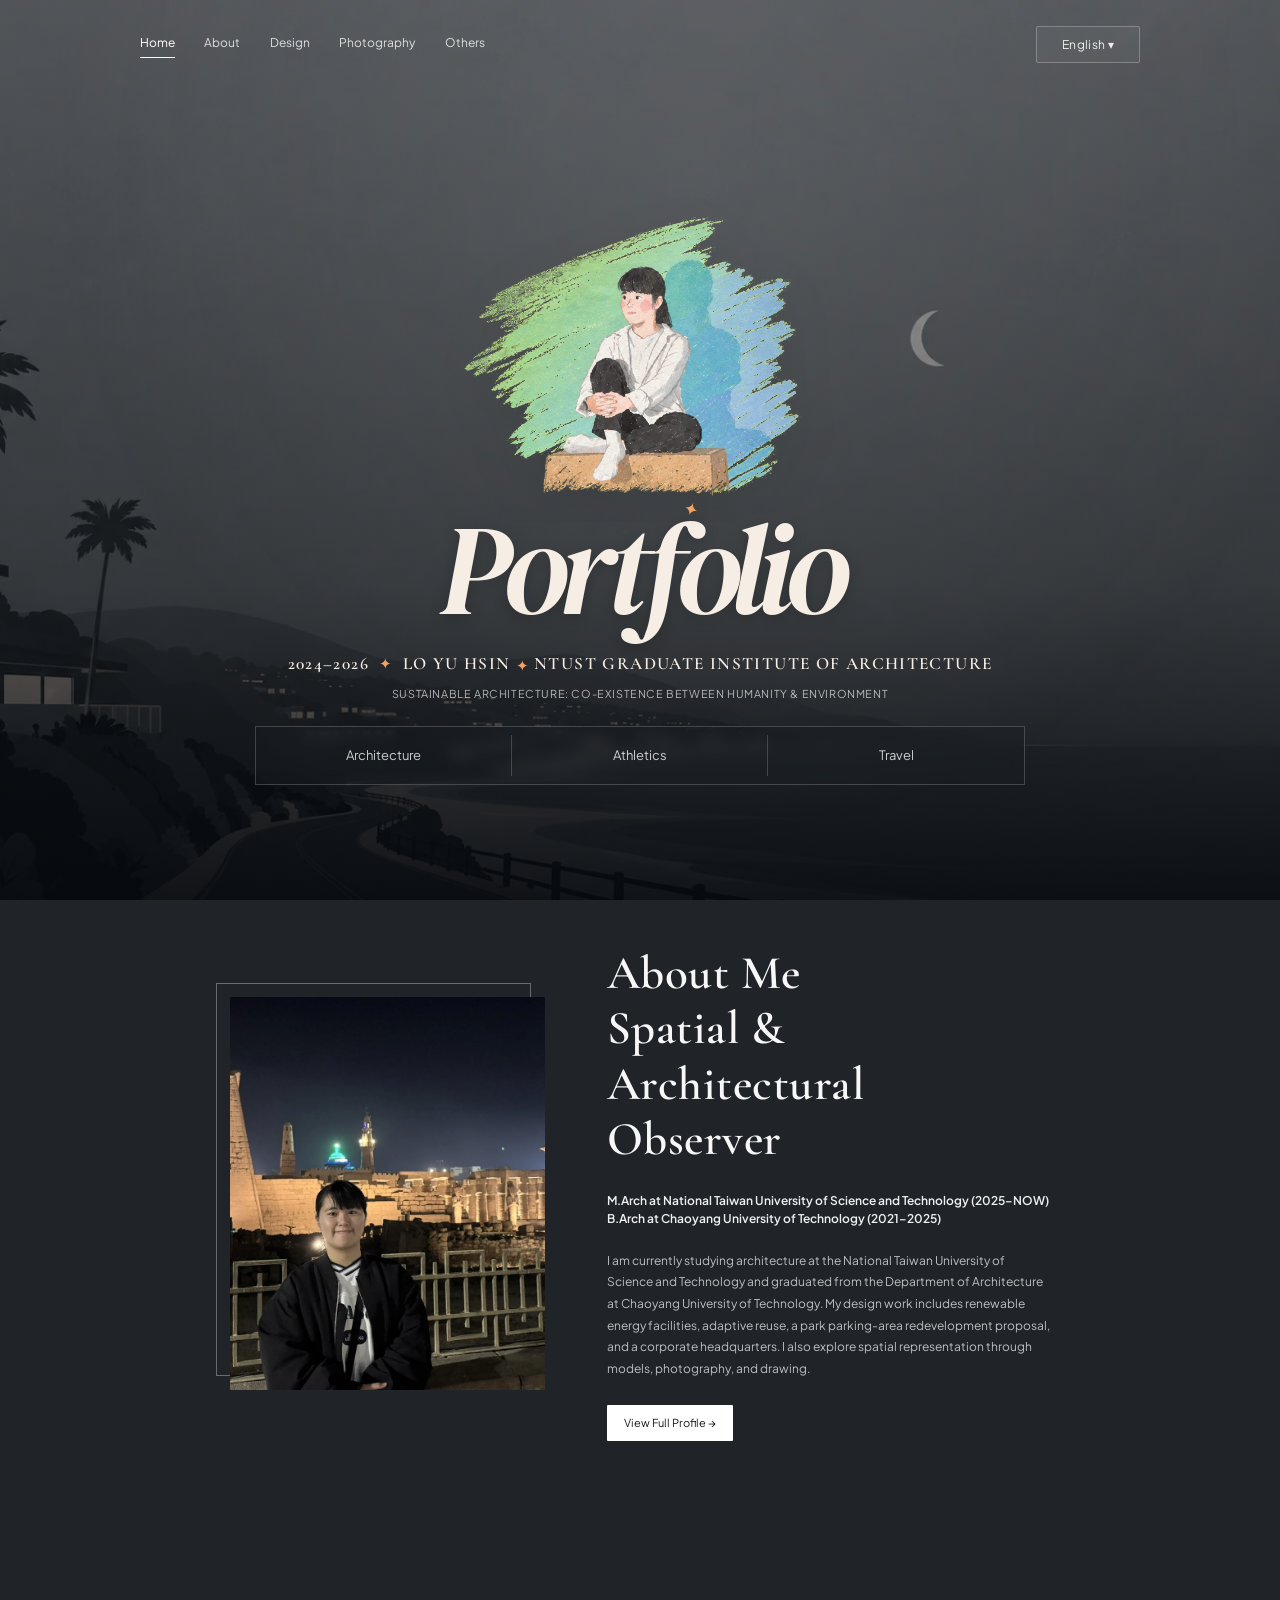
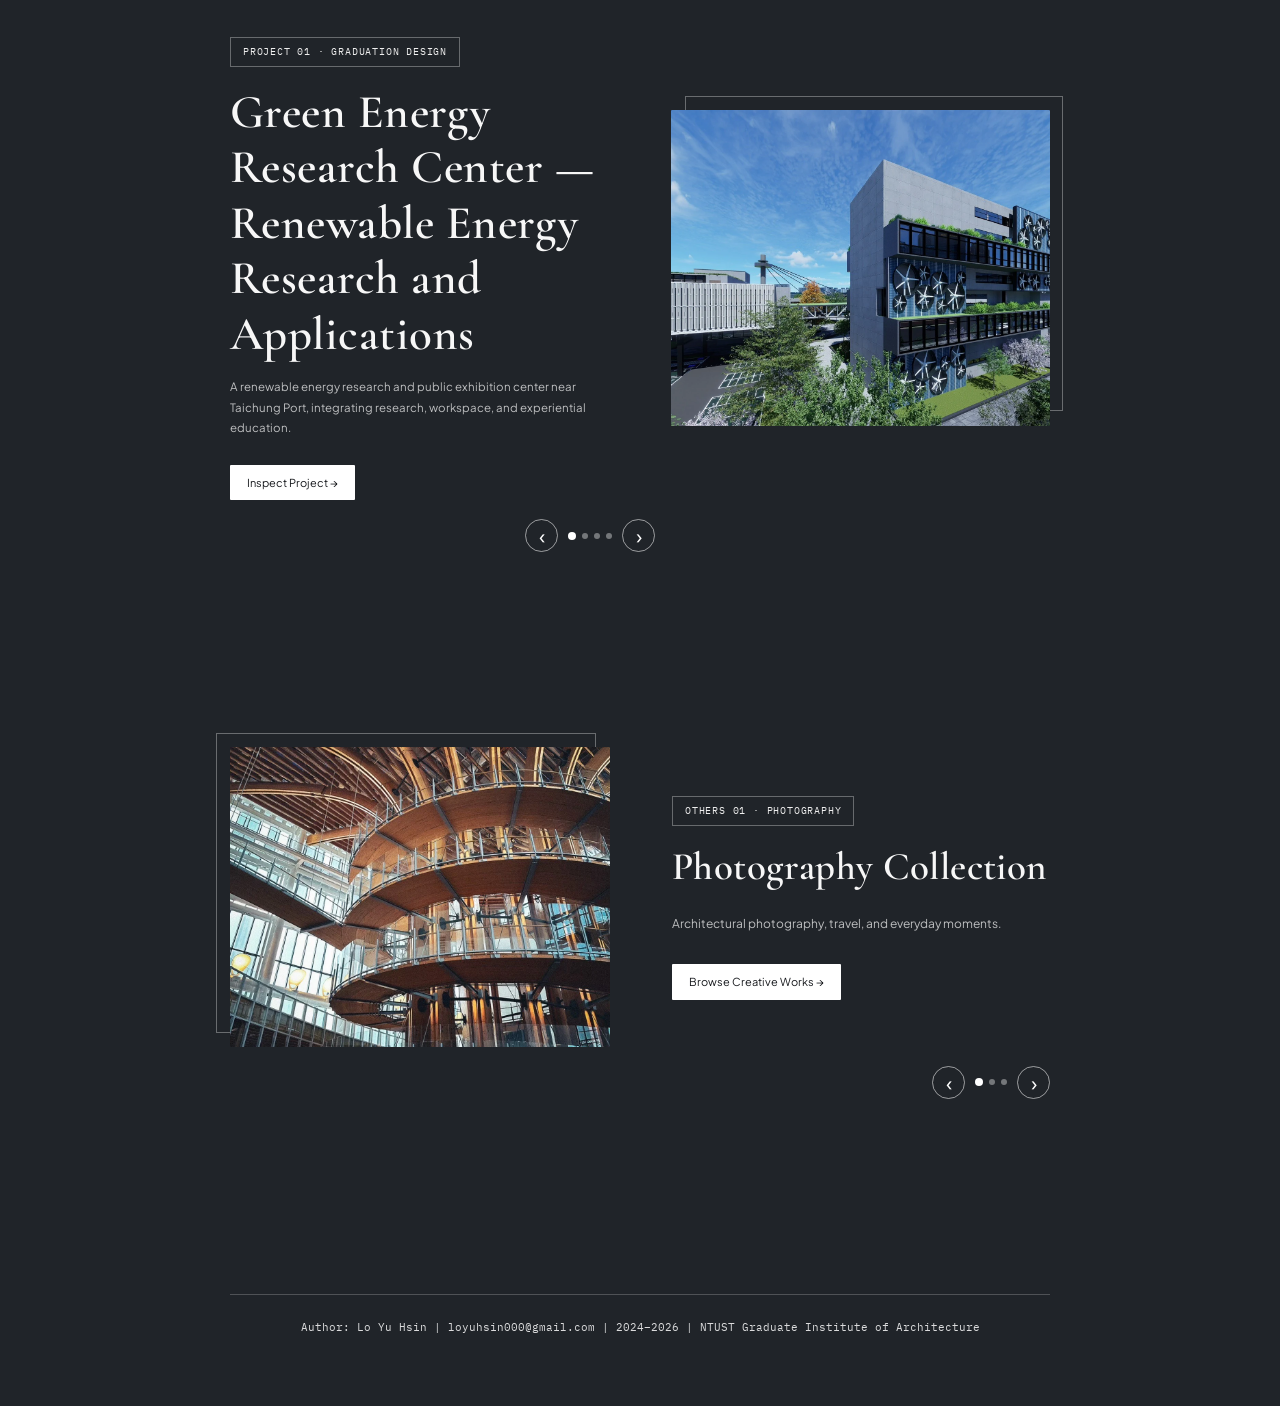
<file: index.html>
<!DOCTYPE html>

<html lang="en">
<head>
<meta charset="utf-8"/>
<meta content="width=device-width, initial-scale=1" name="viewport"/>
<meta content="Architecture graduate student portfolio — design, photography, models, and drawing." name="description"/>
<title>
   Portfolio — LO YU HSIN
  </title>
<link href="https://fonts.googleapis.com" rel="preconnect"/>
<link crossorigin="" href="https://fonts.gstatic.com" rel="preconnect"/>
<link href="https://fonts.googleapis.com/css2?family=Cormorant+Garamond:ital,wght@0,400;0,500;0,600;1,400;1,500&amp;family=Noto+Serif+TC:wght@400;500;600&amp;family=DM+Serif+Display:ital@0;1&amp;family=Plus+Jakarta+Sans:wght@300;400;500;600&amp;family=IBM+Plex+Mono:wght@400;500&amp;display=swap" rel="stylesheet"/>
<link href="./css/style.css" rel="stylesheet"/>
<script defer="" src="./js/content.js">
</script>
<script defer="" src="./js/language.js">
</script>
<script defer="" src="./js/menu.js">
</script>
<script defer="" src="./js/carousel.js">
</script>
<script defer="" src="./js/image-guard.js"></script></head>
<body class="home-v3 site-v4" data-page="index.html" id="top">
<div aria-hidden="true" class="global-ambient">
</div>
<header class="site-header">
<div class="header-shell">
<button aria-controls="primary-navigation" aria-expanded="false" aria-label="Toggle menu" class="mobile-menu-toggle" type="button">
     ☰
    </button>
<nav aria-label="Primary navigation" class="primary-nav" id="primary-navigation">
<a class="nav-link active" data-i18n="nav.home" href="./index.html">
      Home
     </a>
<a class="nav-link" data-i18n="nav.about" href="./about.html">
      About
     </a>
<a class="nav-link" data-i18n="nav.design" href="./projects.html">
      Design
     </a>
<a class="nav-link" data-i18n="nav.photo" href="./photography.html">
      Photography
     </a>
<a class="nav-link" data-i18n="nav.other" href="./other.html">
      Others
     </a>
</nav>
<button aria-label="Choose language" class="lang-switch" type="button">English ▾</button>
</div>
</header>
<main class="home-editorial" id="main-content">
<section aria-labelledby="home-portfolio-title" class="ed-hero">
<a aria-label="About Me — View full profile" class="hero-art-link" href="./about.html"><img alt="Hand-painted seated figure against a green and blue brushstroke" class="ed-hero-art" fetchpriority="high" src="./assets/images/hero/visual-01.webp"/></a>
<h1 class="ed-wordmark" id="home-portfolio-title">
     Portfolio
     <span aria-hidden="true" class="ed-wordstar">
      ✦
     </span>
</h1>
<p class="ed-identity">
<span>
      2024–2026
     </span>
<b aria-hidden="true">
      ✦
     </b>
<span data-i18n="home.identity">
      LO YU HSIN <span class="identity-star" aria-hidden="true">✦</span> NTUST GRADUATE INSTITUTE OF ARCHITECTURE
     </span>
</p>
<p class="ed-statement" data-i18n="hero.quote">
     SUSTAINABLE ARCHITECTURE: CO-EXISTENCE BETWEEN HUMANITY &amp; ENVIRONMENT
    </p>
<nav aria-label="Explore featured content" class="ed-hero-links">
<a data-i18n="bar.design" href="./projects.html">
      Architecture
     </a>
<a data-i18n="bar.sports" href="./sports.html">
      Athletics
     </a>
<a data-i18n="bar.travel" href="./travel.html">
      Travel
     </a>
</nav>
</section>
<section aria-labelledby="home-about-title" class="ed-section ed-about" id="about-preview">
<a class="editorial-visual about-visual" href="./about.html">
<span class="editorial-image-clip"><img alt="LO YU HSIN portrait at night near historic architecture" loading="lazy" src="./assets/images/hero/visual-02.webp"/></span>
</a>
<div class="editorial-copy">
<h2 data-i18n="about.heading" id="home-about-title">
      About Me
Spatial &amp; Architectural Observer
     </h2>
<p class="ed-education" data-i18n="about.sub">
      M.Arch at National Taiwan University of Science and Technology (2025–NOW)
B.Arch at Chaoyang University of Technology (2021–2025)
     </p>
<p data-i18n="about.desc">
      I am currently studying architecture at the National Taiwan University of Science and Technology and graduated from the Department of Architecture at Chaoyang University of Technology. My design work includes renewable energy facilities, adaptive reuse, a park parking-area redevelopment proposal, and a corporate headquarters. I also explore spatial representation through models, photography, and drawing.
     </p>
<a class="ed-button" data-i18n="btn.view_full_about" href="./about.html">
      View Full Profile →
     </a>
</div>
</section>
<section aria-label="Featured design projects" class="ed-section ed-design" id="design-preview">
<div aria-label="Four architecture projects" class="ed-carousel" data-carousel="" data-count="4">
<article aria-label="Project 1 of 4" class="editorial-slide project-preview-slide" data-slide="">
<div class="editorial-copy project-copy">
<span class="ed-tag" data-i18n="home.project.tag1">
        PROJECT 01 · ARCHITECTURAL DESIGN
       </span>
<h2 data-project-field="thesis:title">
        Green Energy Research Center — Renewable Energy Research and Applications
       </h2>
<p data-project-field="thesis:desc">
        A renewable energy research and public exhibition center near Taichung Port, integrating research, workspace, and experiential education.
       </p>
<div class="ed-actions">
<a class="ed-button" data-i18n="btn.view_project" href="./project-01.html">
         View Project Details →
        </a>
</div>
</div>
<a aria-label="View project 1" class="editorial-visual design-visual" href="./project-01.html">
<span class="editorial-image-clip"><img alt="Green Energy Research Center — Renewable Energy Research and Applications" loading="lazy" src="./assets/images/projects/project-01/cover-01.webp"/></span>
</a>
</article>
<article aria-label="Project 2 of 4" class="editorial-slide project-preview-slide" data-slide="" hidden="">
<div class="editorial-copy project-copy">
<span class="ed-tag" data-i18n="home.project.tag2">
        PROJECT 02 · ARCHITECTURAL DESIGN
       </span>
<h2 data-project-field="p1:title">
        Time-Space Station — Dali Tobacco Plant
       </h2>
<p data-project-field="p1:desc">
        An adaptive reuse proposal for the historical Taichung Tobacco Plant. Inspired by Dali’s historical name "Dali-Yi" (wooden mooring stakes).
       </p>
<div class="ed-actions">
<a class="ed-button" data-i18n="btn.view_project" href="./project-02.html">
         View Project Details →
        </a>
</div>
</div>
<a aria-label="View project 2" class="editorial-visual design-visual" href="./project-02.html">
<span class="editorial-image-clip"><img alt="Time-Space Station — Dali Tobacco Plant" loading="lazy" src="./assets/images/projects/project-02/cover-01.webp"/></span>
</a>
</article>
<article aria-label="Project 3 of 4" class="editorial-slide project-preview-slide" data-slide="" hidden="">
<div class="editorial-copy project-copy">
<span class="ed-tag" data-i18n="home.project.tag3">
        PROJECT 03 · ARCHITECTURAL DESIGN
       </span>
<h2 data-project-field="p2:title">
        Breathing Coastline — Anping Vision Pavilion
       </h2>
<p data-project-field="p2:desc">
        Located at Lin Mo-Niang Park by Anping Harbor, Tainan. Elevated ground-floor brick arches capture sea breezes into a central thermal chimney atrium.
       </p>
<div class="ed-actions">
<a class="ed-button" data-i18n="btn.view_project" href="./project-03.html">
         View Project Details →
        </a>
</div>
</div>
<a aria-label="View project 3" class="editorial-visual design-visual" href="./project-03.html">
<span class="editorial-image-clip"><img alt="Breathing Coastline — Anping Vision Pavilion" loading="lazy" src="./assets/images/projects/project-03/cover-01.webp"/></span>
</a>
</article>
<article aria-label="Project 4 of 4" class="editorial-slide project-preview-slide" data-slide="" hidden="">
<div class="editorial-copy project-copy">
<span class="ed-tag" data-i18n="home.project.tag4">
        PROJECT 04 · ARCHITECTURAL DESIGN
       </span>
<h2 data-project-field="p3:title">
        The Bright Future — Unilever Headquarters
       </h2>
<p data-project-field="p3:desc">
        A 3-person collaborative corporate headquarters in Taichung. Massing is split along solar trajectories into twin towers linked by cantilevered Green Boxes.
       </p>
<div class="ed-actions">
<a class="ed-button" data-i18n="btn.view_project" href="./project-04.html">
         View Project Details →
        </a>
</div>
</div>
<a aria-label="View project 4" class="editorial-visual design-visual" href="./project-04.html">
<span class="editorial-image-clip"><img alt="The Bright Future — Unilever Headquarters" loading="lazy" src="./assets/images/projects/project-04/cover-01.webp"/></span>
</a>
</article>
<div class="ed-carousel-controls">
<button aria-label="Previous project" class="ed-circle" data-prev="" type="button">
       ‹
      </button>
<div class="ed-dots" data-dots="">
</div>
<button aria-label="Next project" class="ed-circle" data-next="" type="button">
       ›
      </button>
</div>
</div>
</section>
<section aria-label="Photography, architectural models and paintings" class="ed-section ed-photo" id="photography-preview">
<div aria-label="Three categories of creative works" class="ed-photo-carousel" data-carousel="" data-count="3">
<article aria-label="Photography — 1 of 3" class="photo-slide ed-other-slide" data-slide="">
<a aria-label="Open Photography Collection" class="editorial-visual photo-visual" href="./photography.html">
<span class="editorial-image-clip"><img alt="Architectural interior photographed through its timber structure" loading="lazy" src="./assets/images/photography/photo-01.webp"/></span>
</a>
<div class="editorial-copy photo-copy">
<span class="ed-tag" data-i18n="home.collection.photo.tag">OTHERS 01 · PHOTOGRAPHY</span>
<h2 data-i18n="home.collection.photo.title" id="home-photography-title">Photography Collection</h2>
<p data-i18n="home.collection.photo.desc">Architecture, travel, and everyday moments captured through the lens.</p>
<a class="ed-button" data-i18n="btn.view_all_others" href="./photography.html">Explore Other Works →</a>
</div>
</article>
<article aria-label="Architectural Models — 2 of 3" class="photo-slide ed-other-slide" data-slide="" hidden="">
<a aria-label="Open architectural models" class="editorial-visual photo-visual" href="./other.html#section-models">
<span class="editorial-image-clip"><img alt="Architectural model of twin residential towers" loading="lazy" src="./assets/images/other/models/model-08.webp"/></span>
</a>
<div class="editorial-copy photo-copy">
<span class="ed-tag" data-i18n="home.collection.models.tag">OTHERS 02 · ARCHITECTURAL MODELS</span>
<h2 data-i18n="home.collection.models.title">Architectural Models</h2>
<p data-i18n="home.collection.models.desc">Physical architectural models exploring housing, timber construction, and spatial form.</p>
<a class="ed-button" data-i18n="btn.view_all_others" href="./other.html#section-models">Explore Other Works →</a>
</div>
</article>
<article aria-label="Paintings — 3 of 3" class="photo-slide ed-other-slide" data-slide="" hidden="">
<a aria-label="Open painting and artwork section" class="editorial-visual photo-visual" href="./other.html#section-paintings">
<span class="editorial-image-clip"><img alt="Colorful hand-painted imaginative sea turtle illustration" loading="lazy" src="./assets/images/other/paintings/artwork-01.webp"/></span>
</a>
<div class="editorial-copy photo-copy">
<span class="ed-tag" data-i18n="home.collection.paintings.tag">OTHERS 03 · PAINTINGS</span>
<h2 data-i18n="home.collection.paintings.title">Paintings &amp; Artwork</h2>
<p data-i18n="home.collection.paintings.desc">Watercolor, illustration, sketching and colored artworks.</p>
<a class="ed-button" data-i18n="btn.view_all_others" href="./other.html#section-paintings">Explore Other Works →</a>
</div>
</article>
<div aria-label="Collection carousel controls" class="ed-carousel-controls">
<button aria-label="Previous collection" class="ed-circle" data-prev="" type="button">‹</button>
<div class="ed-dots" data-dots=""></div>
<button aria-label="Next collection" class="ed-circle" data-next="" type="button">›</button>
</div>
</div>
</section>
</main>
<footer class="site-footer"><p><span data-i18n="footer.authorlabel">Author: </span><span data-i18n="extra.author">Lo Yu Hsin</span>  |  <a href="mailto:loyuhsin000@gmail.com">loyuhsin000@gmail.com</a>  |  2024–2026  |  <span data-i18n="footer.school">NTUST Graduate Institute of Architecture</span></p></footer>
</body>
</html>
</file>
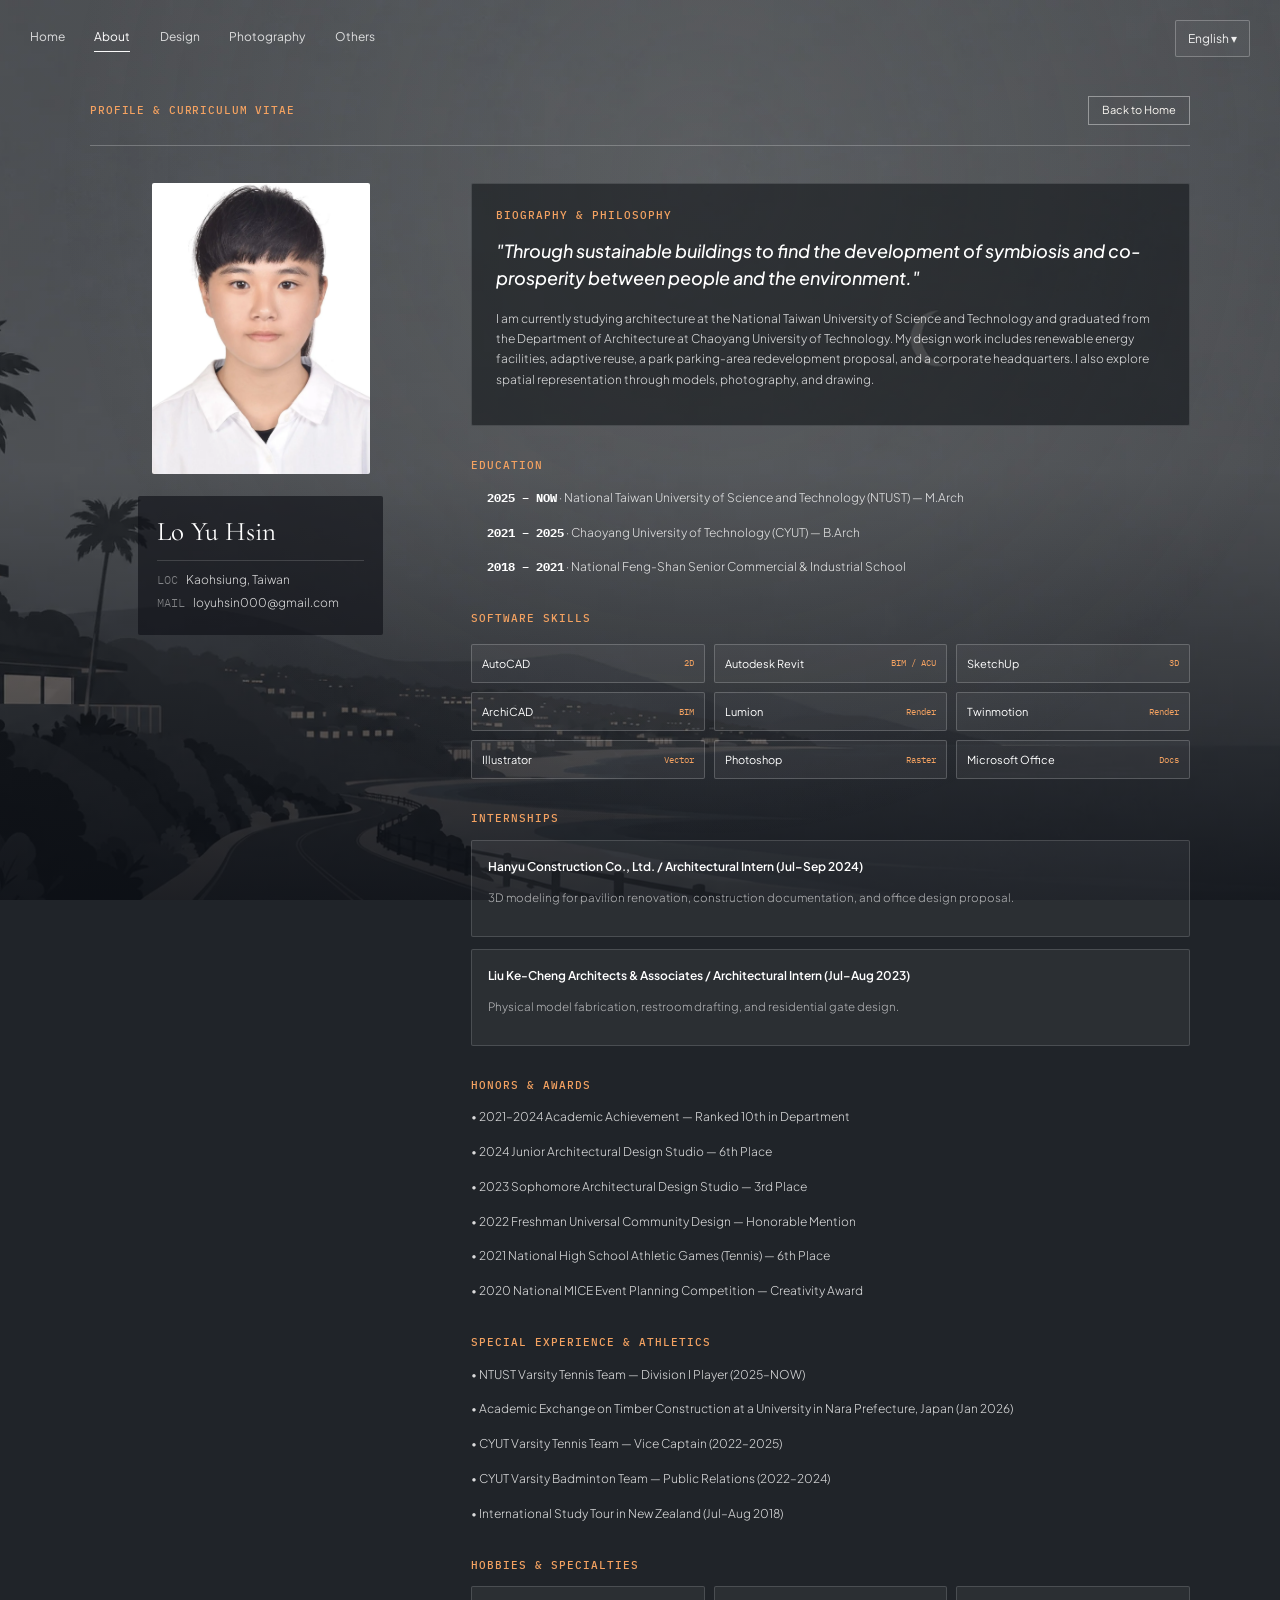
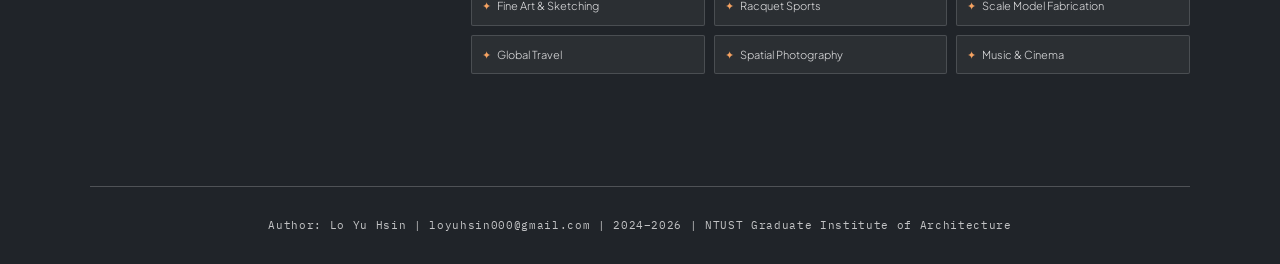
<file: about.html>
<!DOCTYPE html>

<html lang="en"><head><meta charset="utf-8"/><meta content="width=device-width,initial-scale=1" name="viewport"/><meta content="Architecture portfolio" name="description"/><title>About Me — LO YU HSIN</title><link href="https://fonts.googleapis.com" rel="preconnect"/><link crossorigin="" href="https://fonts.gstatic.com" rel="preconnect"/><link href="https://fonts.googleapis.com/css2?family=Cormorant+Garamond:ital,wght@0,400;0,500;0,600;1,400;1,500&amp;family=Noto+Serif+TC:wght@400;500;600&amp;family=DM+Serif+Display:ital@0;1&amp;family=Plus+Jakarta+Sans:wght@300;400;500;600&amp;family=IBM+Plex+Mono:wght@400;500&amp;display=swap" rel="stylesheet"/><link href="./css/style.css" rel="stylesheet"/><script defer="" src="./js/content.js"></script><script defer="" src="./js/language.js"></script><script defer="" src="./js/menu.js"></script><script defer="" src="./js/image-guard.js"></script></head><body class="site-v4" data-page="about.html" id="top"><div aria-hidden="true" class="global-ambient"></div><header class="site-header"><div class="header-shell"><button aria-controls="primary-navigation" aria-expanded="false" aria-label="Toggle menu" class="mobile-menu-toggle" type="button">☰</button><nav aria-label="Primary navigation" class="primary-nav" id="primary-navigation"><a class="nav-link" data-i18n="nav.home" href="./index.html">Home</a><a class="nav-link active" data-i18n="nav.about" href="./about.html">About</a><a class="nav-link" data-i18n="nav.design" href="./projects.html">Design</a><a class="nav-link" data-i18n="nav.photo" href="./photography.html">Photography</a><a class="nav-link" data-i18n="nav.other" href="./other.html">Others</a></nav><button aria-label="Choose language" class="lang-switch" type="button">English ▾</button></div></header><main class="site-main detail-page-main" id="main-content"><div class="detail-about" id="view-about">
<div class="inner-page-bar">
<span class="inner-eyebrow" data-i18n="view.about_header">PROFILE &amp; CURRICULUM VITAE</span>
<a class="small-outline-button" data-i18n="btn.back_home" href="./index.html" style="text-decoration:none;display:inline-block;">Back to Home</a>
</div>
<div class="layout-049">
<div class="layout-050">
<div class="ref-frame-left layout-051">
<div class="layout-052">
<img alt="羅鈺欣白底證件照 / Original portrait" class="layout-053" decoding="async" loading="lazy" src="./assets/images/about/portrait-01.webp"/>
</div>
</div>
<div class="layout-054">
<h1 class="layout-017" data-i18n="extra.48" id="about-identity-name">Lo Yu Hsin</h1>
<div class="layout-055">
<p><span class="layout-056">LOC</span><span data-i18n="extra.kaohsiung">Kaohsiung, Taiwan</span></p>
<p><span class="layout-056">MAIL</span>loyuhsin000@gmail.com</p>
</div>
</div>
</div>
<div class="layout-057">
<!-- 1. 個人自傳與理念 BIOGRAPHY -->
<div class="layout-058">
<h3 class="layout-059" data-i18n="cv.bio_title">BIOGRAPHY &amp; PHILOSOPHY</h3>
<p class="layout-060" data-i18n="cv.bio_quote">"Through sustainable buildings to find the development of symbiosis and co-prosperity between people and the environment."</p>
<p class="layout-061" data-i18n="about.desc">I am currently studying architecture at the National Taiwan University of Science and Technology and graduated from the Department of Architecture at Chaoyang University of Technology. My design work includes renewable energy facilities, adaptive reuse, a park parking-area redevelopment proposal, and a corporate headquarters. I also explore spatial representation through models, photography, and drawing.</p>
</div>
<!-- 2. 學歷背景 EDUCATION -->
<div class="layout-013">
<h3 class="layout-059" data-i18n="cv.edu_title">EDUCATION</h3>
<div class="layout-062">
<p><strong class="layout-063">2025 – NOW</strong> · <span data-i18n="cv.edu1_sch">National Taiwan University of Science and Technology (NTUST) — M.Arch</span></p>
<p><strong class="layout-063">2021 – 2025</strong> · <span data-i18n="cv.edu2_sch">Chaoyang University of Technology (CYUT) — B.Arch</span></p>
<p><strong class="layout-063">2018 – 2021</strong> · <span data-i18n="cv.edu3_sch">National Feng-Shan Senior Commercial &amp; Industrial School</span></p>
</div>
</div>
<!-- 3. 軟體 SOFTWARE SKILLS -->
<div class="layout-013">
<h3 class="layout-059" data-i18n="cv.soft_title">SOFTWARE SKILLS</h3>
<div class="layout-064">
<div class="layout-065"><span>AutoCAD</span><span class="layout-066">2D</span></div>
<div class="layout-065"><span>Autodesk Revit</span><span class="layout-066">BIM / ACU</span></div>
<div class="layout-065"><span>SketchUp</span><span class="layout-066">3D</span></div>
<div class="layout-065"><span>ArchiCAD</span><span class="layout-066">BIM</span></div>
<div class="layout-065"><span>Lumion</span><span class="layout-066">Render</span></div>
<div class="layout-065"><span>Twinmotion</span><span class="layout-066">Render</span></div>
<div class="layout-065"><span>Illustrator</span><span class="layout-066">Vector</span></div>
<div class="layout-065"><span>Photoshop</span><span class="layout-066">Raster</span></div>
<div class="layout-065"><span>Microsoft Office</span><span class="layout-066">Docs</span></div>
</div>
</div>
<!-- 4. 實習經歷 INTERNSHIPS -->
<div class="layout-013">
<h3 class="layout-059" data-i18n="cv.exp_title">INTERNSHIPS</h3>
<div class="layout-067">
<div class="layout-068">
<p class="layout-069" data-i18n="cv.exp1_co">Hanyu Construction Co., Ltd. / Architectural Intern (Jul–Sep 2024)</p>
<p class="layout-070" data-i18n="cv.exp1_desc">3D modeling for pavilion renovation, construction documentation, and office design proposal.</p>
</div>
<div class="layout-068">
<p class="layout-069" data-i18n="cv.exp2_co">Liu Ke-Cheng Architects &amp; Associates / Architectural Intern (Jul–Aug 2023)</p>
<p class="layout-070" data-i18n="cv.exp2_desc">Physical model fabrication, restroom drafting, and residential gate design.</p>
</div>
</div>
</div>
<!-- 5. 得獎榮譽 HONORS & AWARDS -->
<div class="layout-013">
<h3 class="layout-059" data-i18n="cv.awd_title">HONORS &amp; AWARDS</h3>
<div class="layout-071">
<p data-i18n="cv.awd1">• 2021–2024 Academic Achievement — Ranked 10th in Department</p>
<p data-i18n="cv.awd2">• 2024 Junior Architectural Design Studio — 6th Place</p>
<p data-i18n="cv.awd3">• 2023 Sophomore Architectural Design Studio — 3rd Place</p>
<p data-i18n="cv.awd4">• 2022 Freshman Universal Community Design — Honorable Mention</p>
<p data-i18n="cv.awd5">• 2021 National High School Athletic Games (Tennis) — 6th Place</p>
<p data-i18n="cv.awd6">• 2020 National MICE Event Planning Competition — Creativity Award</p>
</div>
</div>
<!-- 6. 特殊與校隊經歷 SPECIAL EXPERIENCE & ATHLETICS -->
<div class="layout-013">
<h3 class="layout-059" data-i18n="cv.ath_title">SPECIAL EXPERIENCE &amp; ATHLETICS</h3>
<div class="layout-071">
<p data-i18n="cv.ath1">• NTUST Varsity Tennis Team — Division I Player (2025–NOW)</p>
<p data-i18n="cv.nara">• Academic Exchange on Timber Construction at a University in Nara Prefecture, Japan (Jan 2026)</p>
<p data-i18n="cv.ath2">• CYUT Varsity Tennis Team — Vice Captain (2022–2025)</p>
<p data-i18n="cv.ath3">• CYUT Varsity Badminton Team — Public Relations (2022–2024)</p>
<p data-i18n="cv.ath4">• International Study Tour in New Zealand (Jul–Aug 2018)</p>
</div>
</div>
<!-- 7. 興趣與專長 HOBBIES & SPECIALTIES -->
<div class="layout-013">
<h3 class="layout-059" data-i18n="cv.hobby_title">HOBBIES &amp; SPECIALTIES</h3>
<div class="layout-072">
<div class="layout-073"><span class="layout-074">✦</span><span data-i18n="cv.hob1">Fine Art &amp; Sketching</span></div>
<div class="layout-073"><span class="layout-074">✦</span><span data-i18n="cv.hob2">Racquet Sports</span></div>
<div class="layout-073"><span class="layout-074">✦</span><span data-i18n="cv.hob3">Scale Model Fabrication</span></div>
<div class="layout-073"><span class="layout-074">✦</span><span data-i18n="cv.hob4">Global Travel</span></div>
<div class="layout-073"><span class="layout-074">✦</span><span data-i18n="cv.hob5">Spatial Photography</span></div>
<div class="layout-073"><span class="layout-074">✦</span><span data-i18n="cv.hob6">Music &amp; Cinema</span></div>
</div>
</div>
</div>
</div>
</div></main><footer class="site-footer"><p><span data-i18n="footer.authorlabel">Author: </span><span data-i18n="extra.author">Lo Yu Hsin</span>  |  <a href="mailto:loyuhsin000@gmail.com">loyuhsin000@gmail.com</a>  |  2024–2026  |  <span data-i18n="footer.school">NTUST Graduate Institute of Architecture</span></p></footer></body></html>
</file>
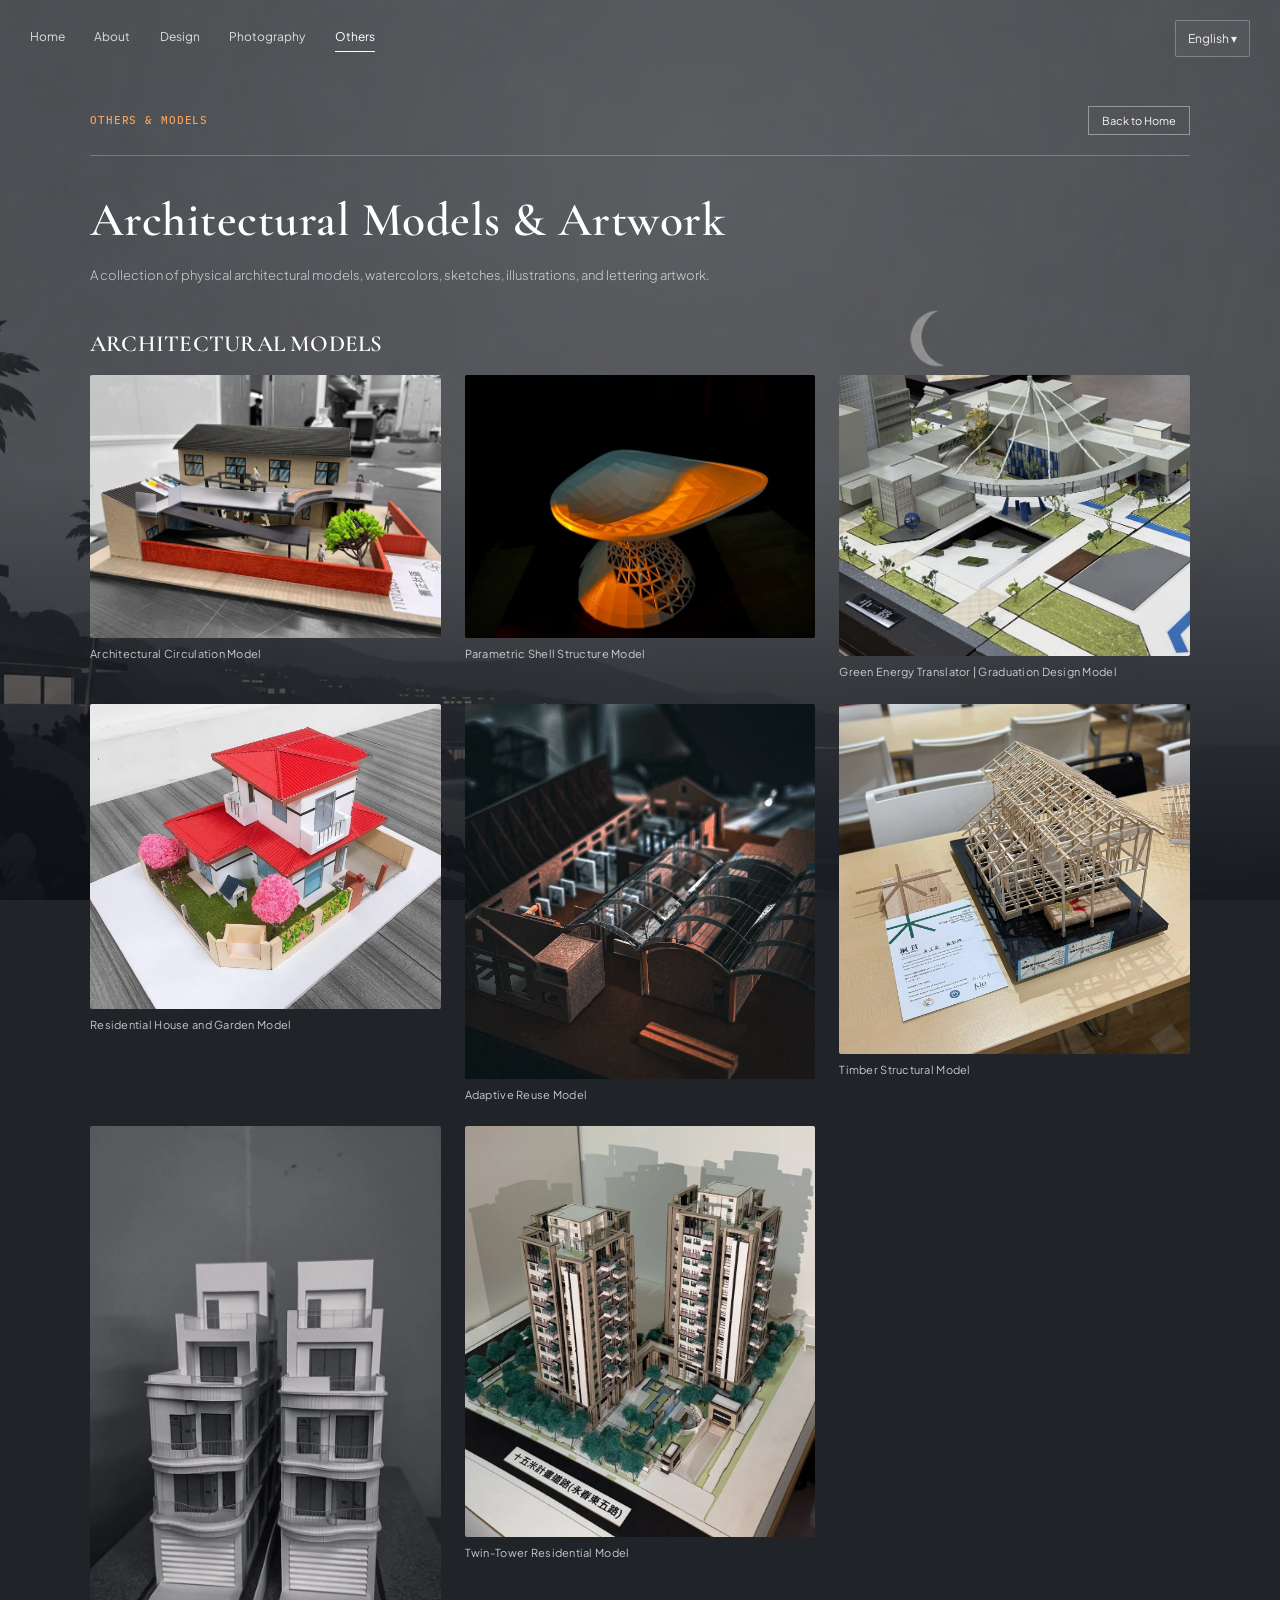
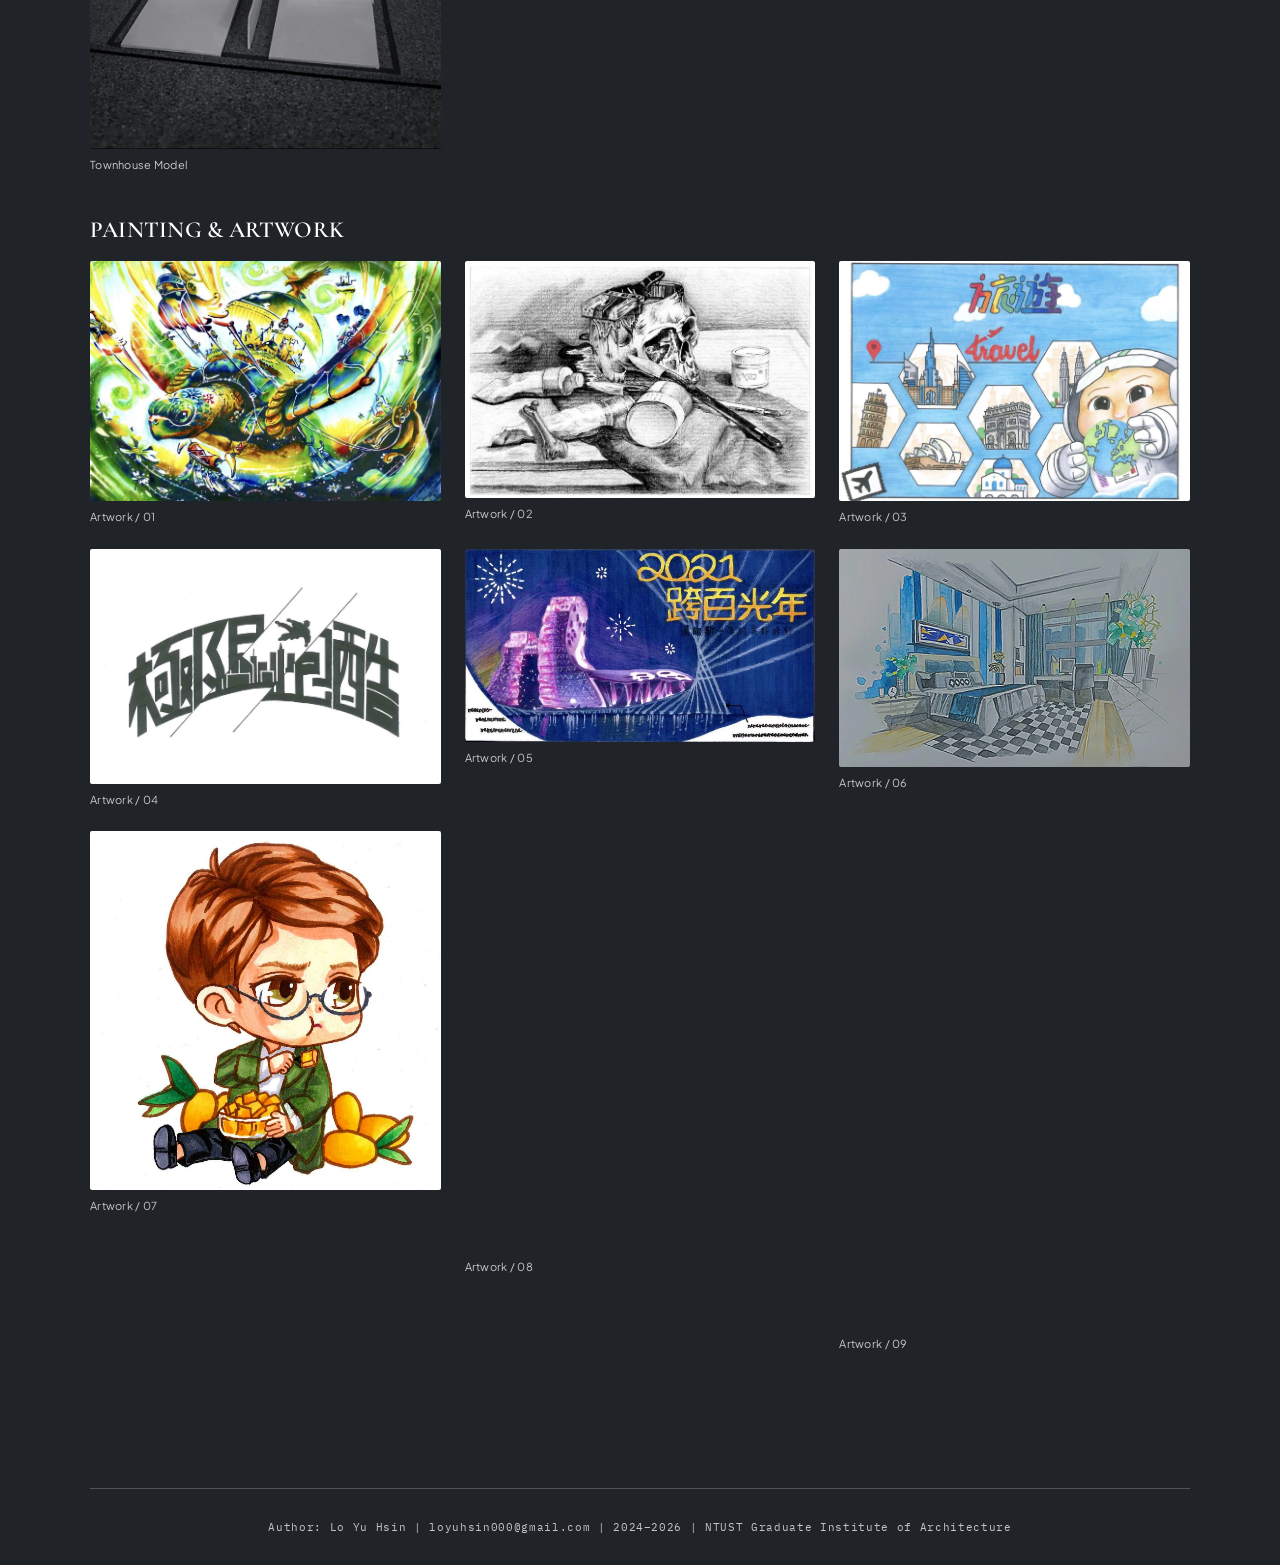
<file: other.html>
<!DOCTYPE html>

<html lang="en"><head><meta charset="utf-8"/><meta content="width=device-width,initial-scale=1" name="viewport"/><meta content="Architecture portfolio" name="description"/><title>Architectural Models &amp; Artwork | LO YU HSIN</title><link href="https://fonts.googleapis.com" rel="preconnect"/><link crossorigin="" href="https://fonts.gstatic.com" rel="preconnect"/><link href="https://fonts.googleapis.com/css2?family=Cormorant+Garamond:ital,wght@0,400;0,500;0,600;1,400;1,500&amp;family=Noto+Serif+TC:wght@400;500;600&amp;family=DM+Serif+Display:ital@0;1&amp;family=Plus+Jakarta+Sans:wght@300;400;500;600&amp;family=IBM+Plex+Mono:wght@400;500&amp;display=swap" rel="stylesheet"/><link href="./css/style.css" rel="stylesheet"/><script defer="" src="./js/content.js"></script><script defer="" src="./js/language.js"></script><script defer="" src="./js/menu.js"></script><script defer="" src="./js/image-guard.js"></script></head><body class="site-v4" data-page="other.html" id="top"><div aria-hidden="true" class="global-ambient"></div><header class="site-header"><div class="header-shell"><button aria-controls="primary-navigation" aria-expanded="false" aria-label="Toggle menu" class="mobile-menu-toggle" type="button">☰</button><nav aria-label="Primary navigation" class="primary-nav" id="primary-navigation"><a class="nav-link" data-i18n="nav.home" href="./index.html">Home</a><a class="nav-link" data-i18n="nav.about" href="./about.html">About</a><a class="nav-link" data-i18n="nav.design" href="./projects.html">Design</a><a class="nav-link" data-i18n="nav.photo" href="./photography.html">Photography</a><a class="nav-link active" data-i18n="nav.other" href="./other.html">Others</a></nav><button aria-label="Choose language" class="lang-switch" type="button">English ▾</button></div></header><main class="site-main detail-page-main" id="main-content"><div class="other-collection" id="view-other">
<div class="inner-page-bar">
<span class="inner-eyebrow">OTHERS &amp; MODELS</span>
<a class="small-outline-button" data-i18n="btn.back_home" href="./index.html">Back to Home</a>
</div>
<div class="layout-013">
<h1 class="layout-014" data-i18n="p4.title">Architectural Models &amp; Artwork</h1>
<p class="layout-015" data-i18n="p4.desc">A collection of physical architectural models, watercolors, sketches, illustrations, and lettering artwork.</p>
</div>
<section class="layout-016" id="section-models"><h3 class="layout-017" data-i18n="extra.30">ARCHITECTURAL MODELS</h3><div class="works-sorted-gallery"><div class="works-ratio-row" style="--row-img-height:235px;--work-cols:3"><figure class="portfolio-image-card layout-018"><div class="works-photo-frame"><img alt="建築空間與動線模型" class="layout-019" decoding="async" height="1088" loading="lazy" src="./assets/images/other/models/model-01.webp" width="1450"/></div><figcaption class="layout-020" data-i18n="extra.32">Architectural Circulation Model</figcaption></figure><figure class="portfolio-image-card layout-018"><div class="works-photo-frame"><img alt="參數化曲面結構模型" class="layout-019" decoding="async" height="1088" loading="lazy" src="./assets/images/other/models/model-02.webp" width="1450"/></div><figcaption class="layout-020" data-i18n="extra.36">Parametric Shell Structure Model</figcaption></figure><figure class="portfolio-image-card layout-018"><div class="works-photo-frame"><img alt="綠能翻譯機畢業設計建築實體模型" class="layout-019" decoding="async" height="1362" loading="lazy" src="./assets/images/other/models/model-03.webp" width="1700"/></div><figcaption class="layout-020" data-i18n="extra.model8">Green Energy Translator | Graduation Design Model</figcaption></figure></div><div class="works-ratio-row" style="--row-img-height:260px;--work-cols:3"><figure class="portfolio-image-card layout-018"><div class="works-photo-frame"><img alt="住宅建築與庭園模型" class="layout-019" decoding="async" height="1108" loading="lazy" src="./assets/images/other/models/model-04.webp" width="1274"/></div><figcaption class="layout-020" data-i18n="extra.33">Residential House and Garden Model</figcaption></figure><figure class="portfolio-image-card layout-018"><div class="works-photo-frame"><img alt="歷史建築與空間再利用模型" class="layout-019" decoding="async" height="1323" loading="lazy" src="./assets/images/other/models/model-05.webp" width="1237"/></div><figcaption class="layout-020" data-i18n="extra.35">Adaptive Reuse Model</figcaption></figure><figure class="portfolio-image-card layout-018"><div class="works-photo-frame"><img alt="木構造結構模型" class="layout-019" decoding="async" height="1280" loading="lazy" src="./assets/images/other/models/model-06.webp" width="1280"/></div><figcaption class="layout-020" data-i18n="extra.38">Timber Structural Model</figcaption></figure></div><div class="works-ratio-row model-equal-height-row" style="--work-cols:2"><figure class="portfolio-image-card layout-018"><div class="works-photo-frame"><img alt="連棟住宅建築模型" class="layout-019" decoding="async" height="1450" loading="lazy" src="./assets/images/other/models/model-07.webp" width="816"/></div><figcaption class="layout-020" data-i18n="extra.34">Townhouse Model</figcaption></figure><figure class="portfolio-image-card layout-018"><div class="works-photo-frame"><img alt="集合住宅雙塔模型" class="layout-019" decoding="async" height="1125" loading="lazy" src="./assets/images/other/models/model-08.webp" width="960"/></div><figcaption class="layout-020" data-i18n="extra.37">Twin-Tower Residential Model</figcaption></figure></div></div></section><section class="layout-021" id="section-paintings"><h3 class="layout-017" data-i18n="extra.31">PAINTING &amp; ARTWORK</h3><div class="works-sorted-gallery"><div class="works-ratio-row" style="--row-img-height:245px;--work-cols:3"><figure class="portfolio-image-card layout-018"><div class="works-photo-frame"><img alt="繪畫作品 / 01" class="layout-019" decoding="async" height="993" loading="lazy" src="./assets/images/other/paintings/artwork-01.webp" width="1450"/></div><figcaption class="layout-020" data-i18n="extra.paint01">Artwork / 01</figcaption></figure><figure class="portfolio-image-card layout-018"><div class="works-photo-frame"><img alt="繪畫作品 / 02" class="layout-019" decoding="async" height="978" loading="lazy" src="./assets/images/other/paintings/artwork-02.webp" width="1450"/></div><figcaption class="layout-020" data-i18n="extra.paint02">Artwork / 02</figcaption></figure><figure class="portfolio-image-card layout-018"><div class="works-photo-frame"><img alt="繪畫作品 / 03" class="layout-019" decoding="async" height="992" loading="lazy" src="./assets/images/other/paintings/artwork-03.webp" width="1450"/></div><figcaption class="layout-020" data-i18n="extra.paint03">Artwork / 03</figcaption></figure></div><div class="works-ratio-row" style="--row-img-height:235px;--work-cols:3"><figure class="portfolio-image-card layout-018"><div class="works-photo-frame"><img alt="繪畫作品 / 04" class="layout-019" decoding="async" height="1043" loading="lazy" src="./assets/images/other/paintings/artwork-04.webp" width="1556"/></div><figcaption class="layout-020" data-i18n="extra.paint04">Artwork / 04</figcaption></figure><figure class="portfolio-image-card layout-018"><div class="works-photo-frame"><img alt="繪畫作品 / 05" class="layout-019" decoding="async" height="760" loading="lazy" src="./assets/images/other/paintings/artwork-05.webp" width="1379"/></div><figcaption class="layout-020" data-i18n="extra.paint05">Artwork / 05</figcaption></figure><figure class="portfolio-image-card layout-018"><div class="works-photo-frame"><img alt="繪畫作品 / 06" class="layout-019" decoding="async" height="800" loading="lazy" src="./assets/images/other/paintings/artwork-06.webp" width="1284"/></div><figcaption class="layout-020" data-i18n="extra.paint06">Artwork / 06</figcaption></figure></div><div class="works-ratio-row" style="--row-img-height:285px;--work-cols:3"><figure class="portfolio-image-card layout-018"><div class="works-photo-frame"><img alt="繪畫作品 / 07" class="layout-019" decoding="async" height="1398" loading="lazy" src="./assets/images/other/paintings/artwork-07.webp" width="1367"/></div><figcaption class="layout-020" data-i18n="extra.paint07">Artwork / 07</figcaption></figure><figure class="portfolio-image-card layout-018"><div class="works-photo-frame"><img alt="繪畫作品 / 08" class="layout-019" decoding="async" height="757" loading="lazy" src="./assets/images/other/paintings/artwork-08.webp" width="633"/></div><figcaption class="layout-020" data-i18n="extra.paint08">Artwork / 08</figcaption></figure><figure class="portfolio-image-card layout-018"><div class="works-photo-frame"><img alt="繪畫作品 / 09" class="layout-019" decoding="async" height="1450" loading="lazy" src="./assets/images/other/paintings/artwork-09.webp" width="1024"/></div><figcaption class="layout-020" data-i18n="extra.paint09">Artwork / 09</figcaption></figure></div></div></section>
</div></main><footer class="site-footer"><p><span data-i18n="footer.authorlabel">Author: </span><span data-i18n="extra.author">Lo Yu Hsin</span>  |  <a href="mailto:loyuhsin000@gmail.com">loyuhsin000@gmail.com</a>  |  2024–2026  |  <span data-i18n="footer.school">NTUST Graduate Institute of Architecture</span></p></footer></body></html>
</file>
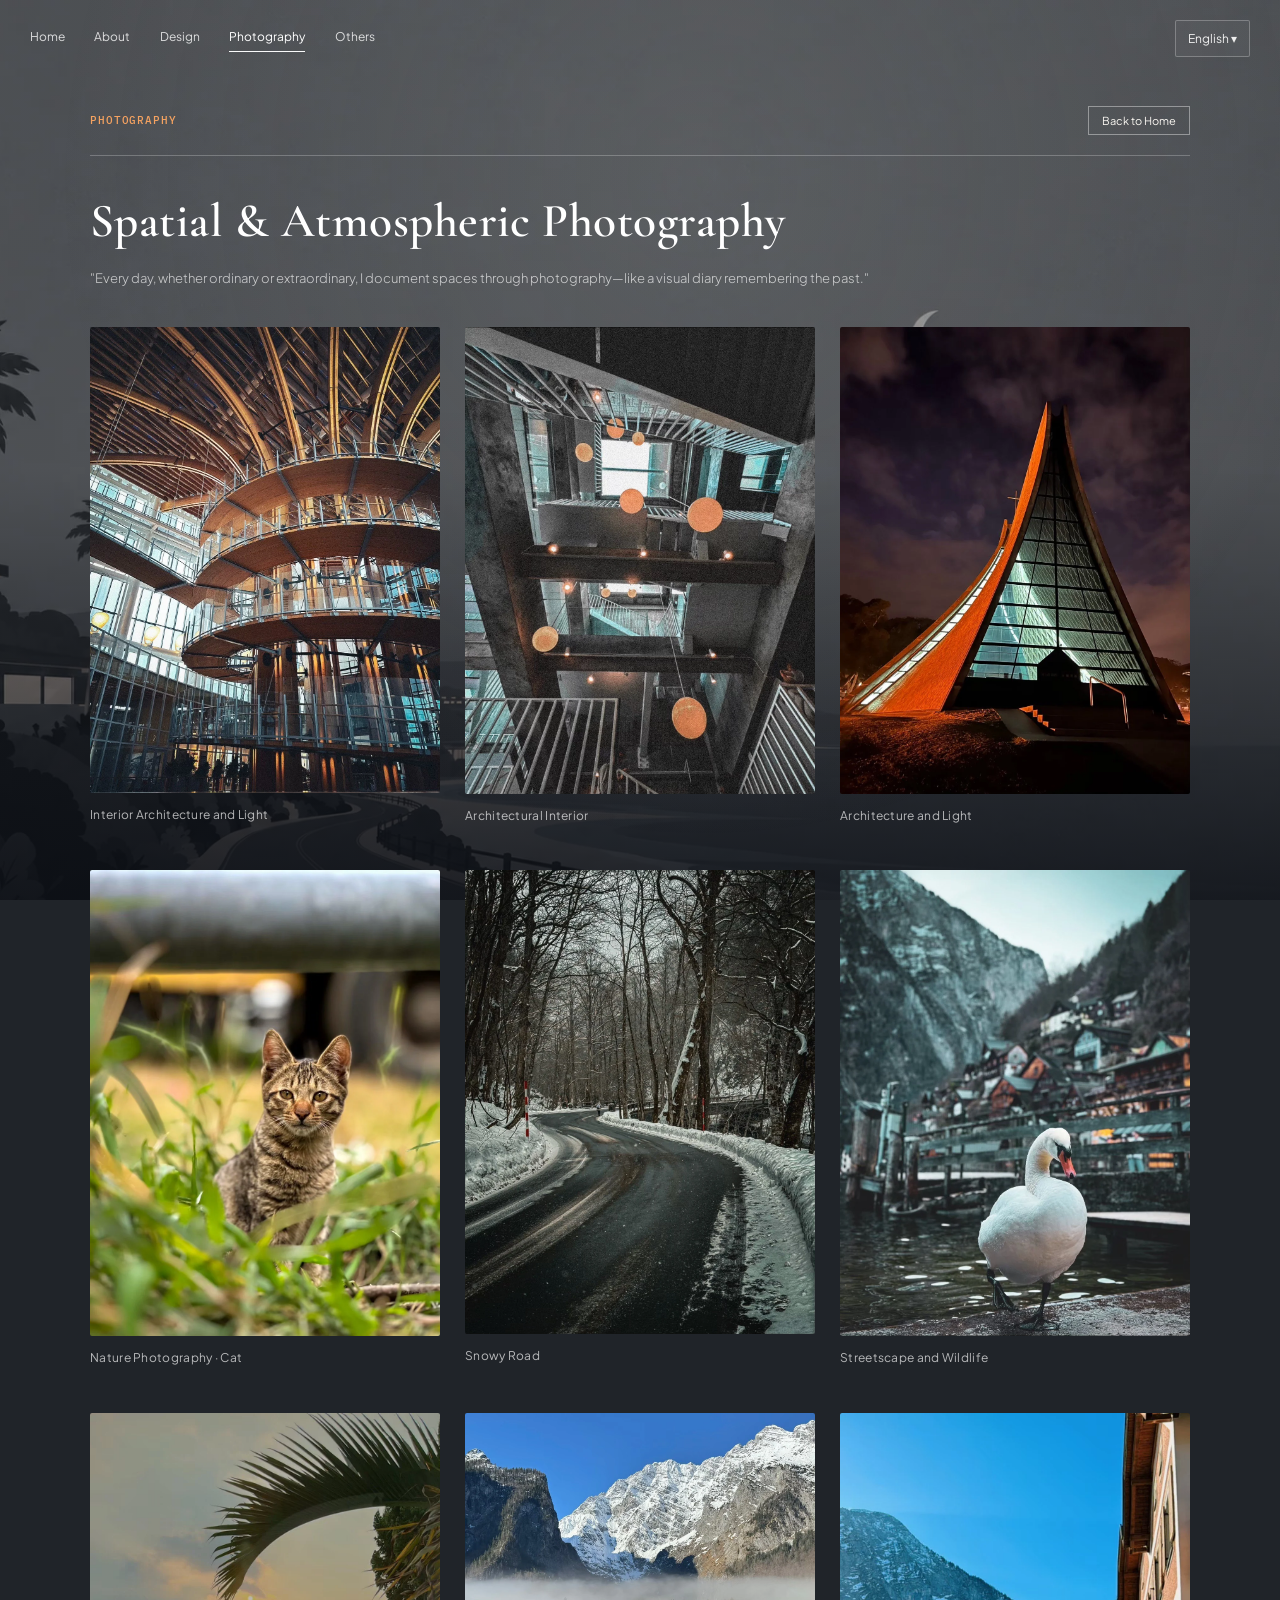
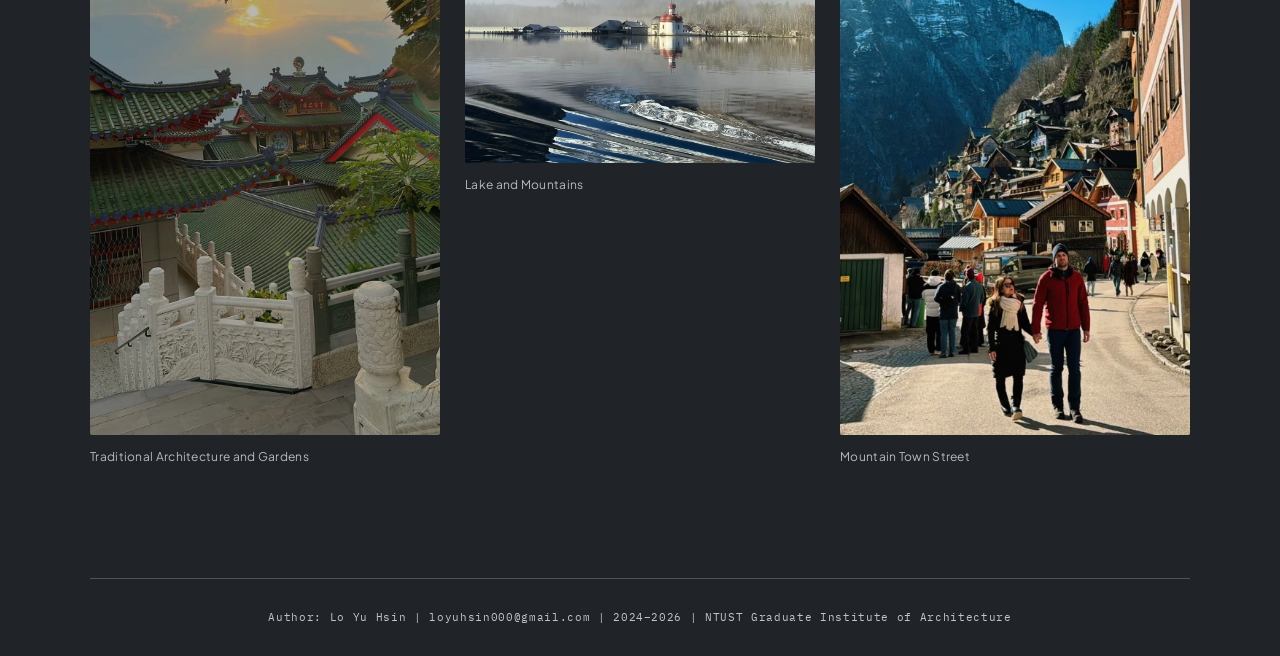
<file: photography.html>
<!DOCTYPE html>

<html lang="en"><head><meta charset="utf-8"/><meta content="width=device-width,initial-scale=1" name="viewport"/><meta content="Architecture portfolio" name="description"/><title>Photography — LO YU HSIN</title><link href="https://fonts.googleapis.com" rel="preconnect"/><link crossorigin="" href="https://fonts.gstatic.com" rel="preconnect"/><link href="https://fonts.googleapis.com/css2?family=Cormorant+Garamond:ital,wght@0,400;0,500;0,600;1,400;1,500&amp;family=Noto+Serif+TC:wght@400;500;600&amp;family=DM+Serif+Display:ital@0;1&amp;family=Plus+Jakarta+Sans:wght@300;400;500;600&amp;family=IBM+Plex+Mono:wght@400;500&amp;display=swap" rel="stylesheet"/><link href="./css/style.css" rel="stylesheet"/><script defer="" src="./js/content.js"></script><script defer="" src="./js/language.js"></script><script defer="" src="./js/menu.js"></script><script defer="" src="./js/image-guard.js"></script></head><body class="site-v4" data-page="photography.html" id="top"><div aria-hidden="true" class="global-ambient"></div><header class="site-header"><div class="header-shell"><button aria-controls="primary-navigation" aria-expanded="false" aria-label="Toggle menu" class="mobile-menu-toggle" type="button">☰</button><nav aria-label="Primary navigation" class="primary-nav" id="primary-navigation"><a class="nav-link" data-i18n="nav.home" href="./index.html">Home</a><a class="nav-link" data-i18n="nav.about" href="./about.html">About</a><a class="nav-link" data-i18n="nav.design" href="./projects.html">Design</a><a class="nav-link active" data-i18n="nav.photo" href="./photography.html">Photography</a><a class="nav-link" data-i18n="nav.other" href="./other.html">Others</a></nav><button aria-label="Choose language" class="lang-switch" type="button">English ▾</button></div></header><main class="site-main detail-page-main" id="main-content"><div class="photography-gallery" id="view-photo">
<div class="inner-page-bar">
<span class="inner-eyebrow">PHOTOGRAPHY</span>
<a class="small-outline-button" data-i18n="btn.back_home" href="./index.html">Back to Home</a>
</div>
<div class="layout-013">
<h1 class="layout-014" data-i18n="p5.title">Spatial &amp; Atmospheric Photography</h1>
<p class="layout-015" data-i18n="p5.desc">"Every day, whether ordinary or extraordinary, I document spaces through photography—like a visual diary remembering the past."</p>
</div>
<div class="layout-075"><figure class="portfolio-image-card layout-013"><img alt="建築空間與室內光影" class="layout-019" decoding="async" loading="lazy" src="./assets/images/photography/photo-01.webp"/><figcaption class="layout-076" data-i18n="extra.21">Interior Architecture and Light</figcaption></figure><figure class="portfolio-image-card layout-013"><img alt="建築室內空間" class="layout-019" decoding="async" loading="lazy" src="./assets/images/photography/photo-02.webp"/><figcaption class="layout-076" data-i18n="extra.22">Architectural Interior</figcaption></figure><figure class="portfolio-image-card layout-013"><img alt="建築與光影" class="layout-019" decoding="async" loading="lazy" src="./assets/images/photography/photo-03.webp"/><figcaption class="layout-076" data-i18n="extra.23">Architecture and Light</figcaption></figure><figure class="portfolio-image-card layout-013"><img alt="自然攝影 · 貓" class="layout-019" decoding="async" loading="lazy" src="./assets/images/photography/photo-04.webp"/><figcaption class="layout-076" data-i18n="extra.24">Nature Photography · Cat</figcaption></figure><figure class="portfolio-image-card layout-013"><img alt="雪景與道路" class="layout-019" decoding="async" loading="lazy" src="./assets/images/photography/photo-05.webp"/><figcaption class="layout-076" data-i18n="extra.25">Snowy Road</figcaption></figure><figure class="portfolio-image-card layout-013"><img alt="街景與動物" class="layout-019" decoding="async" loading="lazy" src="./assets/images/photography/photo-06.webp"/><figcaption class="layout-076" data-i18n="extra.26">Streetscape and Wildlife</figcaption></figure><figure class="portfolio-image-card layout-013"><img alt="傳統建築與庭園" class="layout-019" decoding="async" loading="lazy" src="./assets/images/photography/photo-07.webp"/><figcaption class="layout-076" data-i18n="extra.27">Traditional Architecture and Gardens</figcaption></figure><figure class="portfolio-image-card layout-013"><img alt="湖泊與山景" class="layout-019" decoding="async" loading="lazy" src="./assets/images/photography/photo-08.webp"/><figcaption class="layout-076" data-i18n="extra.28">Lake and Mountains</figcaption></figure><figure class="portfolio-image-card layout-013"><img alt="街道與山城" class="layout-019" decoding="async" loading="lazy" src="./assets/images/photography/photo-09.webp"/><figcaption class="layout-076" data-i18n="extra.29">Mountain Town Street</figcaption></figure></div>
</div></main><footer class="site-footer"><p><span data-i18n="footer.authorlabel">Author: </span><span data-i18n="extra.author">Lo Yu Hsin</span>  |  <a href="mailto:loyuhsin000@gmail.com">loyuhsin000@gmail.com</a>  |  2024–2026  |  <span data-i18n="footer.school">NTUST Graduate Institute of Architecture</span></p></footer></body></html>
</file>
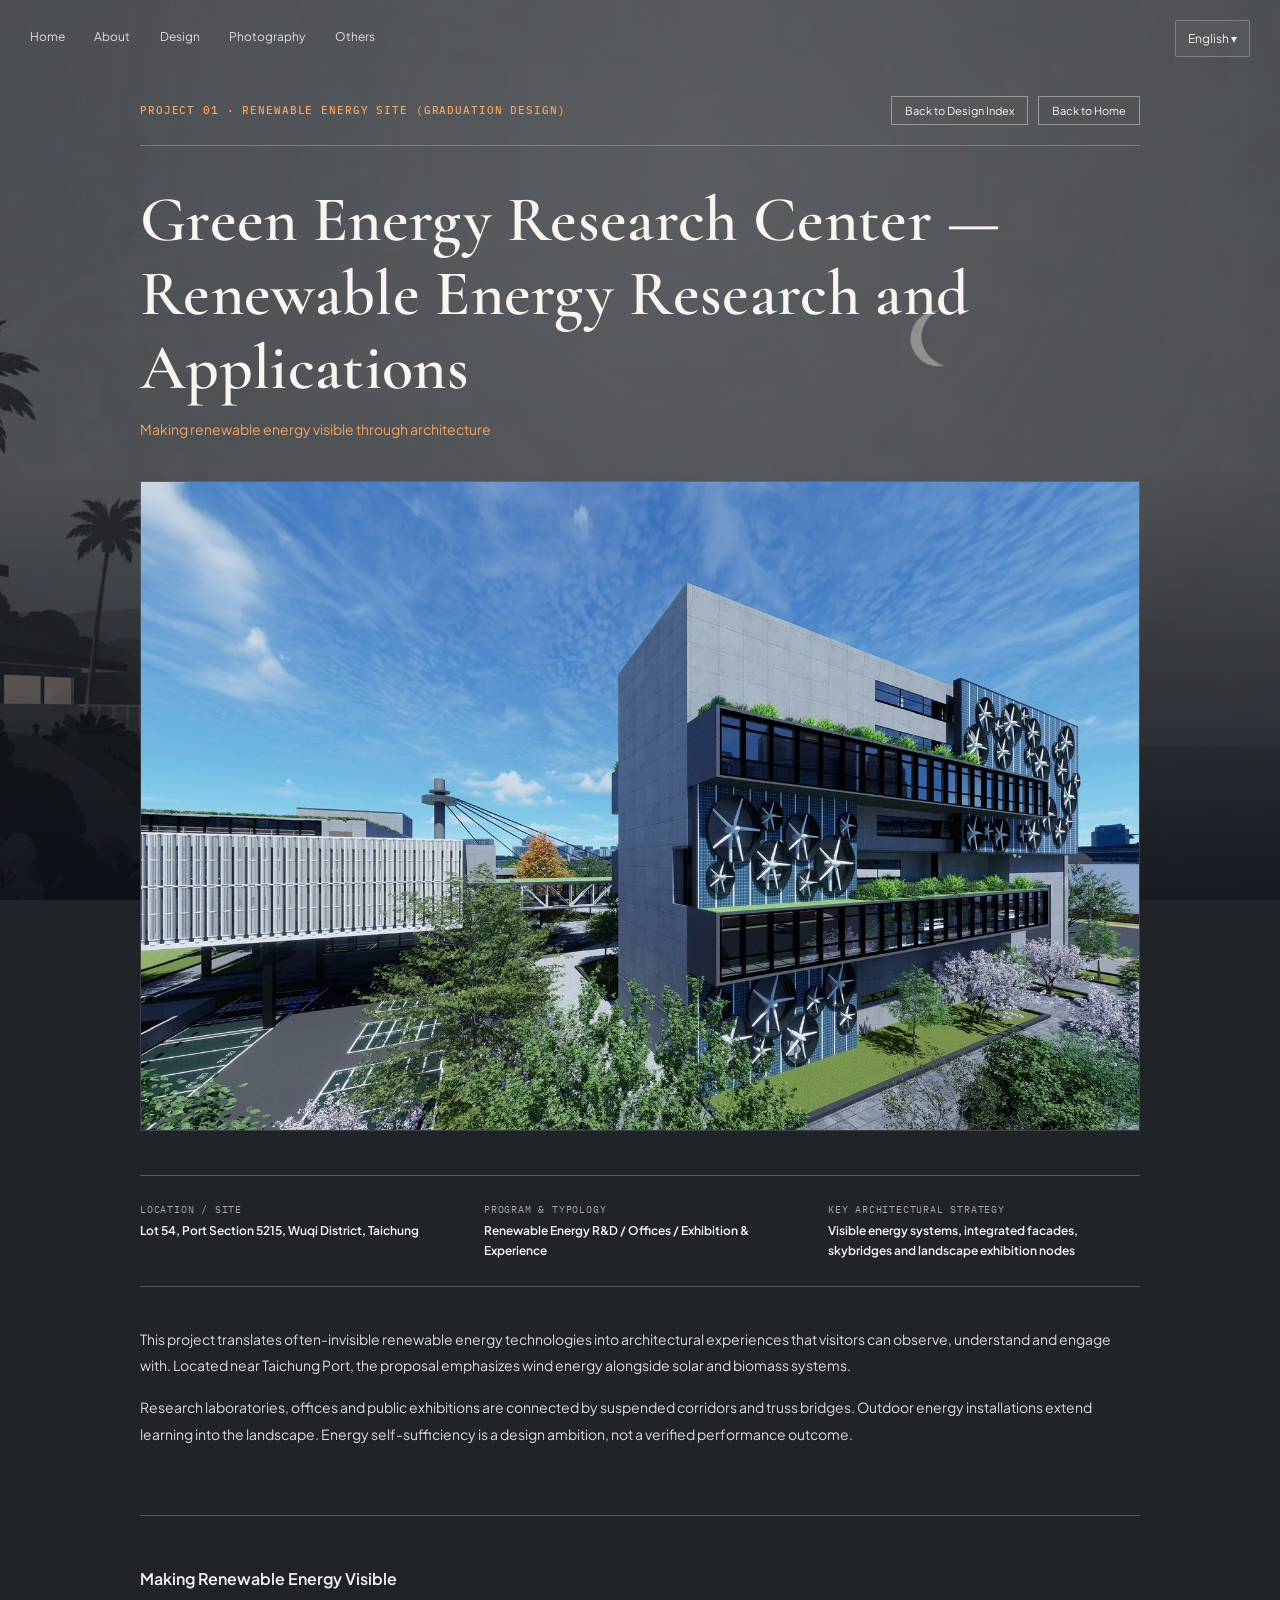
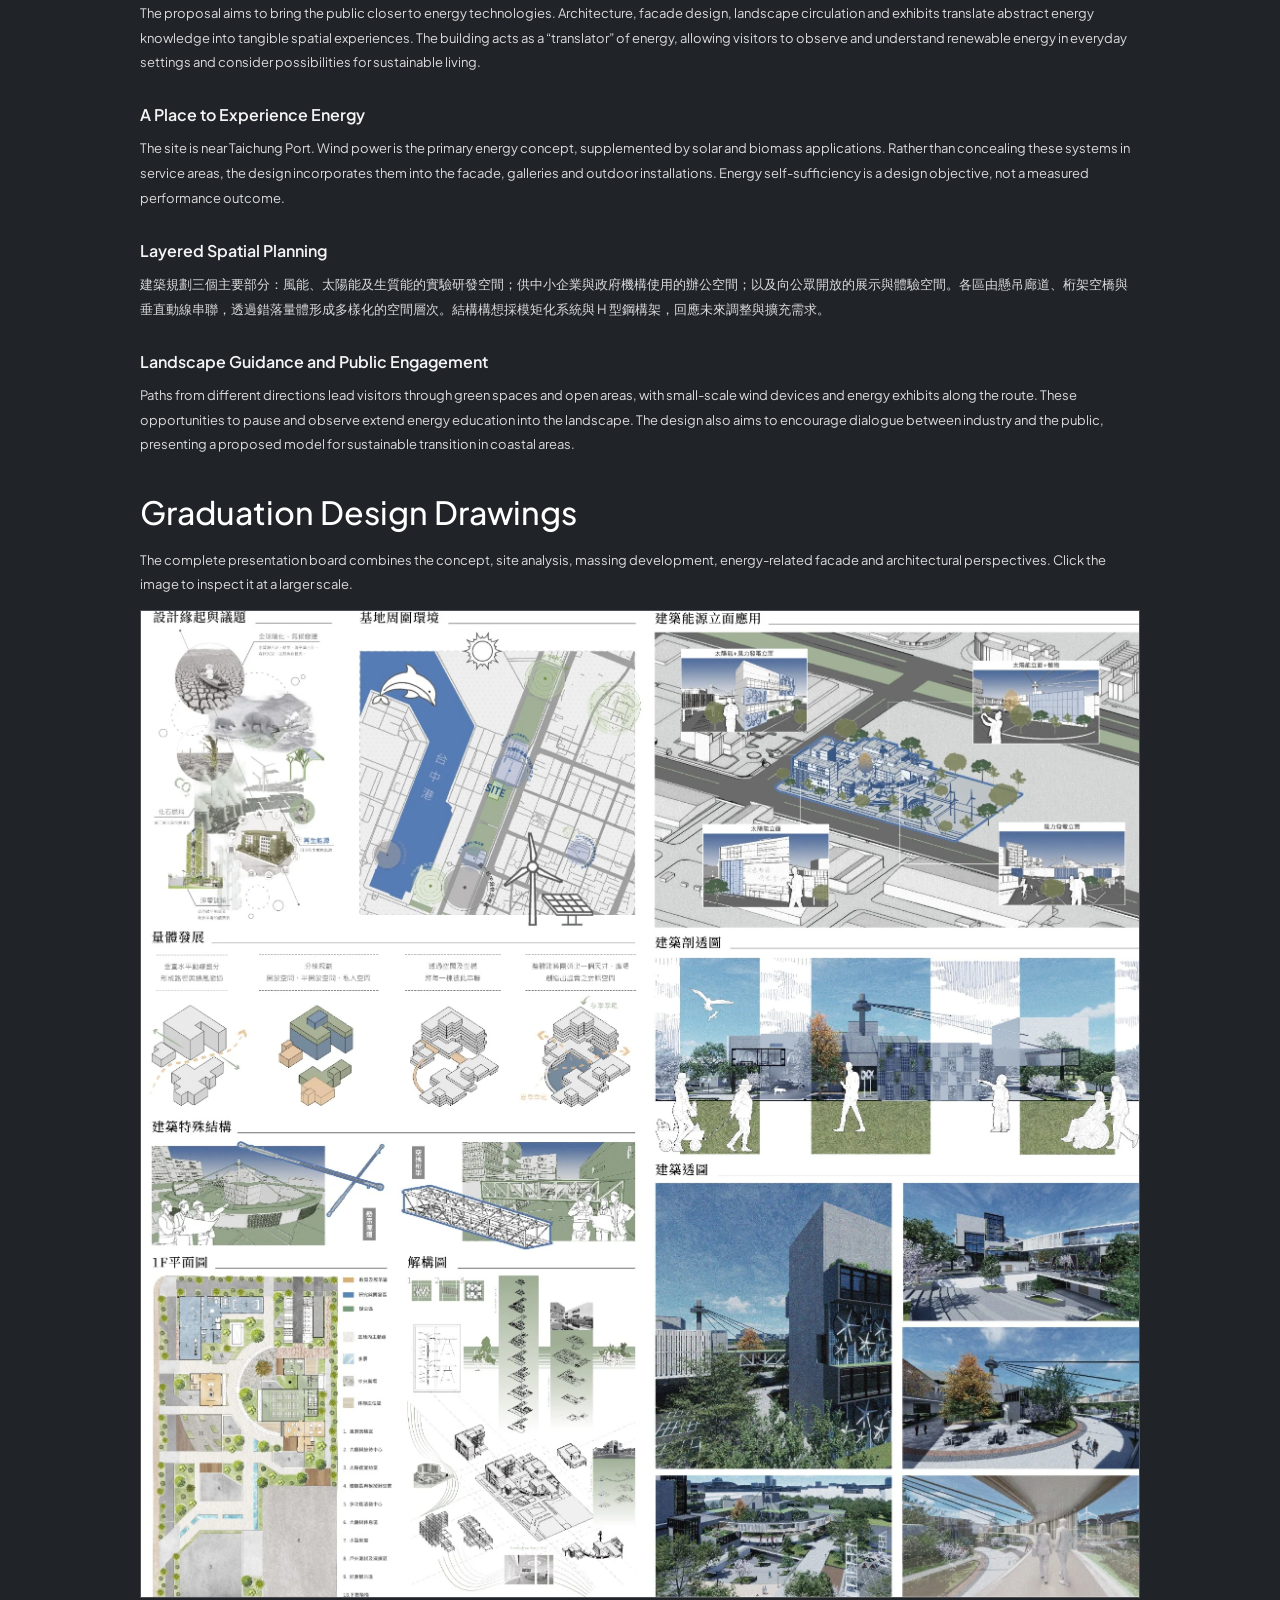
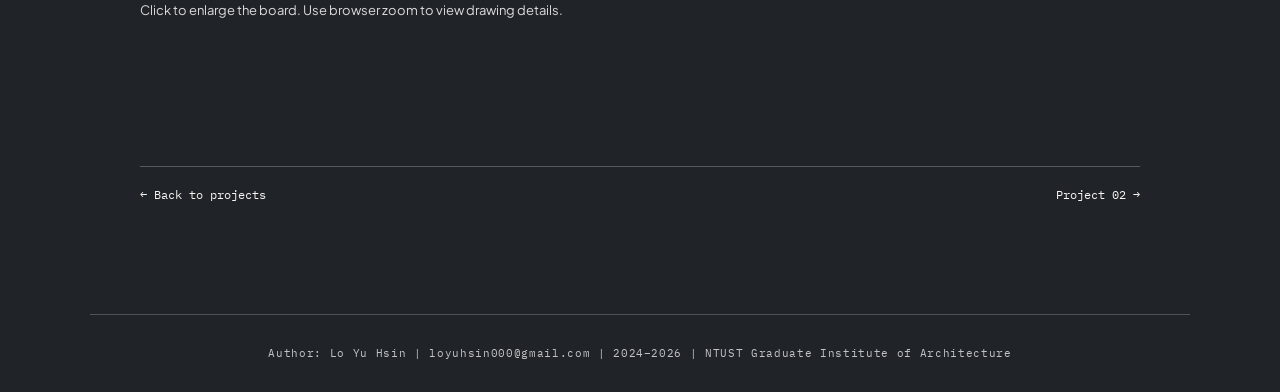
<file: project-01.html>
<!DOCTYPE html>

<html lang="en"><head><meta charset="utf-8"/><meta content="width=device-width,initial-scale=1" name="viewport"/><meta content="A renewable energy research and public exhibition center near Taichung Port, integrating research, workspace, and experiential education." name="description"/><title>Green Energy Research Center — Renewable Energy Research and Applications — LO YU HSIN</title><link href="https://fonts.googleapis.com" rel="preconnect"/><link crossorigin="" href="https://fonts.gstatic.com" rel="preconnect"/><link href="https://fonts.googleapis.com/css2?family=Cormorant+Garamond:ital,wght@0,400;0,500;0,600;1,400;1,500&amp;family=Noto+Serif+TC:wght@400;500;600&amp;family=DM+Serif+Display:ital@0;1&amp;family=Plus+Jakarta+Sans:wght@300;400;500;600&amp;family=IBM+Plex+Mono:wght@400;500&amp;display=swap" rel="stylesheet"/><link href="./css/style.css" rel="stylesheet"/><script defer="" src="./js/content.js"></script><script defer="" src="./js/language.js"></script><script defer="" src="./js/menu.js"></script><script defer="" src="./js/image-guard.js"></script></head><body class="site-v4" data-page="project-01.html" id="top"><div aria-hidden="true" class="global-ambient"></div><header class="site-header"><div class="header-shell"><button aria-controls="primary-navigation" aria-expanded="false" aria-label="Toggle menu" class="mobile-menu-toggle" type="button">☰</button><nav aria-label="Primary navigation" class="primary-nav" id="primary-navigation"><a class="nav-link" data-i18n="nav.home" href="./index.html">Home</a><a class="nav-link" data-i18n="nav.about" href="./about.html">About</a><a class="nav-link" data-i18n="nav.design" href="./projects.html">Design</a><a class="nav-link" data-i18n="nav.photo" href="./photography.html">Photography</a><a class="nav-link" data-i18n="nav.other" href="./other.html">Others</a></nav><button aria-label="Choose language" class="lang-switch" type="button">English ▾</button></div></header><main class="site-main detail-page-main" id="main-content"><article class="project-detail"><div class="inner-page-bar project-page-bar"><span class="inner-eyebrow" data-i18n="thesis.badge">PROJECT 01 · RENEWABLE ENERGY SITE (GRADUATION DESIGN)</span><div class="page-back-actions"><a class="small-outline-button" data-i18n="btn.back_design" href="./projects.html">Back to Projects</a><a class="small-outline-button" data-i18n="btn.back_home" href="./index.html">Back to Home</a></div></div><h1 class="project-title" data-project-field="thesis:title">Green Energy Research Center — Renewable Energy Research and Applications</h1><p class="project-lead" data-project-field="thesis:sub">Making renewable energy visible through architecture</p><figure class="project-cover"><img alt="Green Energy Research Center — Renewable Energy Research and Applications" draggable="false" loading="eager" src="./assets/images/projects/project-01/cover-01.webp"/></figure><div class="project-metadata"><div class="project-attribute"><span class="eyebrow" data-i18n="detail.loc">LOCATION</span><p data-project-field="thesis:loc">Lot 54, Port Section 5215, Wuqi District, Taichung</p></div><div class="project-attribute"><span class="eyebrow" data-i18n="detail.type">PROGRAM</span><p data-project-field="thesis:type">Renewable Energy R&amp;D / Offices / Exhibition &amp; Experience</p></div><div class="project-attribute"><span class="eyebrow" data-i18n="detail.strategy">STRATEGY</span><p data-project-field="thesis:strat">Visible energy systems, integrated facades, skybridges and landscape exhibition nodes</p></div></div><section class="project-story"><p data-project-field="thesis:p1">This project translates often-invisible renewable energy technologies into architectural experiences that visitors can observe, understand and engage with. Located near Taichung Port, the proposal emphasizes wind energy alongside solar and biomass systems.</p><p data-project-field="thesis:p2">Research laboratories, offices and public exhibitions are connected by suspended corridors and truss bridges. Outdoor energy installations extend learning into the landscape. Energy self-sufficiency is a design ambition, not a verified performance outcome.</p></section><section class="thesis-gallery" id="thesis-gallery"><section class="layout-001" id="thesis-editorial-description"><div class="layout-002"><h4 class="layout-003" data-en="Making Renewable Energy Visible" data-i18n="thesis.gallery.00" data-zh="讓再生能源被看見">Making Renewable Energy Visible</h4><p class="layout-004" data-en="The proposal seeks to reduce the distance between the public and energy technology. Architectural form, facades, landscape circulation and exhibitions translate abstract energy concepts into perceptible spatial experiences. The building acts as a “translator,” allowing visitors to observe and understand renewable energy and consider possibilities for sustainable living." data-i18n="thesis.gallery.01" data-zh="本設計希望縮短大眾與能源科技之間的距離，透過建築設計、立面語彙、景觀動線及展示手法，將抽象的能源知識轉化為可感知的空間經驗。建築作為能源的「翻譯者」，讓訪客在日常場域中觀察、理解再生能源，並思考永續生活的可能。">The proposal aims to bring the public closer to energy technologies. Architecture, facade design, landscape circulation and exhibits translate abstract energy knowledge into tangible spatial experiences. The building acts as a “translator” of energy, allowing visitors to observe and understand renewable energy in everyday settings and consider possibilities for sustainable living.</p></div><div class="layout-002"><h4 class="layout-003" data-en="A Place to Demonstrate Energy" data-i18n="thesis.gallery.02" data-zh="展示能源的場域">A Place to Experience Energy</h4><p class="layout-004" data-en="Located near the Port of Taichung, the project proposes wind power as its principal energy source, supplemented by solar and biomass applications. Rather than hiding all energy systems in service spaces, it makes them visible through facades, galleries and outdoor installations. Energy self-sufficiency is a design ambition, not a verified operational result." data-i18n="thesis.gallery.03" data-zh="基地位於臺中港附近，以風能為主要能源構想，並結合太陽能與生質能應用。設計將能源系統呈現在建築立面、展廳與戶外裝置之中，而非全數隱藏於設備空間；「能源自給自足」為設計目標，並非已完成實測的性能結果。">The site is near Taichung Port. Wind power is the primary energy concept, supplemented by solar and biomass applications. Rather than concealing these systems in service areas, the design incorporates them into the facade, galleries and outdoor installations. Energy self-sufficiency is a design objective, not a measured performance outcome.</p></div><div class="layout-002"><h4 class="layout-003" data-en="A Multilayered Spatial Program" data-i18n="thesis.gallery.04" data-zh="多層次空間規劃">Layered Spatial Planning</h4><p class="layout-004" data-en="Three primary programs structure the project: research laboratories for wind, solar and biomass technologies; offices for small and medium-sized enterprises and government agencies; and public exhibitions and hands-on learning spaces. Suspended corridors, truss bridges and vertical circulation link these areas across staggered volumes. A modular system of H-section steel frames supports the intended adaptability and potential expansion." data-zh="建築規劃三個主要部分：風能、太陽能及生質能的實驗研發空間；供中小企業與政府機構使用的辦公空間；以及向公眾開放的展示與體驗空間。各區由懸吊廊道、桁架空橋與垂直動線串聯，透過錯落量體形成多樣化的空間層次。結構構想採模矩化系統與 H 型鋼構架，回應未來調整與擴充需求。">建築規劃三個主要部分：風能、太陽能及生質能的實驗研發空間；供中小企業與政府機構使用的辦公空間；以及向公眾開放的展示與體驗空間。各區由懸吊廊道、桁架空橋與垂直動線串聯，透過錯落量體形成多樣化的空間層次。結構構想採模矩化系統與 H 型鋼構架，回應未來調整與擴充需求。</p></div><div class="layout-002"><h4 class="layout-003" data-en="Landscape and Public Engagement" data-i18n="thesis.gallery.06" data-zh="景觀引導與社會溝通">Landscape Guidance and Public Engagement</h4><p class="layout-004" data-en="Paths from multiple directions guide visitors through greenery and open spaces, where small wind devices and energy-display nodes are encountered along the route. These moments of observation extend energy education into the landscape. The project also aims to encourage dialogue between industry and the public and to serve as a demonstration site for sustainable transition in coastal communities." data-i18n="thesis.gallery.07" data-zh="基地設有由不同方向進入的步道，訪客可穿越綠地與開放空間，在沿線接觸中小型風力裝置與能源展示節點。這些停留與觀察的機會，使景觀成為能源教育的延伸；設計也期待促進產業與公眾對話，作為沿海地區永續轉型的示範場域。">Paths from different directions lead visitors through green spaces and open areas, with small-scale wind devices and energy exhibits along the route. These opportunities to pause and observe extend energy education into the landscape. The design also aims to encourage dialogue between industry and the public, presenting a proposed model for sustainable transition in coastal areas.</p></div></section><h3 class="layout-005" data-en="GRADUATION DESIGN BOARD" data-i18n="thesis.gallery.08" data-zh="畢業設計圖面">Graduation Design Drawings</h3><p class="layout-006" data-en="The complete presentation board brings together the concept, site analysis, massing development, energy facades, and architectural perspectives. Select the image to enlarge it." data-i18n="thesis.gallery.09" data-zh="完整展板整合設計概念、基地分析、量體發展、能源立面與建築透視。點擊圖片可放大檢視。">The complete presentation board combines the concept, site analysis, massing development, energy-related facade and architectural perspectives. Click the image to inspect it at a larger scale.</p><button aria-label="Enlarge graduation design board" class="thesis-poster-open layout-007" data-lightbox-src="./assets/images/projects/project-01/graduation-poster-01.webp" type="button"><img alt="綠能翻譯機畢業設計完整展板" class="layout-008" decoding="async" loading="lazy" src="./assets/images/projects/project-01/graduation-poster-01.webp"/></button><p class="layout-009" data-en="Select the board to enlarge it. Use your browser’s zoom controls to inspect details." data-i18n="thesis.gallery.10" data-zh="點擊展板放大｜可使用瀏覽器縮放檢視圖面細節">Click to enlarge the board. Use browser zoom to view drawing details.</p></section><div class="project-pagination"><a href="./projects.html"><span data-i18n="site.backprojects">← Back to projects</span></a><a href="./project-02.html">Project 02 →</a></div><dialog aria-label="Graduation Design Board" class="portfolio-image-dialog"><button aria-label="Close image viewer" class="image-dialog-close" type="button">×</button><img alt="Graduation design board, enlarged" src="./assets/images/projects/project-01/graduation-poster-01.webp"/></dialog></article></main><footer class="site-footer"><p><span data-i18n="footer.authorlabel">Author: </span><span data-i18n="extra.author">Lo Yu Hsin</span>  |  <a href="mailto:loyuhsin000@gmail.com">loyuhsin000@gmail.com</a>  |  2024–2026  |  <span data-i18n="footer.school">NTUST Graduate Institute of Architecture</span></p></footer></body></html>
</file>
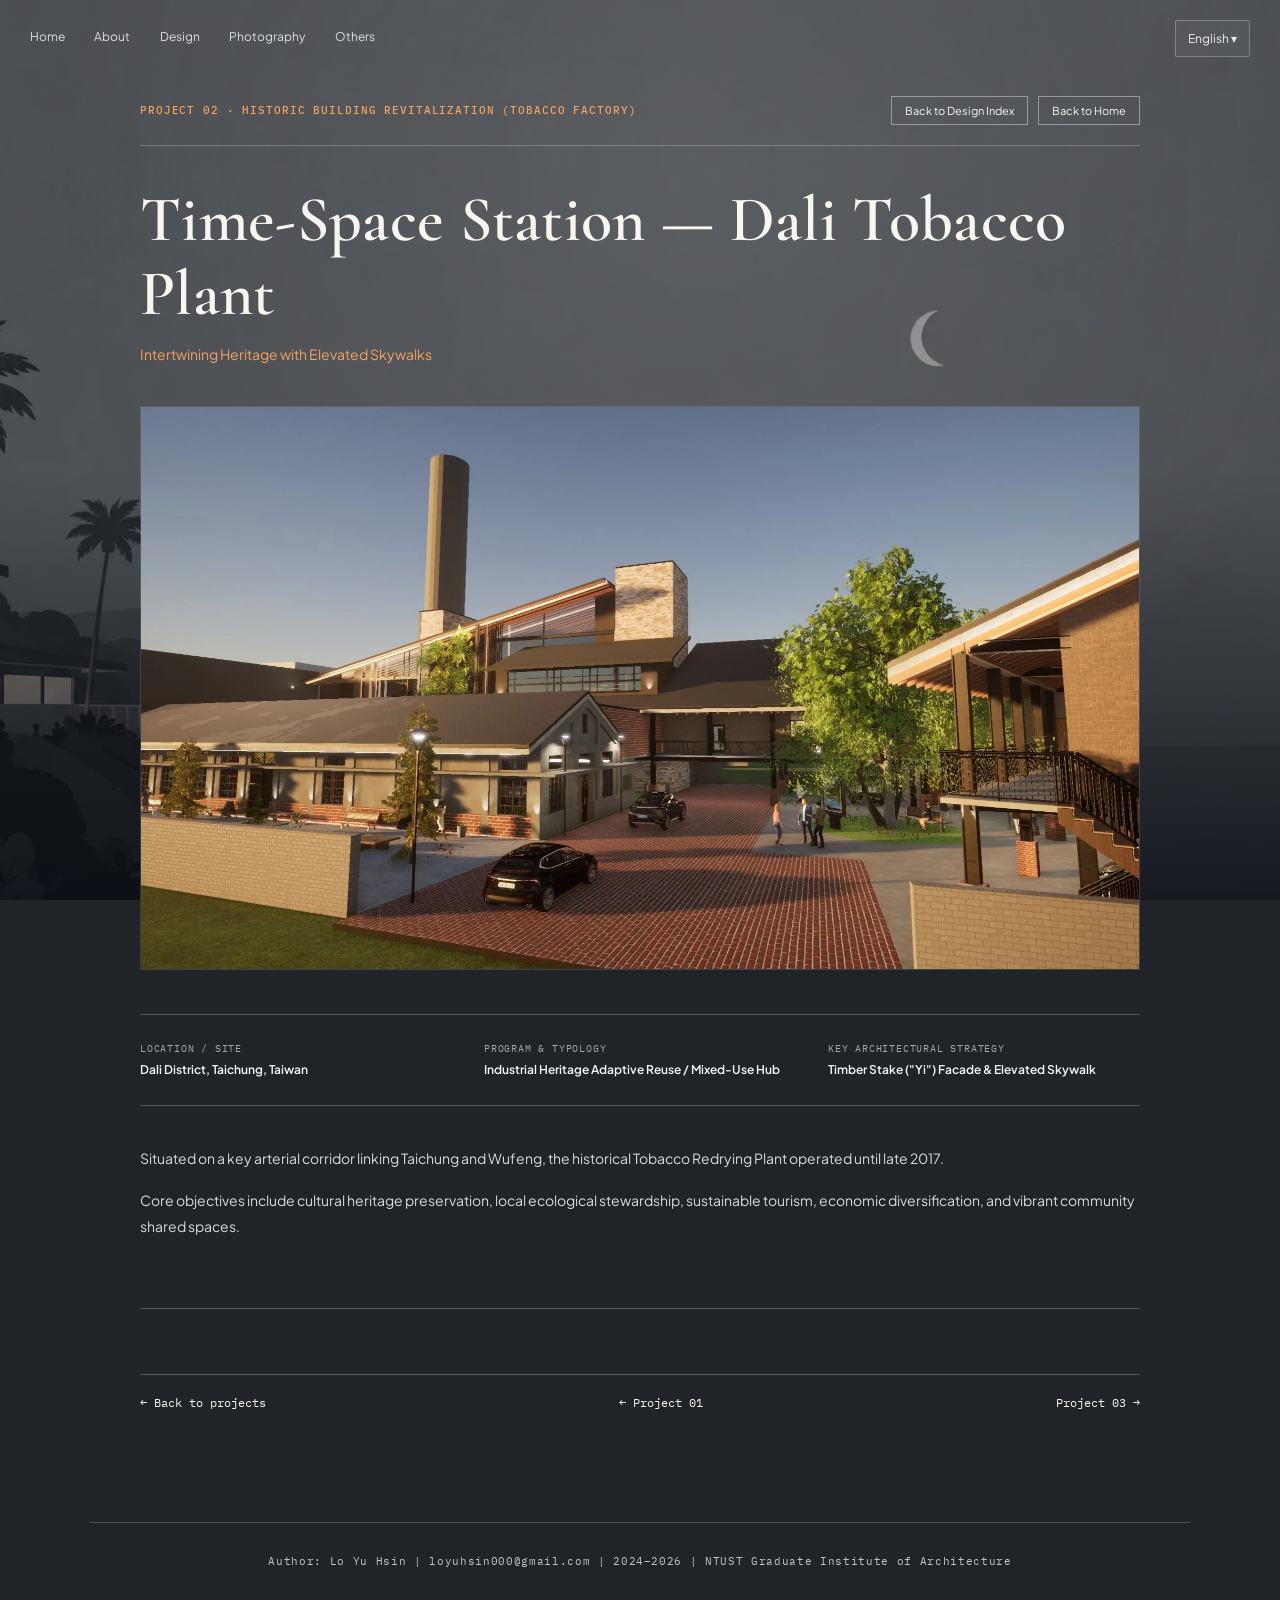
<file: project-02.html>
<!DOCTYPE html>

<html lang="en"><head><meta charset="utf-8"/><meta content="width=device-width,initial-scale=1" name="viewport"/><meta content='An adaptive reuse proposal for the historical Taichung Tobacco Plant. Inspired by Dali’s historical name "Dali-Yi" (wooden mooring stakes).' name="description"/><title>Time-Space Station — Dali Tobacco Plant — LO YU HSIN</title><link href="https://fonts.googleapis.com" rel="preconnect"/><link crossorigin="" href="https://fonts.gstatic.com" rel="preconnect"/><link href="https://fonts.googleapis.com/css2?family=Cormorant+Garamond:ital,wght@0,400;0,500;0,600;1,400;1,500&amp;family=Noto+Serif+TC:wght@400;500;600&amp;family=DM+Serif+Display:ital@0;1&amp;family=Plus+Jakarta+Sans:wght@300;400;500;600&amp;family=IBM+Plex+Mono:wght@400;500&amp;display=swap" rel="stylesheet"/><link href="./css/style.css" rel="stylesheet"/><script defer="" src="./js/content.js"></script><script defer="" src="./js/language.js"></script><script defer="" src="./js/menu.js"></script><script defer="" src="./js/image-guard.js"></script></head><body class="site-v4" data-page="project-02.html" id="top"><div aria-hidden="true" class="global-ambient"></div><header class="site-header"><div class="header-shell"><button aria-controls="primary-navigation" aria-expanded="false" aria-label="Toggle menu" class="mobile-menu-toggle" type="button">☰</button><nav aria-label="Primary navigation" class="primary-nav" id="primary-navigation"><a class="nav-link" data-i18n="nav.home" href="./index.html">Home</a><a class="nav-link" data-i18n="nav.about" href="./about.html">About</a><a class="nav-link" data-i18n="nav.design" href="./projects.html">Design</a><a class="nav-link" data-i18n="nav.photo" href="./photography.html">Photography</a><a class="nav-link" data-i18n="nav.other" href="./other.html">Others</a></nav><button aria-label="Choose language" class="lang-switch" type="button">English ▾</button></div></header><main class="site-main detail-page-main" id="main-content"><article class="project-detail"><div class="inner-page-bar project-page-bar"><span class="inner-eyebrow" data-i18n="extra.11">PROJECT 02 · HISTORIC BUILDING REVITALIZATION (TOBACCO FACTORY)</span><div class="page-back-actions"><a class="small-outline-button" data-i18n="btn.back_design" href="./projects.html">Back to Projects</a><a class="small-outline-button" data-i18n="btn.back_home" href="./index.html">Back to Home</a></div></div><h1 class="project-title" data-project-field="p1:title">Time-Space Station — Dali Tobacco Plant</h1><p class="project-lead" data-project-field="p1:sub">Intertwining Heritage with Elevated Skywalks</p><figure class="project-cover"><img alt="Time-Space Station — Dali Tobacco Plant" draggable="false" loading="eager" src="./assets/images/projects/project-02/cover-01.webp"/></figure><div class="project-metadata"><div class="project-attribute"><span class="eyebrow" data-i18n="detail.loc">LOCATION</span><p data-project-field="p1:loc">Dali District, Taichung, Taiwan</p></div><div class="project-attribute"><span class="eyebrow" data-i18n="detail.type">PROGRAM</span><p data-project-field="p1:type">Industrial Heritage Adaptive Reuse / Mixed-Use Hub</p></div><div class="project-attribute"><span class="eyebrow" data-i18n="detail.strategy">STRATEGY</span><p data-project-field="p1:strat">Timber Stake ("Yi") Facade &amp; Elevated Skywalk</p></div></div><section class="project-story"><p data-project-field="p1:p1">Situated on a key arterial corridor linking Taichung and Wufeng, the historical Tobacco Redrying Plant operated until late 2017.</p><p data-project-field="p1:p2">Core objectives include cultural heritage preservation, local ecological stewardship, sustainable tourism, economic diversification, and vibrant community shared spaces.</p></section><div class="project-pagination"><a href="./projects.html"><span data-i18n="site.backprojects">← Back to projects</span></a><a href="./project-01.html">← Project 01</a><a href="./project-03.html">Project 03 →</a></div></article></main><footer class="site-footer"><p><span data-i18n="footer.authorlabel">Author: </span><span data-i18n="extra.author">Lo Yu Hsin</span>  |  <a href="mailto:loyuhsin000@gmail.com">loyuhsin000@gmail.com</a>  |  2024–2026  |  <span data-i18n="footer.school">NTUST Graduate Institute of Architecture</span></p></footer></body></html>
</file>
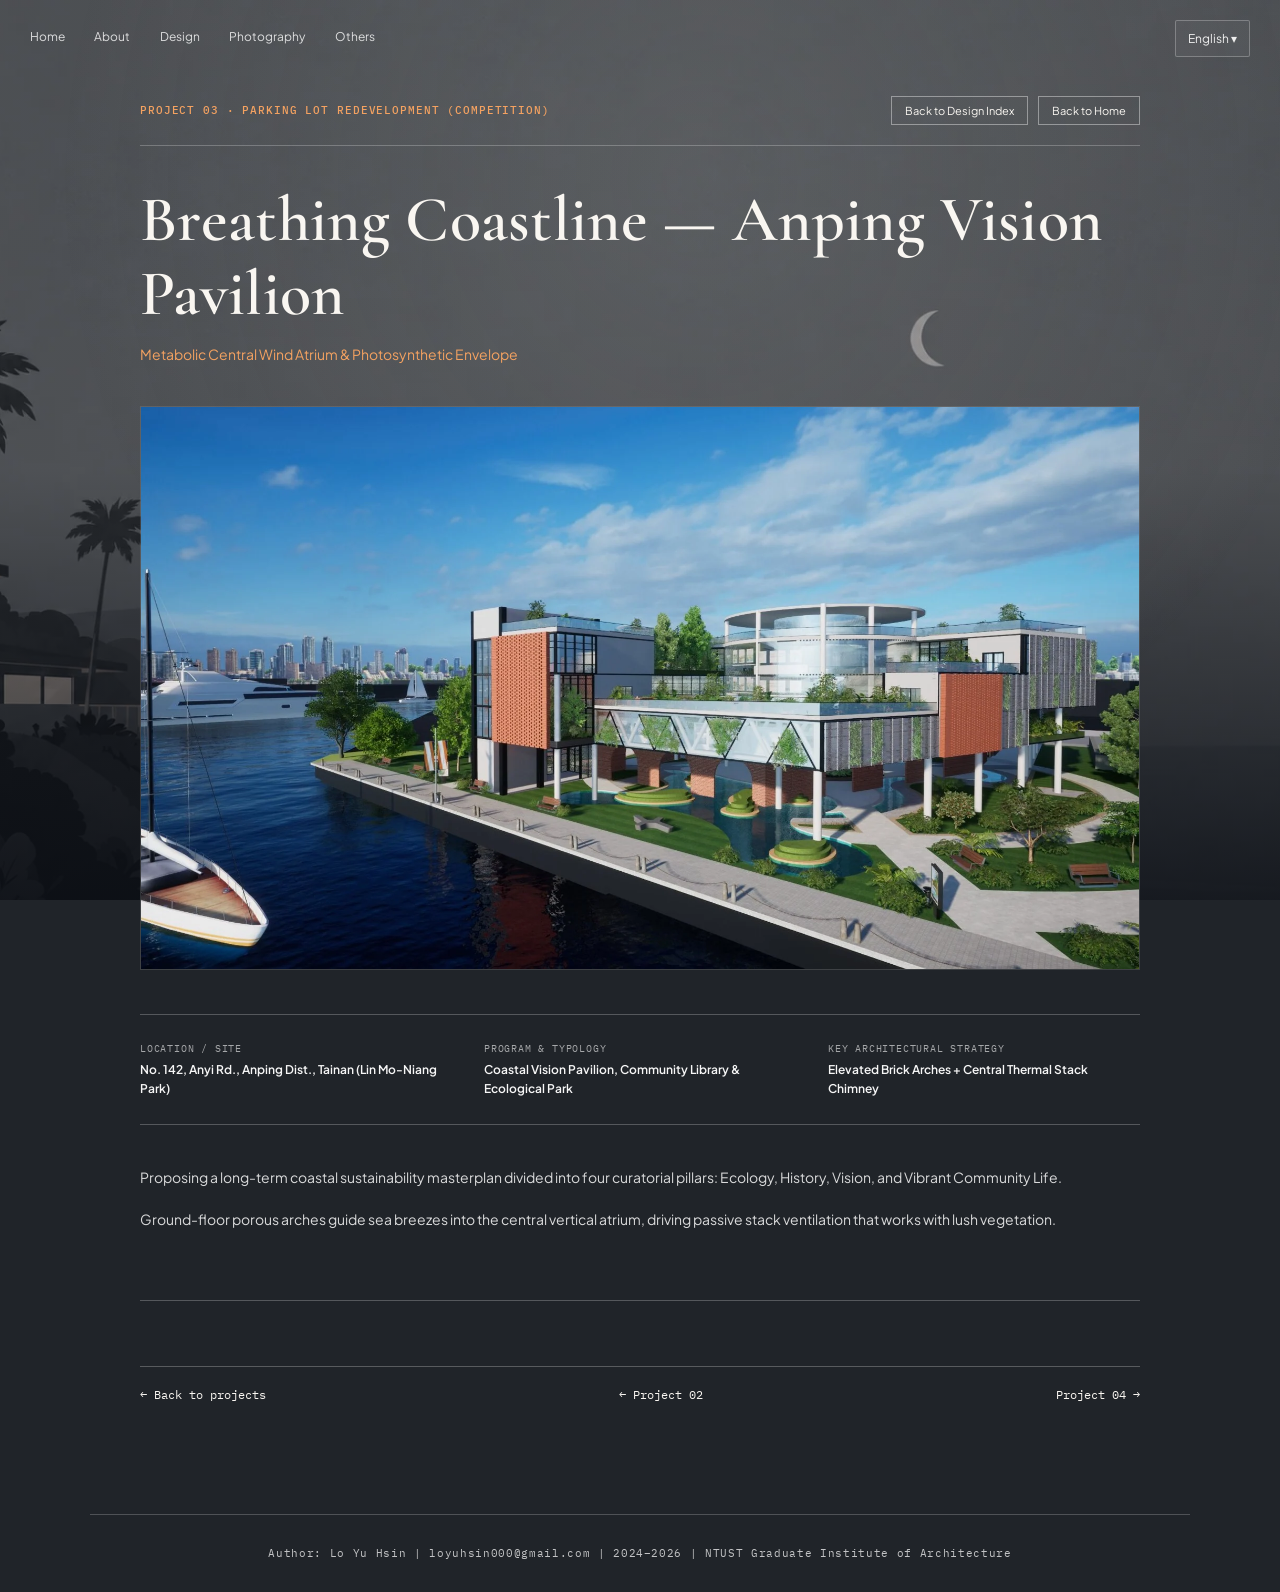
<file: project-03.html>
<!DOCTYPE html>

<html lang="en"><head><meta charset="utf-8"/><meta content="width=device-width,initial-scale=1" name="viewport"/><meta content="Located at Lin Mo-Niang Park by Anping Harbor, Tainan. Elevated ground-floor brick arches capture sea breezes into a central thermal chimney atrium." name="description"/><title>Breathing Coastline — Anping Vision Pavilion — LO YU HSIN</title><link href="https://fonts.googleapis.com" rel="preconnect"/><link crossorigin="" href="https://fonts.gstatic.com" rel="preconnect"/><link href="https://fonts.googleapis.com/css2?family=Cormorant+Garamond:ital,wght@0,400;0,500;0,600;1,400;1,500&amp;family=Noto+Serif+TC:wght@400;500;600&amp;family=DM+Serif+Display:ital@0;1&amp;family=Plus+Jakarta+Sans:wght@300;400;500;600&amp;family=IBM+Plex+Mono:wght@400;500&amp;display=swap" rel="stylesheet"/><link href="./css/style.css" rel="stylesheet"/><script defer="" src="./js/content.js"></script><script defer="" src="./js/language.js"></script><script defer="" src="./js/menu.js"></script><script defer="" src="./js/image-guard.js"></script></head><body class="site-v4" data-page="project-03.html" id="top"><div aria-hidden="true" class="global-ambient"></div><header class="site-header"><div class="header-shell"><button aria-controls="primary-navigation" aria-expanded="false" aria-label="Toggle menu" class="mobile-menu-toggle" type="button">☰</button><nav aria-label="Primary navigation" class="primary-nav" id="primary-navigation"><a class="nav-link" data-i18n="nav.home" href="./index.html">Home</a><a class="nav-link" data-i18n="nav.about" href="./about.html">About</a><a class="nav-link" data-i18n="nav.design" href="./projects.html">Design</a><a class="nav-link" data-i18n="nav.photo" href="./photography.html">Photography</a><a class="nav-link" data-i18n="nav.other" href="./other.html">Others</a></nav><button aria-label="Choose language" class="lang-switch" type="button">English ▾</button></div></header><main class="site-main detail-page-main" id="main-content"><article class="project-detail"><div class="inner-page-bar project-page-bar"><span class="inner-eyebrow" data-i18n="extra.12">PROJECT 03 · PARKING LOT REDEVELOPMENT (COMPETITION)</span><div class="page-back-actions"><a class="small-outline-button" data-i18n="btn.back_design" href="./projects.html">Back to Projects</a><a class="small-outline-button" data-i18n="btn.back_home" href="./index.html">Back to Home</a></div></div><h1 class="project-title" data-project-field="p2:title">Breathing Coastline — Anping Vision Pavilion</h1><p class="project-lead" data-project-field="p2:sub">Metabolic Central Wind Atrium &amp; Photosynthetic Envelope</p><figure class="project-cover"><img alt="Breathing Coastline — Anping Vision Pavilion" draggable="false" loading="eager" src="./assets/images/projects/project-03/cover-01.webp"/></figure><div class="project-metadata"><div class="project-attribute"><span class="eyebrow" data-i18n="detail.loc">LOCATION</span><p data-project-field="p2:loc">No. 142, Anyi Rd., Anping Dist., Tainan (Lin Mo-Niang Park)</p></div><div class="project-attribute"><span class="eyebrow" data-i18n="detail.type">PROGRAM</span><p data-project-field="p2:type">Coastal Vision Pavilion, Community Library &amp; Ecological Park</p></div><div class="project-attribute"><span class="eyebrow" data-i18n="detail.strategy">STRATEGY</span><p data-project-field="p2:strat">Elevated Brick Arches + Central Thermal Stack Chimney</p></div></div><section class="project-story"><p data-project-field="p2:p1">Proposing a long-term coastal sustainability masterplan divided into four curatorial pillars: Ecology, History, Vision, and Vibrant Community Life.</p><p data-project-field="p2:p2">Ground-floor porous arches guide sea breezes into the central vertical atrium, driving passive stack ventilation that works with lush vegetation.</p></section><div class="project-pagination"><a href="./projects.html"><span data-i18n="site.backprojects">← Back to projects</span></a><a href="./project-02.html">← Project 02</a><a href="./project-04.html">Project 04 →</a></div></article></main><footer class="site-footer"><p><span data-i18n="footer.authorlabel">Author: </span><span data-i18n="extra.author">Lo Yu Hsin</span>  |  <a href="mailto:loyuhsin000@gmail.com">loyuhsin000@gmail.com</a>  |  2024–2026  |  <span data-i18n="footer.school">NTUST Graduate Institute of Architecture</span></p></footer></body></html>
</file>
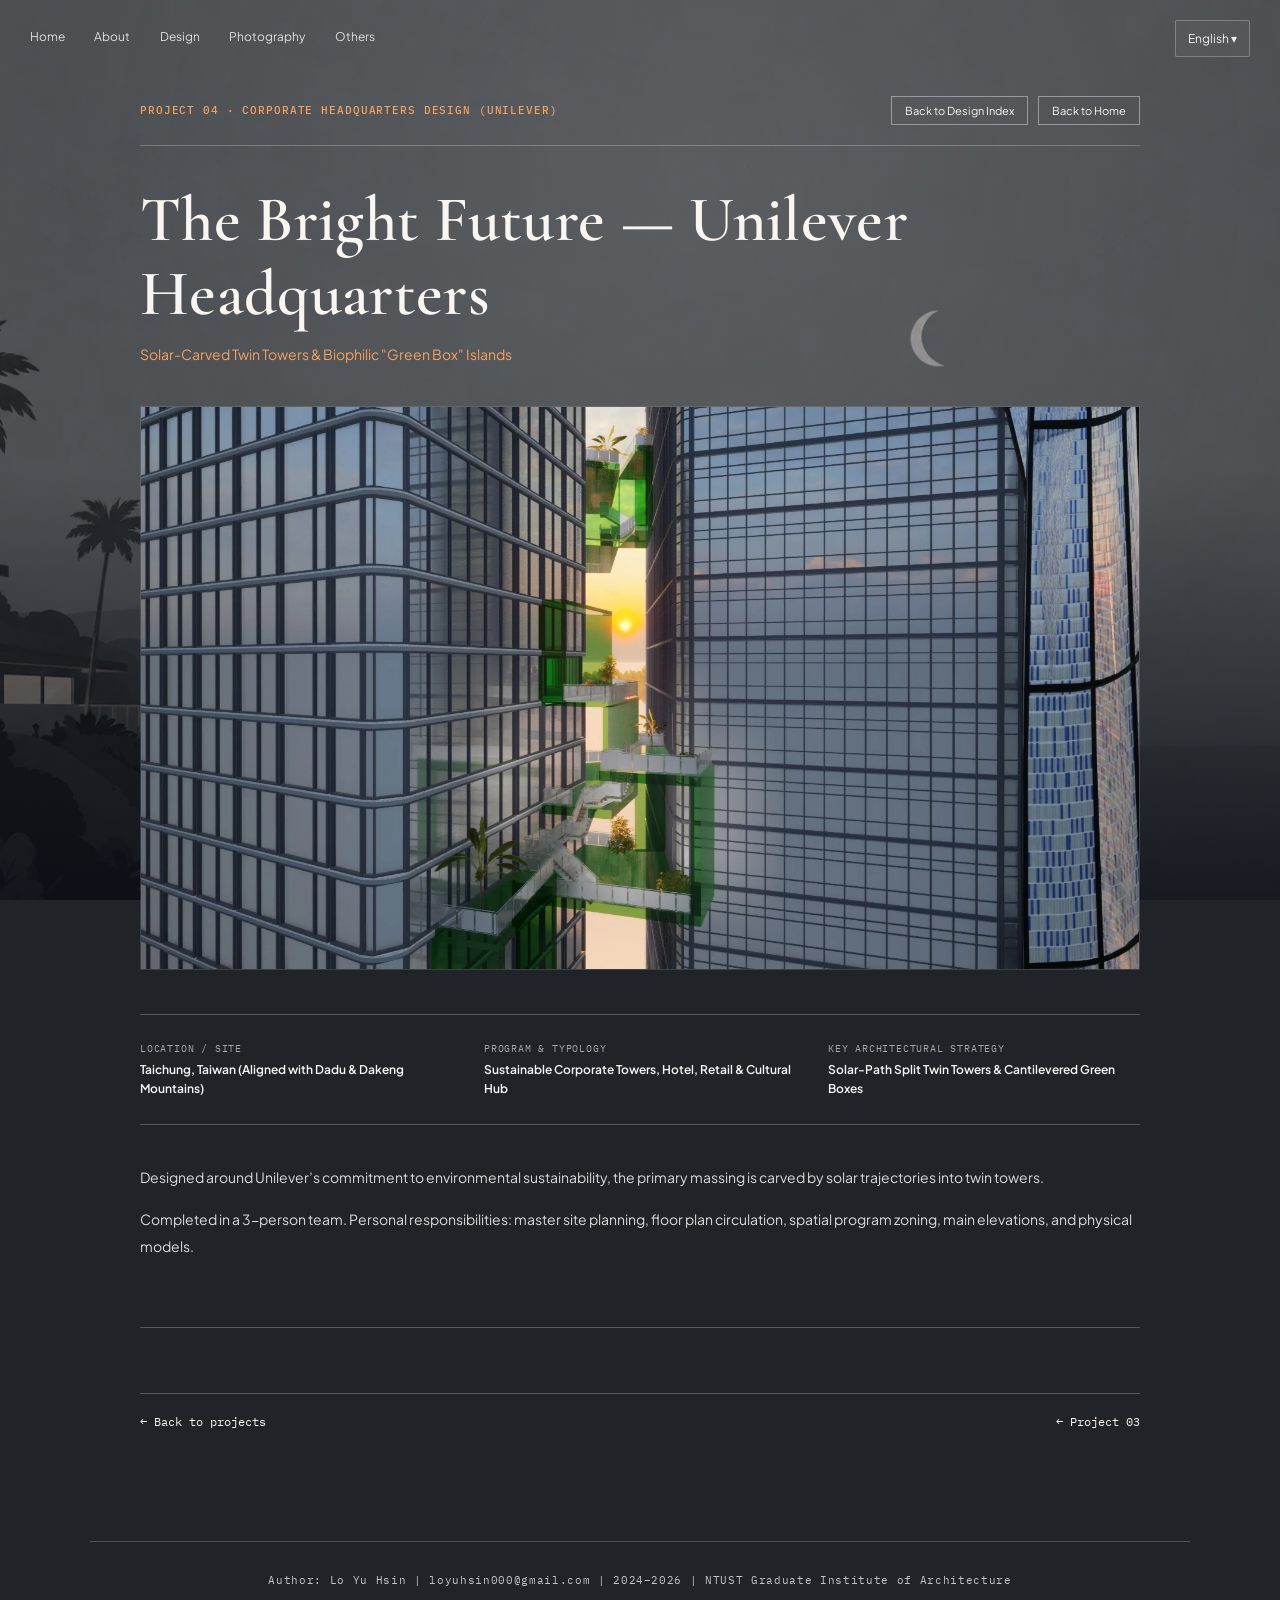
<file: project-04.html>
<!DOCTYPE html>

<html lang="en"><head><meta charset="utf-8"/><meta content="width=device-width,initial-scale=1" name="viewport"/><meta content="A 3-person collaborative corporate headquarters in Taichung. Massing is split along solar trajectories into twin towers linked by cantilevered Green Boxes." name="description"/><title>The Bright Future — Unilever Headquarters — LO YU HSIN</title><link href="https://fonts.googleapis.com" rel="preconnect"/><link crossorigin="" href="https://fonts.gstatic.com" rel="preconnect"/><link href="https://fonts.googleapis.com/css2?family=Cormorant+Garamond:ital,wght@0,400;0,500;0,600;1,400;1,500&amp;family=Noto+Serif+TC:wght@400;500;600&amp;family=DM+Serif+Display:ital@0;1&amp;family=Plus+Jakarta+Sans:wght@300;400;500;600&amp;family=IBM+Plex+Mono:wght@400;500&amp;display=swap" rel="stylesheet"/><link href="./css/style.css" rel="stylesheet"/><script defer="" src="./js/content.js"></script><script defer="" src="./js/language.js"></script><script defer="" src="./js/menu.js"></script><script defer="" src="./js/image-guard.js"></script></head><body class="site-v4" data-page="project-04.html" id="top"><div aria-hidden="true" class="global-ambient"></div><header class="site-header"><div class="header-shell"><button aria-controls="primary-navigation" aria-expanded="false" aria-label="Toggle menu" class="mobile-menu-toggle" type="button">☰</button><nav aria-label="Primary navigation" class="primary-nav" id="primary-navigation"><a class="nav-link" data-i18n="nav.home" href="./index.html">Home</a><a class="nav-link" data-i18n="nav.about" href="./about.html">About</a><a class="nav-link" data-i18n="nav.design" href="./projects.html">Design</a><a class="nav-link" data-i18n="nav.photo" href="./photography.html">Photography</a><a class="nav-link" data-i18n="nav.other" href="./other.html">Others</a></nav><button aria-label="Choose language" class="lang-switch" type="button">English ▾</button></div></header><main class="site-main detail-page-main" id="main-content"><article class="project-detail"><div class="inner-page-bar project-page-bar"><span class="inner-eyebrow" data-i18n="extra.13">PROJECT 04 · CORPORATE HEADQUARTERS DESIGN (UNILEVER)</span><div class="page-back-actions"><a class="small-outline-button" data-i18n="btn.back_design" href="./projects.html">Back to Projects</a><a class="small-outline-button" data-i18n="btn.back_home" href="./index.html">Back to Home</a></div></div><h1 class="project-title" data-project-field="p3:title">The Bright Future — Unilever Headquarters</h1><p class="project-lead" data-project-field="p3:sub">Solar-Carved Twin Towers &amp; Biophilic "Green Box" Islands</p><figure class="project-cover"><img alt="The Bright Future — Unilever Headquarters" draggable="false" loading="eager" src="./assets/images/projects/project-04/cover-01.webp"/></figure><div class="project-metadata"><div class="project-attribute"><span class="eyebrow" data-i18n="detail.loc">LOCATION</span><p data-project-field="p3:loc">Taichung, Taiwan (Aligned with Dadu &amp; Dakeng Mountains)</p></div><div class="project-attribute"><span class="eyebrow" data-i18n="detail.type">PROGRAM</span><p data-project-field="p3:type">Sustainable Corporate Towers, Hotel, Retail &amp; Cultural Hub</p></div><div class="project-attribute"><span class="eyebrow" data-i18n="detail.strategy">STRATEGY</span><p data-project-field="p3:strat">Solar-Path Split Twin Towers &amp; Cantilevered Green Boxes</p></div></div><section class="project-story"><p data-project-field="p3:p1">Designed around Unilever’s commitment to environmental sustainability, the primary massing is carved by solar trajectories into twin towers.</p><p data-project-field="p3:p2">Completed in a 3-person team. Personal responsibilities: master site planning, floor plan circulation, spatial program zoning, main elevations, and physical models.</p></section><div class="project-pagination"><a href="./projects.html"><span data-i18n="site.backprojects">← Back to projects</span></a><a href="./project-03.html">← Project 03</a></div></article></main><footer class="site-footer"><p><span data-i18n="footer.authorlabel">Author: </span><span data-i18n="extra.author">Lo Yu Hsin</span>  |  <a href="mailto:loyuhsin000@gmail.com">loyuhsin000@gmail.com</a>  |  2024–2026  |  <span data-i18n="footer.school">NTUST Graduate Institute of Architecture</span></p></footer></body></html>
</file>
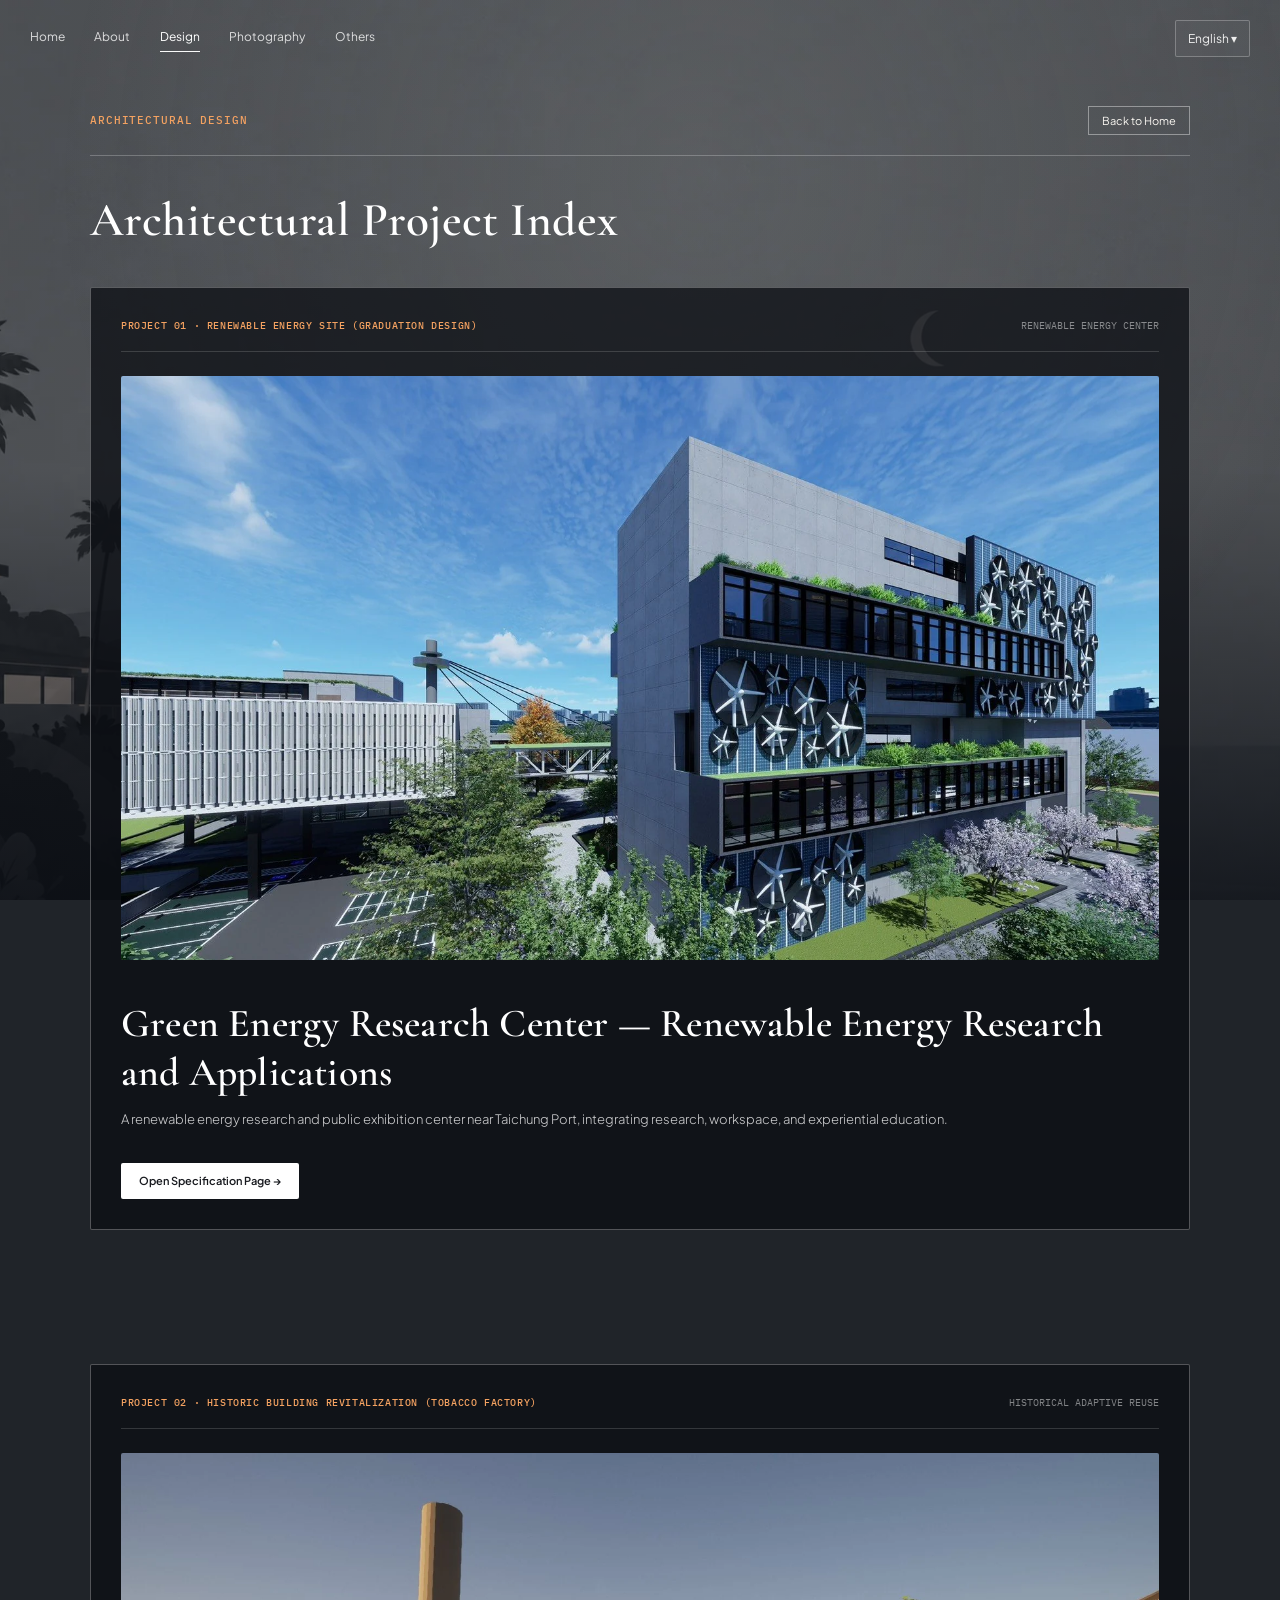
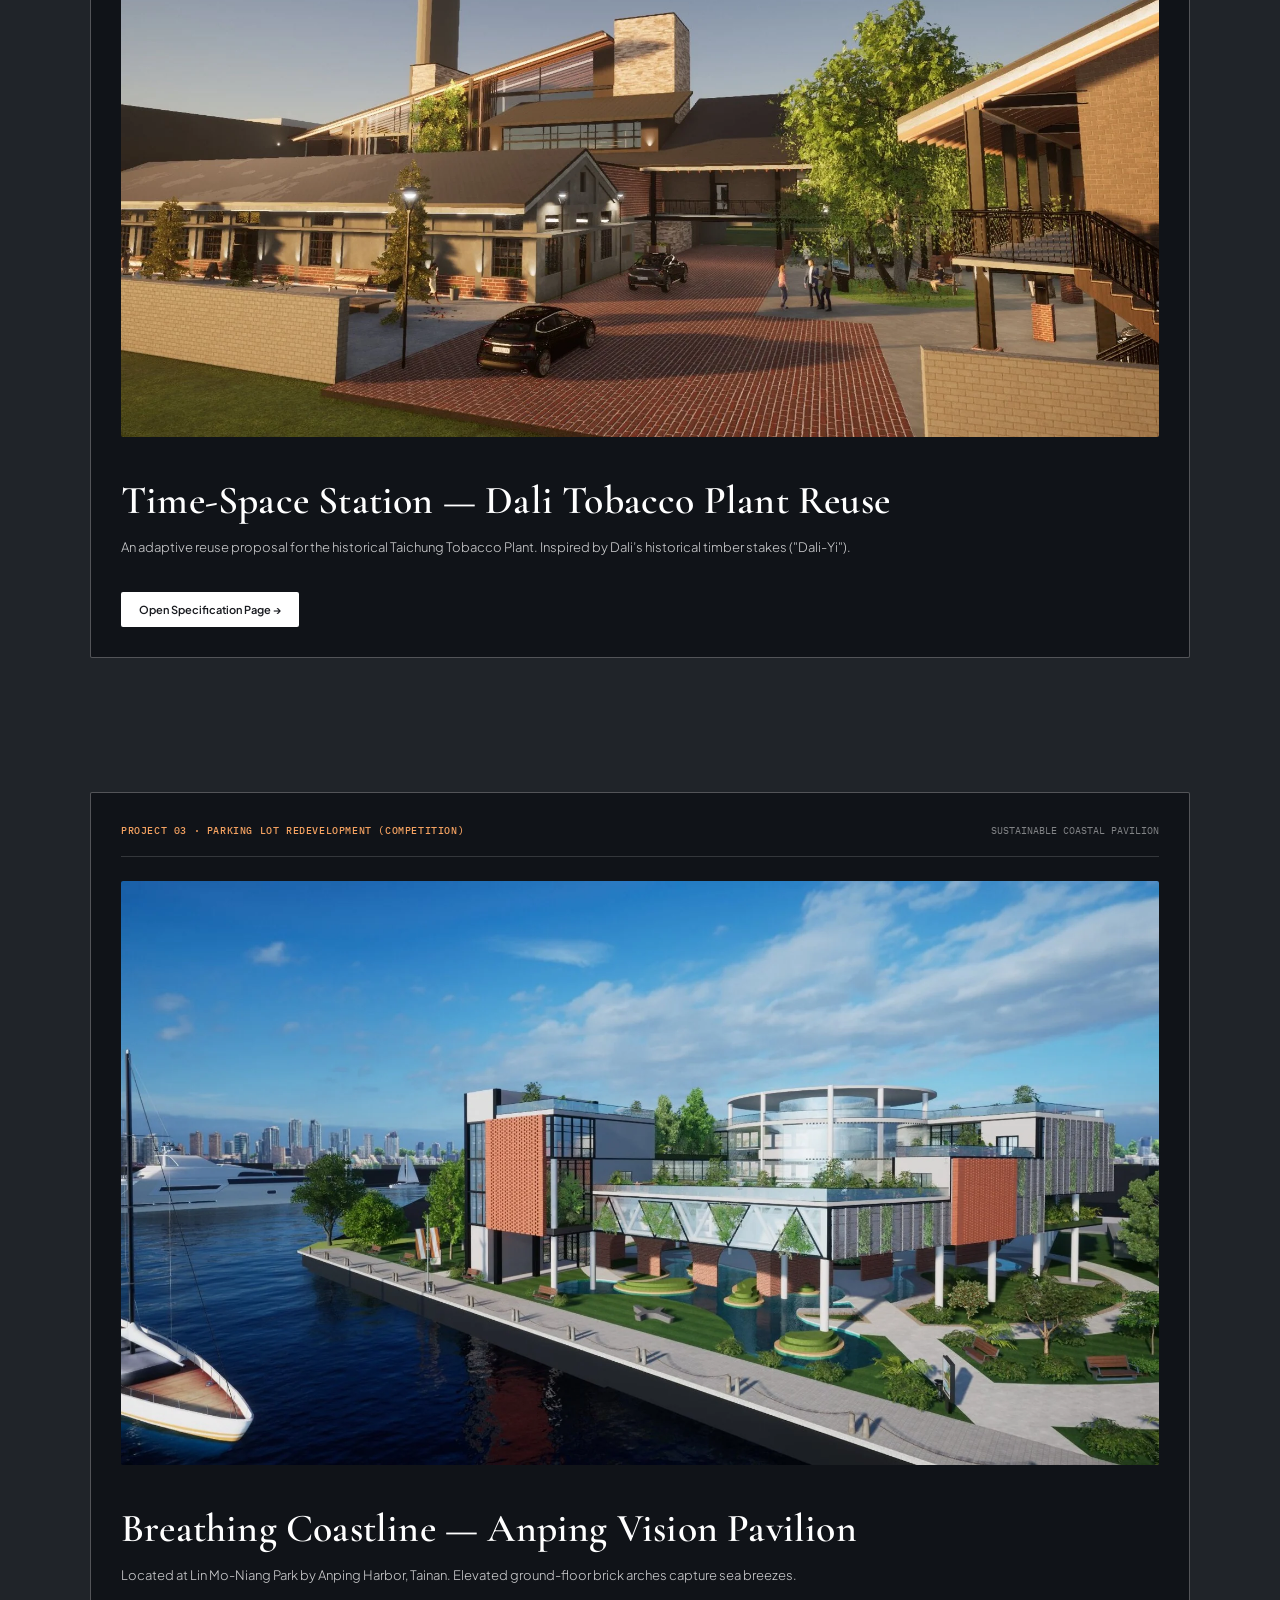
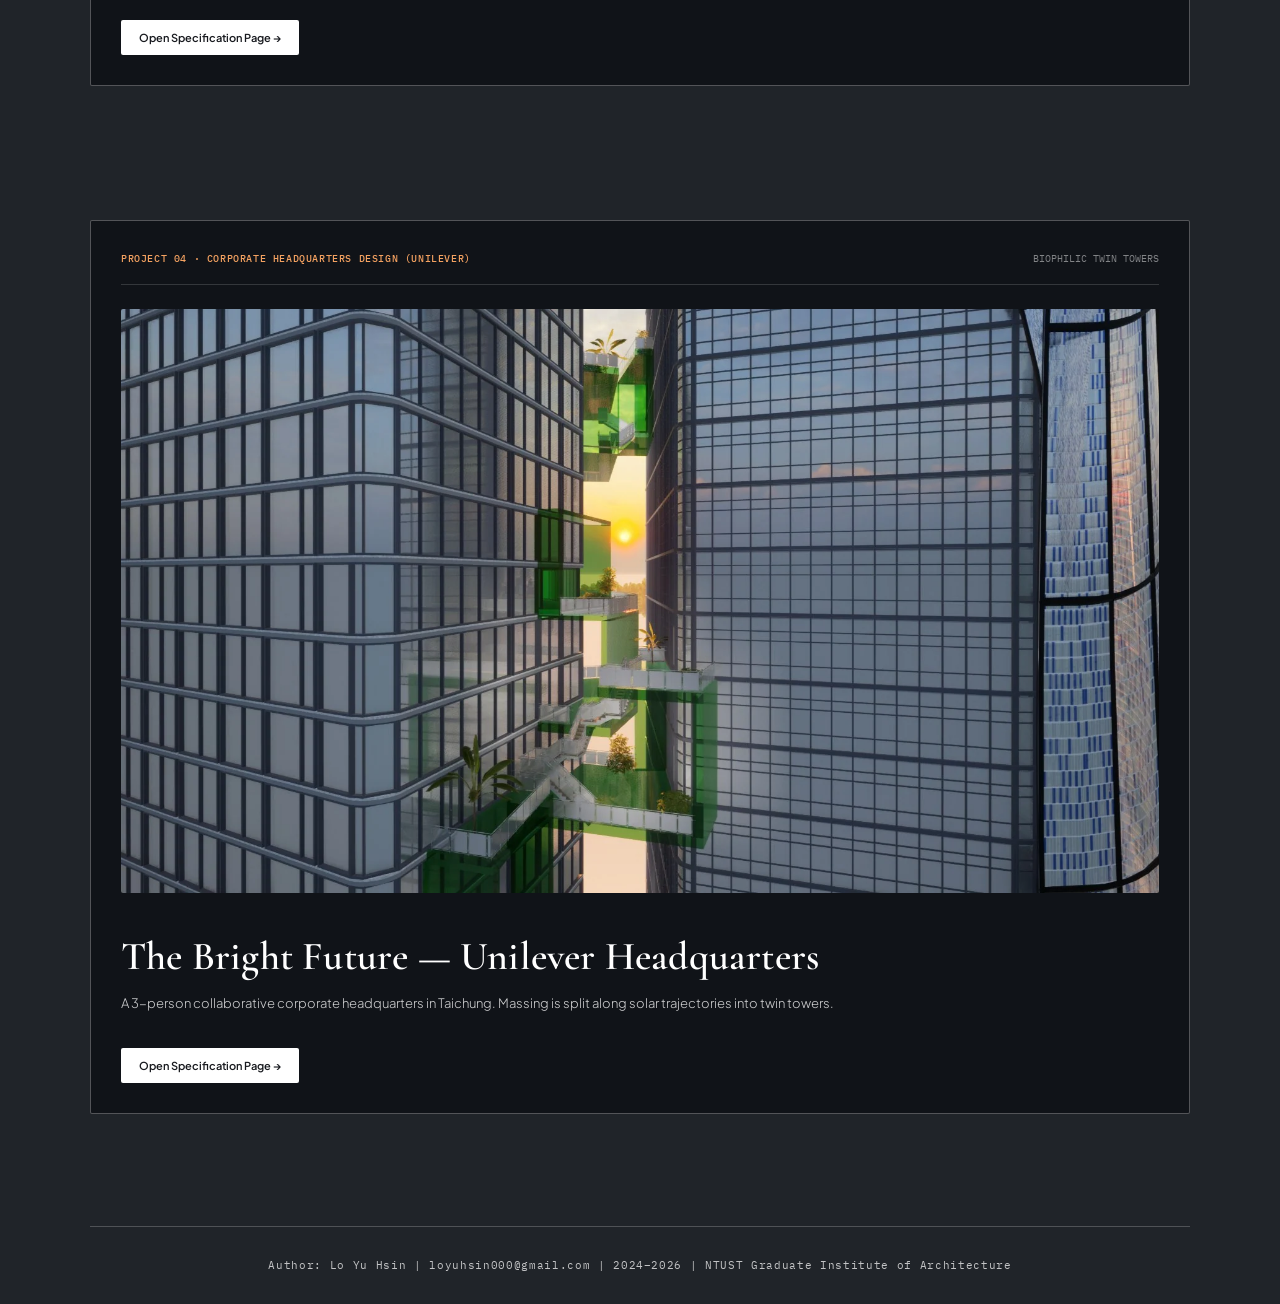
<file: projects.html>
<!DOCTYPE html>

<html lang="en"><head><meta charset="utf-8"/><meta content="width=device-width,initial-scale=1" name="viewport"/><meta content="Architecture portfolio" name="description"/><title>Design Projects — LO YU HSIN</title><link href="https://fonts.googleapis.com" rel="preconnect"/><link crossorigin="" href="https://fonts.gstatic.com" rel="preconnect"/><link href="https://fonts.googleapis.com/css2?family=Cormorant+Garamond:ital,wght@0,400;0,500;0,600;1,400;1,500&amp;family=Noto+Serif+TC:wght@400;500;600&amp;family=DM+Serif+Display:ital@0;1&amp;family=Plus+Jakarta+Sans:wght@300;400;500;600&amp;family=IBM+Plex+Mono:wght@400;500&amp;display=swap" rel="stylesheet"/><link href="./css/style.css" rel="stylesheet"/><script defer="" src="./js/content.js"></script><script defer="" src="./js/language.js"></script><script defer="" src="./js/menu.js"></script><script defer="" src="./js/image-guard.js"></script></head><body class="site-v4" data-page="projects.html" id="top"><div aria-hidden="true" class="global-ambient"></div><header class="site-header"><div class="header-shell"><button aria-controls="primary-navigation" aria-expanded="false" aria-label="Toggle menu" class="mobile-menu-toggle" type="button">☰</button><nav aria-label="Primary navigation" class="primary-nav" id="primary-navigation"><a class="nav-link" data-i18n="nav.home" href="./index.html">Home</a><a class="nav-link" data-i18n="nav.about" href="./about.html">About</a><a class="nav-link active" data-i18n="nav.design" href="./projects.html">Design</a><a class="nav-link" data-i18n="nav.photo" href="./photography.html">Photography</a><a class="nav-link" data-i18n="nav.other" href="./other.html">Others</a></nav><button aria-label="Choose language" class="lang-switch" type="button">English ▾</button></div></header><main class="site-main detail-page-main" id="main-content"><div class="projects-overview" id="view-design">
<div class="inner-page-bar"><span class="inner-eyebrow">ARCHITECTURAL DESIGN</span>
<a class="small-outline-button" data-i18n="btn.back_home" href="./index.html">Back to Home</a>
</div><div class="layout-013"><h1 class="layout-014" data-i18n="view.design_heading">Architectural Project Index</h1></div>
<div class="layout-035 project-card-stack">
<!-- PROJECT 01 -->
<a aria-label="View Project 01" class="project-card-link" href="./project-01.html"><article class="layout-036 interactive-project-card" data-project="thesis">
<div class="layout-037">
<span class="layout-038" data-i18n="thesis.badge">PROJECT 01 · RENEWABLE ENERGY SITE (GRADUATION DESIGN)</span>
<span class="layout-039">RENEWABLE ENERGY CENTER</span>
</div>
<div class="layout-040">
<img alt="Thesis" class="layout-041" decoding="async" draggable="false" loading="lazy" src="./assets/images/projects/project-01/cover-01.webp"/>
</div>
<div class="layout-042">
<h3 class="layout-043" data-i18n="thesis.title">Green Energy Research Center — Renewable Energy Research and Applications</h3>
<p class="layout-044" data-i18n="thesis.desc">A renewable energy research and public exhibition center near Taichung Port, integrating research, workspace, and experiential education.</p>
</div>
<div class="layout-045"><span class="layout-046" data-i18n="btn.enter_detail">Open Specification Page →</span></div>
</article></a>
<!-- PROJECT 02 -->
<a aria-label="View Project 02" class="project-card-link" href="./project-02.html"><article class="layout-036 interactive-project-card">
<div class="layout-037">
<span class="layout-038" data-i18n="extra.11">PROJECT 02 · HISTORIC BUILDING REVITALIZATION (TOBACCO FACTORY)</span>
<span class="layout-039">HISTORICAL ADAPTIVE REUSE</span>
</div>
<div class="layout-047">
<img alt="Design 01" class="layout-048" decoding="async" draggable="false" loading="lazy" src="./assets/images/projects/project-02/cover-01.webp"/>
</div>
<div class="layout-042">
<h3 class="layout-043" data-i18n="p1.title">Time-Space Station — Dali Tobacco Plant Reuse</h3>
<p class="layout-044" data-i18n="p1.desc">An adaptive reuse proposal for the historical Taichung Tobacco Plant. Inspired by Dali’s historical timber stakes ("Dali-Yi").</p>
</div>
<div class="layout-045"><span class="layout-046" data-i18n="btn.enter_detail">Open Specification Page →</span></div>
</article></a>
<!-- PROJECT 03 -->
<a aria-label="View Project 03" class="project-card-link" href="./project-03.html"><article class="layout-036 interactive-project-card">
<div class="layout-037">
<span class="layout-038" data-i18n="extra.12">PROJECT 03 · PARKING LOT REDEVELOPMENT (COMPETITION)</span>
<span class="layout-039">SUSTAINABLE COASTAL PAVILION</span>
</div>
<div class="layout-047">
<img alt="Design 02" class="layout-048" decoding="async" draggable="false" loading="lazy" src="./assets/images/projects/project-03/cover-01.webp"/>
</div>
<div class="layout-042">
<h3 class="layout-043" data-i18n="p2.title">Breathing Coastline — Anping Vision Pavilion</h3>
<p class="layout-044" data-i18n="p2.desc">Located at Lin Mo-Niang Park by Anping Harbor, Tainan. Elevated ground-floor brick arches capture sea breezes.</p>
</div>
<div class="layout-045"><span class="layout-046" data-i18n="btn.enter_detail">Open Specification Page →</span></div>
</article></a>
<!-- PROJECT 04 -->
<a aria-label="View Project 04" class="project-card-link" href="./project-04.html"><article class="layout-036 interactive-project-card">
<div class="layout-037">
<span class="layout-038" data-i18n="extra.13">PROJECT 04 · CORPORATE HEADQUARTERS DESIGN (UNILEVER)</span>
<span class="layout-039">BIOPHILIC TWIN TOWERS</span>
</div>
<div class="layout-047">
<img alt="Design 03" class="layout-048" decoding="async" draggable="false" loading="lazy" src="./assets/images/projects/project-04/cover-01.webp"/>
</div>
<div class="layout-042">
<h3 class="layout-043" data-i18n="p3.title">The Bright Future — Unilever Headquarters</h3>
<p class="layout-044" data-i18n="p3.desc">A 3-person collaborative corporate headquarters in Taichung. Massing is split along solar trajectories into twin towers.</p>
</div>
<div class="layout-045"><span class="layout-046" data-i18n="btn.enter_detail">Open Specification Page →</span></div>
</article></a>
</div>
</div></main><footer class="site-footer"><p><span data-i18n="footer.authorlabel">Author: </span><span data-i18n="extra.author">Lo Yu Hsin</span>  |  <a href="mailto:loyuhsin000@gmail.com">loyuhsin000@gmail.com</a>  |  2024–2026  |  <span data-i18n="footer.school">NTUST Graduate Institute of Architecture</span></p></footer></body></html>
</file>
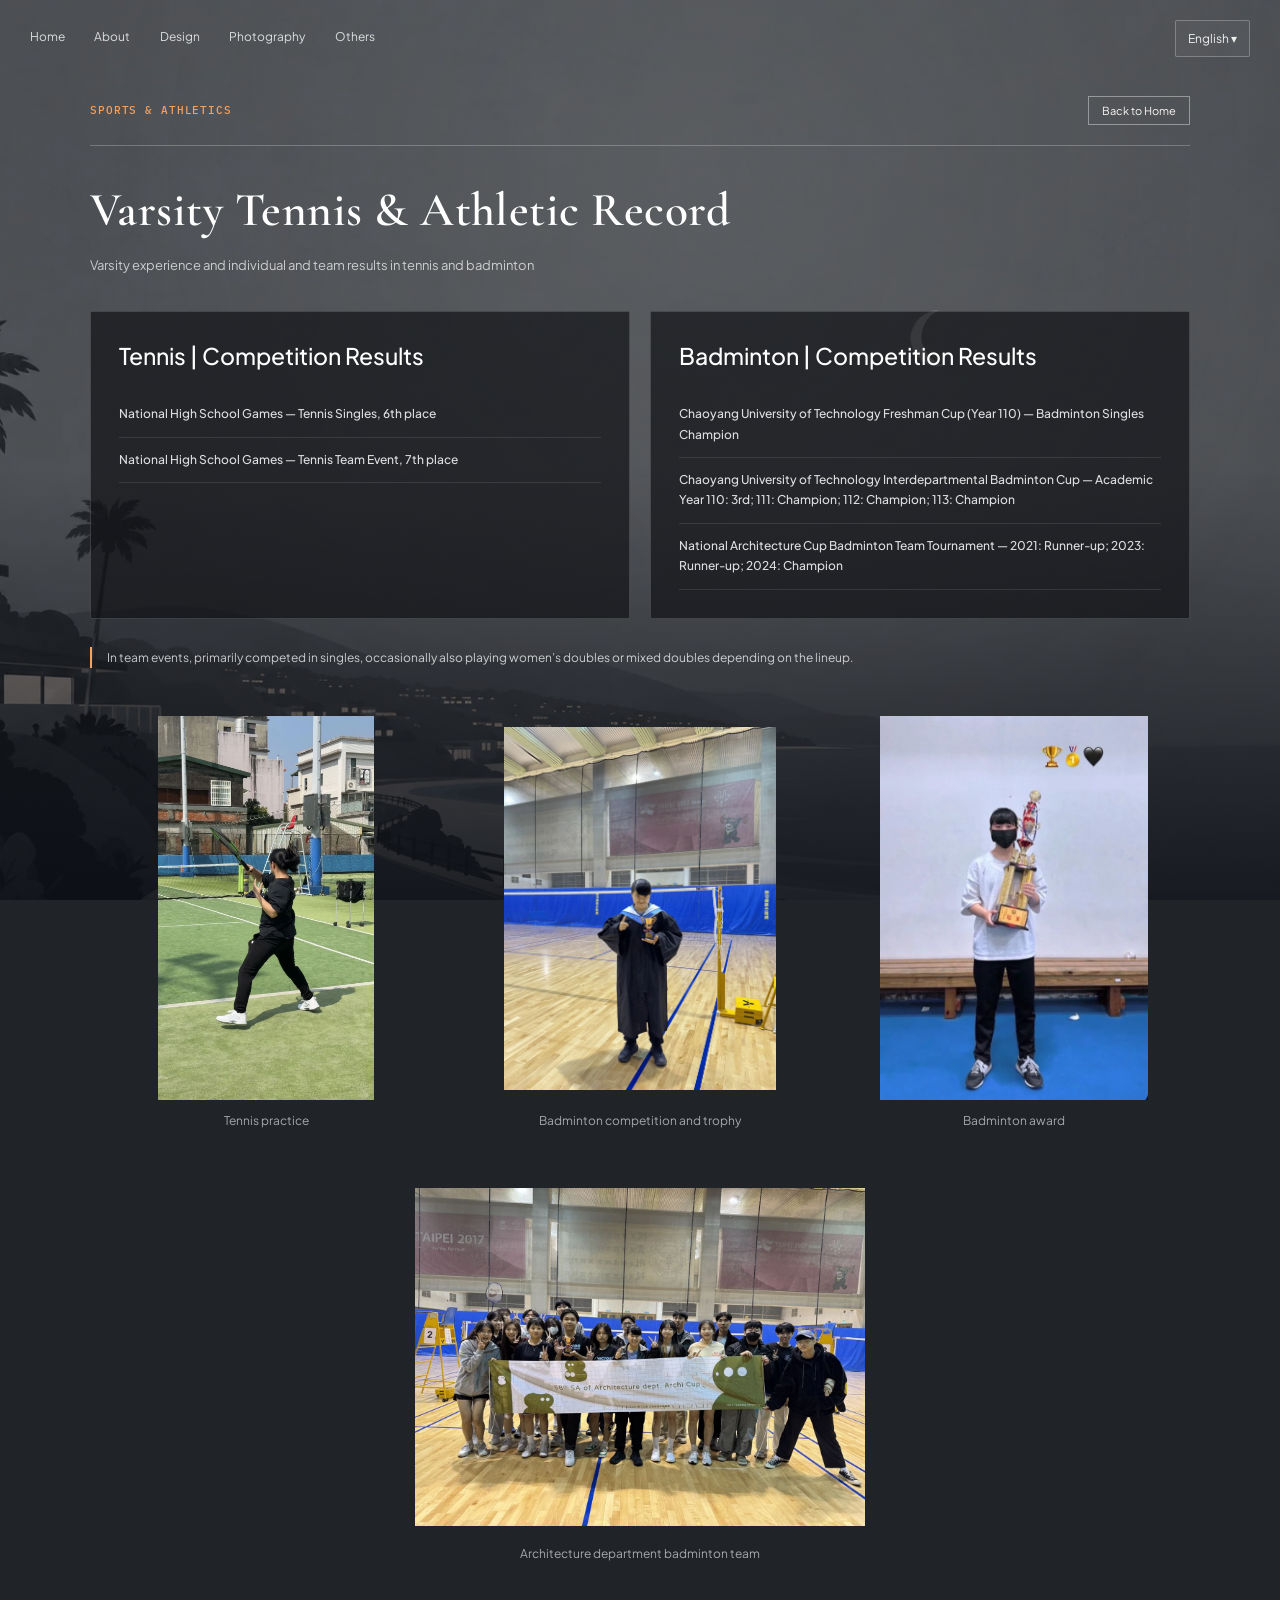
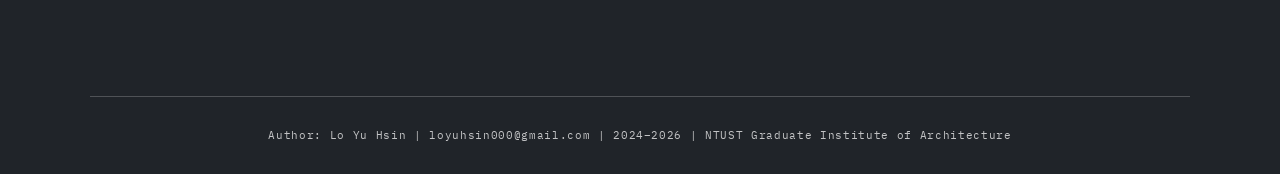
<file: sports.html>
<!DOCTYPE html>

<html lang="en"><head><meta charset="utf-8"/><meta content="width=device-width,initial-scale=1" name="viewport"/><meta content="Architecture portfolio" name="description"/><title>Sports | LO YU HSIN</title><link href="https://fonts.googleapis.com" rel="preconnect"/><link crossorigin="" href="https://fonts.gstatic.com" rel="preconnect"/><link href="https://fonts.googleapis.com/css2?family=Cormorant+Garamond:ital,wght@0,400;0,500;0,600;1,400;1,500&amp;family=Noto+Serif+TC:wght@400;500;600&amp;family=DM+Serif+Display:ital@0;1&amp;family=Plus+Jakarta+Sans:wght@300;400;500;600&amp;family=IBM+Plex+Mono:wght@400;500&amp;display=swap" rel="stylesheet"/><link href="./css/style.css" rel="stylesheet"/><script defer="" src="./js/content.js"></script><script defer="" src="./js/language.js"></script><script defer="" src="./js/menu.js"></script><script defer="" src="./js/image-guard.js"></script></head><body class="site-v4" data-page="sports.html" id="top"><div aria-hidden="true" class="global-ambient"></div><header class="site-header"><div class="header-shell"><button aria-controls="primary-navigation" aria-expanded="false" aria-label="Toggle menu" class="mobile-menu-toggle" type="button">☰</button><nav aria-label="Primary navigation" class="primary-nav" id="primary-navigation"><a class="nav-link" data-i18n="nav.home" href="./index.html">Home</a><a class="nav-link" data-i18n="nav.about" href="./about.html">About</a><a class="nav-link" data-i18n="nav.design" href="./projects.html">Design</a><a class="nav-link" data-i18n="nav.photo" href="./photography.html">Photography</a><a class="nav-link" data-i18n="nav.other" href="./other.html">Others</a></nav><button aria-label="Choose language" class="lang-switch" type="button">English ▾</button></div></header><main class="site-main detail-page-main" id="main-content"><div class="standalone-extra" id="sports">
<div class="inner-page-bar">
<span class="inner-eyebrow">SPORTS &amp; ATHLETICS</span>
<a class="small-outline-button" data-i18n="btn.back_home" href="./index.html">Back to Home</a>
</div>
<h1 class="layout-014" data-i18n="sports.title">Varsity Tennis &amp; Athletic Record</h1>
<p class="layout-022" data-i18n="sports.intro">Varsity experience and individual and team results in tennis and badminton</p>
<div class="layout-023"><section class="layout-024"><h3 class="layout-017" data-i18n="sports.tennis">Tennis | Competition Results</h3><div class="layout-018"><div class="layout-025" data-i18n="sports.tennis1">National High School Games — Tennis Singles, 6th place</div><div class="layout-025" data-i18n="sports.tennis2">National High School Games — Tennis Team Event, 7th place</div></div></section><section class="layout-024"><h3 class="layout-017" data-i18n="sports.badminton">Badminton | Competition Results</h3><div class="layout-018"><div class="layout-025" data-i18n="sports.badminton1">Chaoyang University of Technology Freshman Cup (Year 110) — Badminton Singles Champion</div><div class="layout-025" data-i18n="sports.badminton2">Chaoyang University of Technology Interdepartmental Badminton Cup — Academic Year 110: 3rd; 111: Champion; 112: Champion; 113: Champion</div><div class="layout-025" data-i18n="sports.badminton3">National Architecture Cup Badminton Team Tournament — 2021: Runner-up; 2023: Runner-up; 2024: Champion</div></div></section></div><div class="layout-026" data-i18n="sports.teamnote" style="margin-bottom: 48px;">In team events, primarily competed in singles, occasionally also playing women’s doubles or mixed doubles depending on the lineup.</div><div class="sports-uniform-grid" id="sports-photo-gallery"><figure class="sports-uniform-item sports-photo-1"><img alt="Sports photograph 1" class="sports-collage-photo" decoding="async" loading="lazy" src="./assets/images/other/sports/sport-01.webp"/><figcaption class="layout-009" data-i18n="sports.photo1">Tennis practice</figcaption></figure><figure class="sports-uniform-item sports-photo-2"><img alt="Sports photograph 2" class="sports-collage-photo" decoding="async" loading="lazy" src="./assets/images/other/sports/sport-02.webp"/><figcaption class="layout-009" data-i18n="sports.photo2">Badminton competition and trophy</figcaption></figure><figure class="sports-uniform-item sports-photo-3"><img alt="Sports photograph 4" class="sports-collage-photo" decoding="async" loading="lazy" src="./assets/images/other/sports/sport-03.webp"/><figcaption class="layout-009" data-i18n="sports.photo4">Badminton award</figcaption></figure><figure class="sports-uniform-item sports-photo-group"><img alt="Sports photograph 3" class="sports-collage-photo" decoding="async" loading="lazy" src="./assets/images/other/sports/sport-04.webp"/><figcaption class="layout-009" data-i18n="sports.photo3">Architecture department badminton team</figcaption></figure></div>
</div></main><footer class="site-footer"><p><span data-i18n="footer.authorlabel">Author: </span><span data-i18n="extra.author">Lo Yu Hsin</span>  |  <a href="mailto:loyuhsin000@gmail.com">loyuhsin000@gmail.com</a>  |  2024–2026  |  <span data-i18n="footer.school">NTUST Graduate Institute of Architecture</span></p></footer></body></html>
</file>
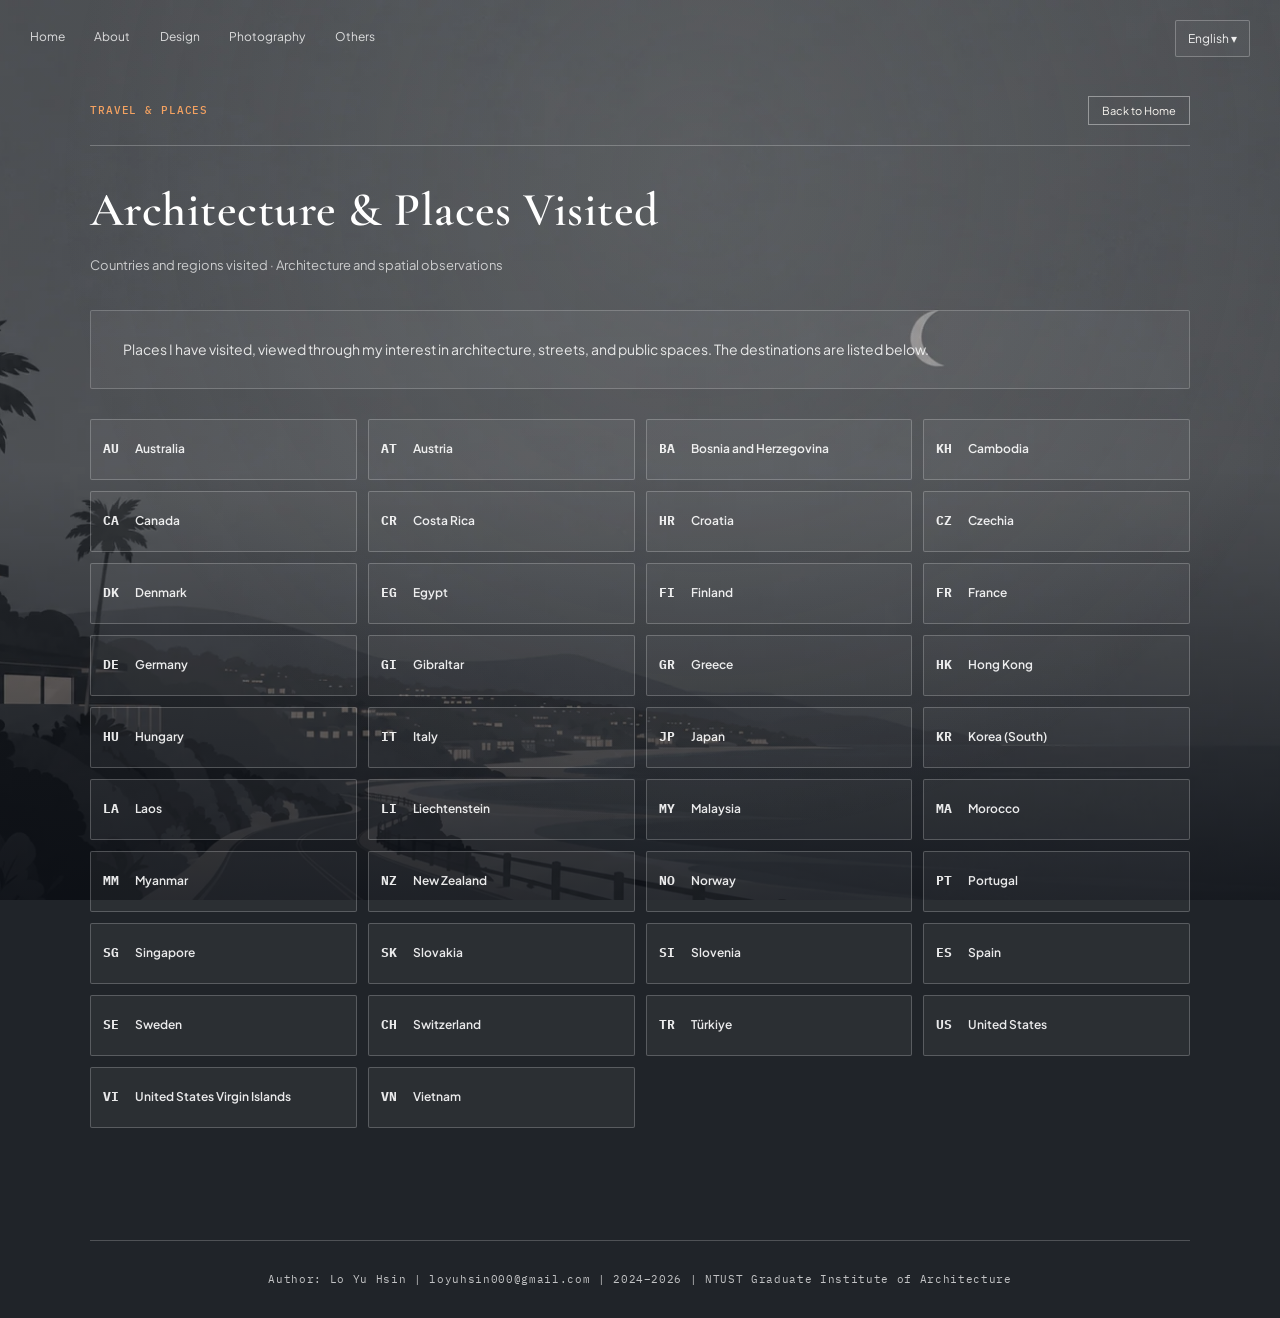
<file: travel.html>
<!DOCTYPE html>

<html lang="en"><head><meta charset="utf-8"/><meta content="width=device-width,initial-scale=1" name="viewport"/><meta content="Architecture portfolio" name="description"/><title>Travel | LO YU HSIN</title><link href="https://fonts.googleapis.com" rel="preconnect"/><link crossorigin="" href="https://fonts.gstatic.com" rel="preconnect"/><link href="https://fonts.googleapis.com/css2?family=Cormorant+Garamond:ital,wght@0,400;0,500;0,600;1,400;1,500&amp;family=Noto+Serif+TC:wght@400;500;600&amp;family=DM+Serif+Display:ital@0;1&amp;family=Plus+Jakarta+Sans:wght@300;400;500;600&amp;family=IBM+Plex+Mono:wght@400;500&amp;display=swap" rel="stylesheet"/><link href="./css/style.css" rel="stylesheet"/><script defer="" src="./js/content.js"></script><script defer="" src="./js/language.js"></script><script defer="" src="./js/menu.js"></script><script defer="" src="./js/image-guard.js"></script></head><body class="site-v4" data-page="travel.html" id="top"><div aria-hidden="true" class="global-ambient"></div><header class="site-header"><div class="header-shell"><button aria-controls="primary-navigation" aria-expanded="false" aria-label="Toggle menu" class="mobile-menu-toggle" type="button">☰</button><nav aria-label="Primary navigation" class="primary-nav" id="primary-navigation"><a class="nav-link" data-i18n="nav.home" href="./index.html">Home</a><a class="nav-link" data-i18n="nav.about" href="./about.html">About</a><a class="nav-link" data-i18n="nav.design" href="./projects.html">Design</a><a class="nav-link" data-i18n="nav.photo" href="./photography.html">Photography</a><a class="nav-link" data-i18n="nav.other" href="./other.html">Others</a></nav><button aria-label="Choose language" class="lang-switch" type="button">English ▾</button></div></header><main class="site-main detail-page-main" id="main-content"><div class="standalone-extra" id="travel">
<div class="inner-page-bar">
<span class="inner-eyebrow">TRAVEL &amp; PLACES</span>
<a class="small-outline-button" data-i18n="btn.back_home" href="./index.html">Back to Home</a>
</div>
<h1 class="layout-014" data-i18n="travel.title">Architecture &amp; Places Visited</h1>
<p class="layout-027" data-i18n="travel.sub">Countries and regions visited · Architecture and spatial observations</p>
<div class="layout-028">
<p class="layout-029" data-i18n="travel.footprint">Places I have visited, viewed through my interest in architecture, streets, and public spaces. The destinations are listed below.</p>
</div>
<div class="travel-places layout-030" style="grid-auto-flow: row;"><div class="travel-place layout-031"><span class="layout-032">AU</span><span class="layout-033"><span class="travel-place-name" data-en="Australia" data-zh="澳洲">澳洲</span><span class="travel-place-en layout-034">Australia</span></span></div><div class="travel-place layout-031"><span class="layout-032">AT</span><span class="layout-033"><span class="travel-place-name" data-en="Austria" data-zh="奧地利">奧地利</span><span class="travel-place-en layout-034">Austria</span></span></div><div class="travel-place layout-031"><span class="layout-032">BA</span><span class="layout-033"><span class="travel-place-name" data-en="Bosnia and Herzegovina" data-zh="波士尼亞與赫塞哥維納">波士尼亞與赫塞哥維納</span><span class="travel-place-en layout-034">Bosnia and Herzegovina</span></span></div><div class="travel-place layout-031"><span class="layout-032">KH</span><span class="layout-033"><span class="travel-place-name" data-en="Cambodia" data-zh="柬埔寨">柬埔寨</span><span class="travel-place-en layout-034">Cambodia</span></span></div><div class="travel-place layout-031"><span class="layout-032">CA</span><span class="layout-033"><span class="travel-place-name" data-en="Canada" data-zh="加拿大">加拿大</span><span class="travel-place-en layout-034">Canada</span></span></div><div class="travel-place layout-031"><span class="layout-032">CR</span><span class="layout-033"><span class="travel-place-name" data-en="Costa Rica" data-zh="哥斯大黎加">哥斯大黎加</span><span class="travel-place-en layout-034">Costa Rica</span></span></div><div class="travel-place layout-031"><span class="layout-032">HR</span><span class="layout-033"><span class="travel-place-name" data-en="Croatia" data-zh="克羅埃西亞">克羅埃西亞</span><span class="travel-place-en layout-034">Croatia</span></span></div><div class="travel-place layout-031"><span class="layout-032">CZ</span><span class="layout-033"><span class="travel-place-name" data-en="Czechia" data-zh="捷克">捷克</span><span class="travel-place-en layout-034">Czechia</span></span></div><div class="travel-place layout-031"><span class="layout-032">DK</span><span class="layout-033"><span class="travel-place-name" data-en="Denmark" data-zh="丹麥">丹麥</span><span class="travel-place-en layout-034">Denmark</span></span></div><div class="travel-place layout-031"><span class="layout-032">EG</span><span class="layout-033"><span class="travel-place-name" data-en="Egypt" data-zh="埃及">埃及</span><span class="travel-place-en layout-034">Egypt</span></span></div><div class="travel-place layout-031"><span class="layout-032">FI</span><span class="layout-033"><span class="travel-place-name" data-en="Finland" data-zh="芬蘭">芬蘭</span><span class="travel-place-en layout-034">Finland</span></span></div><div class="travel-place layout-031"><span class="layout-032">FR</span><span class="layout-033"><span class="travel-place-name" data-en="France" data-zh="法國">法國</span><span class="travel-place-en layout-034">France</span></span></div><div class="travel-place layout-031"><span class="layout-032">DE</span><span class="layout-033"><span class="travel-place-name" data-en="Germany" data-zh="德國">德國</span><span class="travel-place-en layout-034">Germany</span></span></div><div class="travel-place layout-031"><span class="layout-032">GI</span><span class="layout-033"><span class="travel-place-name" data-en="Gibraltar" data-zh="直布羅陀">直布羅陀</span><span class="travel-place-en layout-034">Gibraltar</span></span></div><div class="travel-place layout-031"><span class="layout-032">GR</span><span class="layout-033"><span class="travel-place-name" data-en="Greece" data-zh="希臘">希臘</span><span class="travel-place-en layout-034">Greece</span></span></div><div class="travel-place layout-031"><span class="layout-032">HK</span><span class="layout-033"><span class="travel-place-name" data-en="Hong Kong" data-zh="香港">香港</span><span class="travel-place-en layout-034">Hong Kong</span></span></div><div class="travel-place layout-031"><span class="layout-032">HU</span><span class="layout-033"><span class="travel-place-name" data-en="Hungary" data-zh="匈牙利">匈牙利</span><span class="travel-place-en layout-034">Hungary</span></span></div><div class="travel-place layout-031"><span class="layout-032">IT</span><span class="layout-033"><span class="travel-place-name" data-en="Italy" data-zh="義大利">義大利</span><span class="travel-place-en layout-034">Italy</span></span></div><div class="travel-place layout-031"><span class="layout-032">JP</span><span class="layout-033"><span class="travel-place-name" data-en="Japan" data-zh="日本">日本</span><span class="travel-place-en layout-034">Japan</span></span></div><div class="travel-place layout-031"><span class="layout-032">KR</span><span class="layout-033"><span class="travel-place-name" data-en="Korea (South)" data-zh="韓國">韓國</span><span class="travel-place-en layout-034">Korea (South)</span></span></div><div class="travel-place layout-031"><span class="layout-032">LA</span><span class="layout-033"><span class="travel-place-name" data-en="Laos" data-zh="寮國">寮國</span><span class="travel-place-en layout-034">Laos</span></span></div><div class="travel-place layout-031"><span class="layout-032">LI</span><span class="layout-033"><span class="travel-place-name" data-en="Liechtenstein" data-zh="列支敦斯登">列支敦斯登</span><span class="travel-place-en layout-034">Liechtenstein</span></span></div><div class="travel-place layout-031"><span class="layout-032">MY</span><span class="layout-033"><span class="travel-place-name" data-en="Malaysia" data-zh="馬來西亞">馬來西亞</span><span class="travel-place-en layout-034">Malaysia</span></span></div><div class="travel-place layout-031"><span class="layout-032">MA</span><span class="layout-033"><span class="travel-place-name" data-en="Morocco" data-zh="摩洛哥">摩洛哥</span><span class="travel-place-en layout-034">Morocco</span></span></div><div class="travel-place layout-031"><span class="layout-032">MM</span><span class="layout-033"><span class="travel-place-name" data-en="Myanmar" data-zh="緬甸">緬甸</span><span class="travel-place-en layout-034">Myanmar</span></span></div><div class="travel-place layout-031"><span class="layout-032">NZ</span><span class="layout-033"><span class="travel-place-name" data-en="New Zealand" data-zh="紐西蘭">紐西蘭</span><span class="travel-place-en layout-034">New Zealand</span></span></div><div class="travel-place layout-031"><span class="layout-032">NO</span><span class="layout-033"><span class="travel-place-name" data-en="Norway" data-zh="挪威">挪威</span><span class="travel-place-en layout-034">Norway</span></span></div><div class="travel-place layout-031"><span class="layout-032">PT</span><span class="layout-033"><span class="travel-place-name" data-en="Portugal" data-zh="葡萄牙">葡萄牙</span><span class="travel-place-en layout-034">Portugal</span></span></div><div class="travel-place layout-031"><span class="layout-032">SG</span><span class="layout-033"><span class="travel-place-name" data-en="Singapore" data-zh="新加坡">新加坡</span><span class="travel-place-en layout-034">Singapore</span></span></div><div class="travel-place layout-031"><span class="layout-032">SK</span><span class="layout-033"><span class="travel-place-name" data-en="Slovakia" data-zh="斯洛伐克">斯洛伐克</span><span class="travel-place-en layout-034">Slovakia</span></span></div><div class="travel-place layout-031"><span class="layout-032">SI</span><span class="layout-033"><span class="travel-place-name" data-en="Slovenia" data-zh="斯洛維尼亞">斯洛維尼亞</span><span class="travel-place-en layout-034">Slovenia</span></span></div><div class="travel-place layout-031"><span class="layout-032">ES</span><span class="layout-033"><span class="travel-place-name" data-en="Spain" data-zh="西班牙">西班牙</span><span class="travel-place-en layout-034">Spain</span></span></div><div class="travel-place layout-031"><span class="layout-032">SE</span><span class="layout-033"><span class="travel-place-name" data-en="Sweden" data-zh="瑞典">瑞典</span><span class="travel-place-en layout-034">Sweden</span></span></div><div class="travel-place layout-031"><span class="layout-032">CH</span><span class="layout-033"><span class="travel-place-name" data-en="Switzerland" data-zh="瑞士">瑞士</span><span class="travel-place-en layout-034">Switzerland</span></span></div><div class="travel-place layout-031"><span class="layout-032">TR</span><span class="layout-033"><span class="travel-place-name" data-en="Türkiye" data-zh="土耳其">土耳其</span><span class="travel-place-en layout-034">Türkiye</span></span></div><div class="travel-place layout-031"><span class="layout-032">US</span><span class="layout-033"><span class="travel-place-name" data-en="United States" data-zh="美國">美國</span><span class="travel-place-en layout-034">United States</span></span></div><div class="travel-place layout-031"><span class="layout-032">VI</span><span class="layout-033"><span class="travel-place-name" data-en="United States Virgin Islands" data-zh="美屬維京群島">美屬維京群島</span><span class="travel-place-en layout-034">United States Virgin Islands</span></span></div><div class="travel-place layout-031"><span class="layout-032">VN</span><span class="layout-033"><span class="travel-place-name" data-en="Vietnam" data-zh="越南">越南</span><span class="travel-place-en layout-034">Vietnam</span></span></div></div>
</div></main><footer class="site-footer"><p><span data-i18n="footer.authorlabel">Author: </span><span data-i18n="extra.author">Lo Yu Hsin</span>  |  <a href="mailto:loyuhsin000@gmail.com">loyuhsin000@gmail.com</a>  |  2024–2026  |  <span data-i18n="footer.school">NTUST Graduate Institute of Architecture</span></p></footer></body></html>
</file>
<file: css/style.css>
:root{color-scheme:dark;--bg:#15191d;--bg2:#303235;--paper:#f6eee4;--muted:rgba(255,255,255,.68);--accent:#F4A261;--max:1080px}*{box-sizing:border-box}html{scroll-behavior:smooth}body{margin:0;background:linear-gradient(165deg,#343638 0%,#454649 42%,#191c23 100%);background-attachment:fixed;color:#f9f6f1;font-family:'Plus Jakarta Sans',sans-serif;font-size:15px;line-height:1.75;overflow-x:hidden}a{color:inherit;text-decoration:none}img{max-width:100%;height:auto}button{font:inherit}a:focus-visible,button:focus-visible{outline:2px solid var(--accent);outline-offset:4px}.global-ambient{position:fixed;inset:0;pointer-events:none;background:radial-gradient(ellipse at 55% 20%,rgba(169,173,174,.15),transparent 65%);z-index:-1}body::selection{background:#fff;color:#111}.site-header{position:relative;z-index:40;border-bottom:1px solid rgba(255,255,255,.13);background:rgba(22,25,29,.52);backdrop-filter:blur(16px)}.header-shell{width:min(100% - 48px,1200px);min-height:86px;margin:auto;display:flex;align-items:center;justify-content:space-between;gap:32px}.brand{font-family:'Cormorant Garamond',serif;font-size:1.85rem;letter-spacing:.085em;line-height:1;white-space:nowrap}.brand small{display:block;font:9px/2 'IBM Plex Mono',monospace;letter-spacing:.24em;color:var(--muted)}.brand-mark{color:var(--accent);font-size:16px;vertical-align:top;margin-left:5px}.primary-nav{display:flex;align-items:center;gap:clamp(11px,1.8vw,30px);margin-left:auto}.nav-link{font-size:12px;white-space:nowrap;color:rgba(255,255,255,.72);transition:color .2s}.nav-link:hover,.nav-link.active{color:#fff}.nav-link.active:after{content:'';display:block;border-bottom:1px solid var(--accent)}.lang-switch,.mobile-menu-toggle{border:1px solid rgba(255,255,255,.26);color:#fff;background:transparent;border-radius:2px;padding:8px 10px;cursor:pointer;white-space:nowrap;font-size:11px}.mobile-menu-toggle{display:none}.site-main{width:min(100% - 44px,var(--max));margin:0 auto;padding:56px 0 100px;min-height:65vh}.site-footer{width:min(100% - 44px,var(--max));margin:40px auto 20px;padding:26px 0;border-top:1px solid rgba(255,255,255,.21);color:var(--muted);display:flex;justify-content:space-between;gap:22px;flex-wrap:wrap;font:11px/1.6 'IBM Plex Mono',monospace}.site-footer p{margin:0}.site-footer a:hover{color:var(--accent)}h1,h2,h3,h4,p,figure{margin-top:0}h1,h2,h3,h4{font-weight:400}h1,h2,h3{font-family:'Cormorant Garamond',serif;line-height:1.16}h2{font-size:clamp(2.3rem,5vw,4.1rem)}h3{font-size:clamp(1.6rem,3vw,2.25rem)}p{color:rgba(255,255,255,.84)}.eyebrow,.page-label{display:block;font-family:'IBM Plex Mono',monospace;text-transform:uppercase;letter-spacing:.18em;font-size:10px;color:var(--accent)}.page-label{margin:0 0 28px;border-bottom:1px solid rgba(255,255,255,.22);padding-bottom:12px}.text-link{display:inline-block;font-size:12px;letter-spacing:.09em;border-bottom:1px solid rgba(255,255,255,.6);padding-bottom:5px;margin-top:16px;transition:border-color .2s}.text-link:hover{border-color:var(--accent);color:var(--accent)}.hero-section{text-align:center;min-height:calc(100svh - 145px);display:flex;flex-direction:column;justify-content:center;align-items:center;gap:12px;padding:10px 0 45px}.hero-art{position:relative;width:min(64vw,560px)}.hero-art>img{display:block;width:100%;height:auto;max-height:58vh;object-fit:contain;filter:drop-shadow(0 25px 28px rgba(0,0,0,.28))}.hero-wordmark{font-family:'DM Serif Display',Georgia,serif;font-style:italic;white-space:nowrap;line-height:1!important;font-size:clamp(3rem,9vw,8.5rem);letter-spacing:-.075em;color:var(--paper);text-shadow:0 6px 24px rgba(0,0,0,.4);margin:0}.star-inline{font-style:normal;color:var(--accent);font-size:.22em;vertical-align:top;margin:0 -.02em}.hero-kicker{font:10px/1.5 'IBM Plex Mono',monospace;letter-spacing:.15em;color:var(--muted);margin:12px 0 0}.hero-kicker span{color:var(--accent)}.hero-quote{font-family:'Cormorant Garamond',serif;font-size:clamp(1.3rem,3vw,1.9rem);margin:0}.hero-links{display:flex;justify-content:center;align-items:center;gap:18px;flex-wrap:wrap;margin-top:14px;padding:13px 20px;border:1px solid rgba(255,255,255,.3);border-radius:30px;background:rgba(255,255,255,.07);backdrop-filter:blur(12px)}.hero-links a{font:11px/1 'IBM Plex Mono',monospace;letter-spacing:.05em}.hero-links a:hover{color:var(--accent)}.feature{display:grid;grid-template-columns:1.1fr 1fr;gap:clamp(28px,7vw,95px);align-items:center;margin:80px 0 145px}.feature-copy{max-width:490px}.feature-copy h2{margin:12px 0}.feature-copy p{line-height:1.9}.feature-image{position:relative;display:block}.feature-image:before{content:'';position:absolute;z-index:0;inset:-15px 15px 15px -15px;border:1px solid rgba(255,255,255,.5)}.feature-image img{position:relative;z-index:1;width:100%;max-height:520px;object-fit:contain;display:block}.home-section{margin:100px 0 120px}.section-heading{display:flex;align-items:end;justify-content:space-between;border-bottom:1px solid rgba(255,255,255,.25);padding-bottom:22px;gap:20px}.section-heading h2{margin:8px 0 0}.home-project-grid{display:grid;grid-template-columns:repeat(2,minmax(0,1fr));gap:48px 35px;padding-top:36px}.project-tile{display:block}.project-tile>img{width:100%;aspect-ratio:4/3;object-fit:cover;border:1px solid rgba(255,255,255,.25);display:block}.project-tile h3{margin:10px 0;font-size:clamp(1.6rem,3vw,2.1rem)}.project-tile p{color:var(--muted);font-size:13px;margin-bottom:8px}.project-tile>div{padding-top:14px}.project-tile:hover h3{color:var(--paper)}.project-detail{max-width:1000px;margin:auto}.project-title{font-size:clamp(2.4rem,6vw,5rem);margin:10px 0 15px}.project-lead{font:clamp(1.2rem,2.5vw,1.8rem)/1.4 'Cormorant Garamond',serif;color:var(--muted);margin-bottom:30px}.project-cover{margin:0 0 36px}.project-cover img{width:100%;height:auto;max-height:730px;object-fit:contain;border:1px solid rgba(255,255,255,.18);background:rgba(0,0,0,.12)}.project-metadata{display:grid;grid-template-columns:repeat(3,1fr);gap:24px;padding:26px 0;border-top:1px solid #ffffff30;border-bottom:1px solid #ffffff30}.project-attribute p{font-size:12px;line-height:1.7;margin:8px 0}.project-story{max-width:840px;padding:44px 0 35px}.project-story h2{font-size:2.15rem}.project-story p{line-height:2}.project-pagination{border-top:1px solid #ffffff40;display:flex;justify-content:space-between;gap:16px;padding-top:20px;font:12px 'IBM Plex Mono',monospace;flex-wrap:wrap}.project-pagination a:hover{color:var(--accent)}.thesis-gallery{padding:24px 0 65px}.thesis-gallery h3{color:var(--accent)}.thesis-gallery img{width:100%;height:auto;object-fit:contain}.thesis-gallery figure{margin:35px 0}.thesis-gallery figcaption{font-size:12px;color:var(--muted)}.thesis-gallery a{cursor:zoom-in}.projects-overview{padding-top:10px}.projects-overview>div:nth-child(2){margin-bottom:32px}.projects-overview>div:nth-child(3){display:flex;flex-direction:column;gap:70px}.projects-overview img{width:100%;height:auto;object-fit:contain}.projects-overview h2{margin:0 0 15px}.photography-gallery,.other-collection,.extra-section{margin-top:10px}.photography-gallery>div:nth-child(3){display:grid;grid-template-columns:repeat(3,minmax(0,1fr));gap:35px 22px}.photography-gallery img,.other-collection img,.extra-section img{width:100%;height:auto;object-fit:contain}.photography-gallery figure,.other-collection figure,.extra-section figure{margin:0}.photography-gallery figcaption,.other-collection figcaption,.extra-section figcaption{font:12px/1.6 'Plus Jakarta Sans',sans-serif;color:var(--muted);margin-top:9px}.other-collection>section{margin-top:60px}.other-collection .works-ratio-row{display:grid;grid-template-columns:repeat(3,minmax(0,1fr));gap:24px;align-items:start;margin-bottom:35px}.other-collection .works-photo-frame{height:auto}.other-collection .works-photo-frame img{width:100%;height:auto;object-fit:contain}.extra-section{border-top:1px solid #ffffff3a;margin-top:85px;padding-top:65px}.extra-section .travel-places{display:grid;grid-template-columns:repeat(4,1fr);gap:13px}.extra-section #sports-photo-gallery{display:grid;grid-template-columns:repeat(3,1fr);gap:22px}.extra-section #sports-photo-gallery .sports-photo-group{grid-column:1/-1;max-width:470px;margin:auto}.detail-about>div:nth-child(2){display:grid;grid-template-columns:4fr 8fr;gap:52px}.detail-about h2{font-size:2.5rem}.detail-about h3{font-size:1.4rem}.detail-about img{width:100%;height:auto;object-fit:contain}.detail-about p{line-height:1.9}.detail-about [class*=border-]{border-color:#ffffff32}.detail-about button{cursor:pointer}.page-view.hidden{display:block}
@media(max-width:980px){.header-shell{gap:16px}.brand{font-size:1.55rem}.primary-nav{gap:12px}.nav-link{font-size:10px}.site-main{padding-top:38px}.feature{gap:28px}.photography-gallery>div:nth-child(3){grid-template-columns:repeat(2,1fr)}.extra-section .travel-places{grid-template-columns:repeat(3,1fr)}}
@media(max-width:720px){.header-shell{min-height:76px;width:calc(100% - 34px);flex-wrap:wrap}.mobile-menu-toggle{display:block;margin-left:auto}.primary-nav{display:none;width:100%;order:4;flex-direction:column;align-items:start;gap:15px;padding:7px 0 20px}.primary-nav.open{display:flex}.nav-link{font-size:13px}.lang-switch{padding:6px}.site-main{width:calc(100% - 34px);padding-top:24px}.hero-section{min-height:75vh}.hero-art{width:min(92vw,500px)}.hero-kicker{font-size:9px}.hero-links{gap:12px;padding:12px}.feature,.feature-about{grid-template-columns:1fr;margin:65px 0 85px}.feature .feature-image{max-width:560px;width:calc(100% - 20px);margin:20px 0 0 15px}.home-project-grid{grid-template-columns:1fr;gap:48px}.section-heading{align-items:start}.project-metadata{grid-template-columns:1fr;gap:13px}.detail-about>div:nth-child(2){grid-template-columns:1fr;gap:24px}.photography-gallery>div:nth-child(3){grid-template-columns:repeat(2,1fr);gap:20px 12px}.other-collection .works-ratio-row{grid-template-columns:repeat(2,minmax(0,1fr))}.extra-section .travel-places{grid-template-columns:repeat(2,minmax(0,1fr));gap:10px}.extra-section #sports-photo-gallery{gap:8px}.site-footer{font-size:10px}.project-title{font-size:2.6rem}}
@media(max-width:450px){.brand{font-size:1.3rem}.hero-wordmark{font-size:clamp(3rem,13vw,4.5rem)}.hero-art{width:95vw}.hero-quote{font-size:1.3rem}.photography-gallery>div:nth-child(3),.other-collection .works-ratio-row{grid-template-columns:1fr}.section-heading h2{font-size:2.45rem}.feature-copy h2{font-size:3rem}.extra-section .travel-places{grid-template-columns:1fr}}
@media(prefers-reduced-motion:reduce){html{scroll-behavior:auto}*,*:before,*:after{animation-duration:.01ms!important;transition-duration:.01ms!important}}

/* Shared layout rules for architecture portfolio content. */
.layout-001{margin-top:1.25rem}.layout-001>:not([hidden])~:not([hidden]){margin-top:1.25rem;}
.layout-002>:not([hidden])~:not([hidden]){margin-top:.5rem;}
.layout-003{font-size:1.125rem;color:#fff;font-weight:500}
.layout-004{font-size:.875rem;color:rgba(255,255,255,0.75)}
@media(min-width:640px){.layout-004{font-size:1rem}}
.layout-005{font-family:"Cormorant Garamond",Georgia,serif;font-size:1.5rem;color:#fff}
@media(min-width:640px){.layout-005{font-size:1.875rem}}
.layout-006{font-size:.875rem;color:rgba(255,255,255,0.7);line-height:1.625}
.layout-007{display:block;width:100%;text-align:left}
.layout-008{width:100%;height:auto}
.layout-009{font-size:.75rem;color:rgba(255,255,255,0.6)}
.layout-010{display:flex;align-items:center;justify-content:space-between;border-bottom:1px solid;border-color:rgba(255,255,255,0.2);padding-bottom:1rem}
.layout-011{font-family:"IBM Plex Mono",monospace;font-size:.75rem;letter-spacing:.1em;color:#F4A261;text-transform:uppercase}
.layout-012{font-size:.75rem;border-width:1px;border-style:solid;border-color:rgba(255,255,255,0.3);padding-left:1rem;padding-right:1rem;padding-top:.375rem;padding-bottom:.375rem;border-radius:.125rem;transition:all .25s ease}
.layout-012:hover{background:#fff;color:#080A0F}
.layout-013>:not([hidden])~:not([hidden]){margin-top:.75rem;}
.layout-014{font-family:"Cormorant Garamond",Georgia,serif;font-size:1.875rem;color:#fff}
@media(min-width:640px){.layout-014{font-size:2.25rem}}
.layout-015{font-size:.75rem;color:rgba(255,255,255,0.75);font-weight:300;max-width:42rem}
@media(min-width:640px){.layout-015{font-size:.875rem}}
.layout-016>:not([hidden])~:not([hidden]){margin-top:1.25rem;}
.layout-017{font-family:"Cormorant Garamond",Georgia,serif;font-size:1.5rem;color:#fff}
.layout-018>:not([hidden])~:not([hidden]){margin-top:0;}
.layout-019{display:block;width:100%;height:auto;border-radius:.125rem}
.layout-020{font-size:.75rem;color:rgba(255,255,255,0.65);letter-spacing:.025em}
.layout-021>:not([hidden])~:not([hidden]){margin-top:1rem;}
.layout-022{font-size:.875rem;color:rgba(255,255,255,0.7)}
.layout-023{display:grid;grid-template-columns:repeat(1,minmax(0,1fr));gap:1.25rem}
@media(min-width:1024px){.layout-023{grid-template-columns:repeat(2,minmax(0,1fr))}}
.layout-024{border-radius:.125rem;border-width:1px;border-style:solid;border-color:rgba(255,255,255,0.15);padding:1.25rem}.layout-024>:not([hidden])~:not([hidden]){margin-top:1rem;}
@media(min-width:640px){.layout-024{padding:1.75rem}}
.layout-025{padding-top:.75rem;padding-bottom:.75rem;border-bottom:1px solid;border-color:rgba(255,255,255,0.1);font-size:.875rem;color:rgba(255,255,255,0.85);line-height:1.625}
.layout-026{border-color:#F4A261;padding-left:1rem;font-size:.875rem;color:rgba(255,255,255,0.75);line-height:1.625;margin-bottom:2.5rem}
.layout-027{font-size:.75rem;color:rgba(255,255,255,0.85)}
@media(min-width:640px){.layout-027{font-size:.875rem}}
.layout-028{padding-top:1.25rem;padding-bottom:1.25rem;padding-left:1.5rem;padding-right:1.5rem;border-width:1px;border-style:solid;border-color:rgba(255,255,255,0.2);background-color:rgba(255,255,255,0.05);border-radius:.125rem;width:100%;margin-top:1.25rem}
@media(min-width:640px){.layout-028{padding-top:1.5rem;padding-bottom:1.5rem;padding-left:2rem;padding-right:2rem}}
.layout-029{font-size:.875rem;color:rgba(255,255,255,0.85);line-height:1.625}
@media(min-width:640px){.layout-029{font-size:1rem}}
.layout-030{display:grid;grid-template-columns:repeat(2,minmax(0,1fr));gap:.75rem}
@media(min-width:640px){.layout-030{grid-template-columns:repeat(3,minmax(0,1fr))}}
@media(min-width:1024px){.layout-030{grid-template-columns:repeat(4,minmax(0,1fr))}}
.layout-031{display:flex;align-items:center;gap:.5rem;border-radius:.125rem;border-width:1px;border-style:solid;border-color:rgba(255,255,255,0.15);background-color:rgba(255,255,255,0.05);padding-left:.75rem;padding-right:.75rem;padding-top:.5rem;padding-bottom:.5rem;font-size:.875rem;color:rgba(255,255,255,0.9)}
.layout-032{font-size:1.125rem;flex-shrink:0}
.layout-033{display:flex;flex-direction:column;min-width:0;gap:.125rem}
.layout-034{font-size:10px;color:rgba(255,255,255,0.55);letter-spacing:.025em;line-height:1.25}
.layout-035>:not([hidden])~:not([hidden]){margin-top:4rem;}
.layout-036{cursor:pointer;border-width:1px;border-style:solid;border-color:rgba(255,255,255,0.25);transition:all .25s ease;padding:1.5rem;border-radius:.125rem}.layout-036>:not([hidden])~:not([hidden]){margin-top:1.5rem;}
.layout-036:hover{border-color:rgba(255,255,255,0.85)}
@media(min-width:640px){.layout-036{padding:2.5rem}}
.layout-037{display:flex;flex-wrap;align-items:center;justify-content:space-between;gap:.5rem;border-bottom:1px solid;border-color:rgba(255,255,255,0.15);padding-bottom:1rem}
.layout-038{font-family:"IBM Plex Mono",monospace;font-size:.75rem;letter-spacing:0.2em;color:#F4A261;text-transform:uppercase}
.layout-039{font-family:"IBM Plex Mono",monospace;font-size:.75rem;color:rgba(255,255,255,0.5)}
.layout-040{width:100%;overflow:hidden;border-radius:.125rem;border-width:1px;border-style:solid;border-color:rgba(255,255,255,0.1)}
.layout-041{width:100%;height:auto;object-fit:contain;transition:transform .25s ease}
.layout-042{padding-top:.5rem}.layout-042>:not([hidden])~:not([hidden]){margin-top:.75rem;}
.layout-043{font-family:"Cormorant Garamond",Georgia,serif;font-size:1.875rem;color:#fff;color:#F4A261;transition:color .2s,background-color .2s,border-color .2s}
@media(min-width:640px){.layout-043{font-size:2.25rem}}
.layout-044{font-size:.75rem;color:rgba(255,255,255,0.8);font-weight:300;line-height:1.625;max-width:56rem}
@media(min-width:640px){.layout-044{font-size:1rem}}
.layout-045{padding-top:.5rem}
.layout-046{display:inline-block;background:#fff;color:#080A0F;font-size:.75rem;font-weight:500;padding-left:1.5rem;padding-right:1.5rem;padding-top:.625rem;padding-bottom:.625rem;border-radius:.125rem;background-color:#F4A261;transition:color .2s,background-color .2s,border-color .2s}
.layout-047{aspect-ratio:16/9;width:100%;overflow:hidden;background:#11151C;border-radius:.125rem;border-width:1px;border-style:solid;border-color:rgba(255,255,255,0.1)}
.layout-048{width:100%;height:100%;object-fit:cover;transition:transform .25s ease}
.layout-049{display:grid;grid-template-columns:repeat(12,minmax(0,1fr));gap:2rem;align-items:flex-start}
@media(min-width:640px){.layout-049{gap:3rem}}
.layout-050{grid-column:span 12/span 12;display:flex;flex-direction:column;align-items:center}.layout-050>:not([hidden])~:not([hidden]){margin-top:1.5rem;}
@media(min-width:768px){.layout-050{grid-column:span 4/span 4}}
.layout-051{width:100%;max-width:280px}
.layout-052{aspect-ratio:3/4;overflow:hidden;background:#11151C;border-radius:.125rem}
.layout-053{width:100%;height:100%;object-fit:cover}
.layout-054{width:100%;max-width:280px;padding:1.25rem;border-width:1px;border-style:solid;border-color:rgba(255,255,255,0.15);border-radius:.125rem}.layout-054>:not([hidden])~:not([hidden]){margin-top:.75rem;}
.layout-055{font-size:.75rem;color:rgba(255,255,255,0.8);padding-top:.5rem;border-top:1px solid;border-color:rgba(255,255,255,0.15);font-weight:300}.layout-055>:not([hidden])~:not([hidden]){margin-top:.375rem;}
.layout-056{color:rgba(255,255,255,0.45);font-family:"IBM Plex Mono",monospace;text-transform:uppercase;margin-right:.5rem}
.layout-057{grid-column:span 12/span 12}.layout-057>:not([hidden])~:not([hidden]){margin-top:2.25rem;}
@media(min-width:768px){.layout-057{grid-column:span 8/span 8}}
.layout-058{padding:1.5rem;border-width:1px;border-style:solid;border-color:rgba(255,255,255,0.15);border-radius:.125rem}.layout-058>:not([hidden])~:not([hidden]){margin-top:.75rem;}
.layout-059{font-size:.75rem;font-family:"IBM Plex Mono",monospace;letter-spacing:.1em;color:#F4A261;text-transform:uppercase}
.layout-060{font-family:"Cormorant Garamond",Georgia,serif;font-size:1.125rem;color:#fff;font-style:italic}
@media(min-width:640px){.layout-060{font-size:1.25rem}}
.layout-061{font-size:.75rem;color:rgba(255,255,255,0.8);line-height:1.625;font-weight:300}
@media(min-width:640px){.layout-061{font-size:.875rem}}
.layout-062{font-size:.75rem;color:rgba(255,255,255,0.85);font-weight:300;padding-left:1rem}.layout-062>:not([hidden])~:not([hidden]){margin-top:.625rem;}
@media(min-width:640px){.layout-062{font-size:.875rem}}
.layout-063{color:#fff;font-family:"IBM Plex Mono",monospace}
.layout-064{display:grid;grid-template-columns:repeat(2,minmax(0,1fr));gap:.75rem;padding-top:.25rem}
@media(min-width:640px){.layout-064{grid-template-columns:repeat(3,minmax(0,1fr))}}
.layout-065{padding-left:.875rem;padding-right:.875rem;padding-top:.625rem;padding-bottom:.625rem;border-width:1px;border-style:solid;border-color:rgba(255,255,255,0.2);background-color:rgba(255,255,255,0.05);border-radius:.125rem;display:flex;align-items:center;justify-content:space-between;font-size:.75rem;color:#fff}
.layout-066{font-size:10px;font-family:"IBM Plex Mono",monospace;color:#F4A261}
.layout-067{font-size:.75rem;color:rgba(255,255,255,0.8);font-weight:300}.layout-067>:not([hidden])~:not([hidden]){margin-top:.75rem;}
@media(min-width:640px){.layout-067{font-size:.875rem}}
.layout-068{padding:1rem;border-width:1px;border-style:solid;border-color:rgba(255,255,255,0.15);background-color:rgba(255,255,255,0.05);border-radius:.125rem}
.layout-069{font-weight:500;color:#fff}
.layout-070{color:rgba(255,255,255,0.65);margin-top:.25rem}
.layout-071{font-size:.75rem;color:rgba(255,255,255,0.8);font-weight:300}.layout-071>:not([hidden])~:not([hidden]){margin-top:.375rem;}
@media(min-width:640px){.layout-071{font-size:.875rem}}
.layout-072{display:grid;grid-template-columns:repeat(2,minmax(0,1fr));gap:.75rem;font-size:.75rem;color:rgba(255,255,255,0.85);font-weight:300}
@media(min-width:640px){.layout-072{grid-template-columns:repeat(3,minmax(0,1fr))}}
.layout-073{padding:.75rem;border-width:1px;border-style:solid;border-color:rgba(255,255,255,0.15);background-color:rgba(255,255,255,0.05);border-radius:.125rem;display:flex;align-items:center;gap:.625rem}
.layout-074{color:#F4A261}
.layout-075{display:grid;grid-template-columns:repeat(1,minmax(0,1fr));column-gap:1.5rem;row-gap:2.5rem;align-items:flex-start}
@media(min-width:640px){.layout-075{grid-template-columns:repeat(2,minmax(0,1fr))}}
@media(min-width:1024px){.layout-075{grid-template-columns:repeat(3,minmax(0,1fr))}}
.layout-076{font-size:.75rem;letter-spacing:.025em;color:rgba(255,255,255,0.8);line-height:1.625}

#section-models,#section-paintings,#sports,#travel{scroll-margin-top:90px}
#thesis-gallery .thesis-drawing img{display:block;width:100%;height:auto;object-fit:contain;background:transparent;border:1px solid rgba(255,255,255,.18)}
#thesis-gallery .thesis-heading{color:#F4A261;font:12px/1.5 "IBM Plex Mono",monospace;letter-spacing:.15em;border-bottom:1px solid #ffffff30;padding:10px 0}
#sports-photo-gallery .sports-uniform-item{min-width:0}
#sports-photo-gallery .sports-collage-photo{object-fit:contain;height:auto;max-height:390px}
#sports-photo-gallery .sports-photo-group{max-width:470px;margin:24px auto}
#sports-photo-gallery .sports-uniform-item figcaption{text-align:center}
@media(min-width:721px){#section-models .works-ratio-row,#section-paintings .works-ratio-row{display:grid;grid-template-columns:repeat(3, minmax(0,1fr));gap:24px}}

/* Keep the night-coast illustration behind the main content. */
body::before{content:"";position:fixed;inset:0;z-index:-2;pointer-events:none;background-image:linear-gradient(to bottom,rgba(20,24,27,.10) 0%,rgba(25,28,32,.22) 45%,rgba(11,14,18,.95) 100%),url("../assets/images/hero/background-01.webp");background-position:center top;background-repeat:no-repeat;background-size:cover;opacity:.8}body{background-color:#202429;}

/* Background gradient with a consistent image fallback. */
body{background-image:linear-gradient(180deg,rgba(15,19,23,.16),rgba(15,19,23,.46) 58%,rgba(7,11,14,.94)),url("../assets/images/hero/background-01.webp");background-position:center top;background-repeat:no-repeat;background-size:cover;background-attachment:fixed}body::before{display:none}


/* Homepage: editorial layout and sectional previews. */
.home-v3{--ed-max:820px;background-image:linear-gradient(180deg,rgba(22,24,28,.28),rgba(14,17,20,.58) 65%,rgba(6,9,13,.93)),url('../assets/images/hero/background-01.webp');background-position:center top;background-size:cover;background-attachment:fixed}
.home-v3 .site-header{border:0;background:transparent;backdrop-filter:none}
.home-v3 .header-shell{max-width:1000px;min-height:78px;padding-top:12px}
.home-v3 .primary-nav{margin:0;gap:30px}
.home-v3 .lang-switch{margin-left:auto;min-width:104px;text-align:center;letter-spacing:.03em;background:rgba(255,255,255,.035)}
.home-v3 .nav-link{font-size:12px}
.home-v3 .nav-link.active:after{display:none}
.home-v3 .home-editorial{width:min(calc(100% - 48px),var(--ed-max));margin-inline:auto}
.home-v3 .ed-hero{min-height:calc(100svh - 78px);display:flex;align-items:center;justify-content:center;flex-direction:column;text-align:center;padding:50px 0 55px}
.home-v3 .ed-hero-art{width:clamp(260px,38vw,410px);height:auto;max-height:44svh;object-fit:contain;filter:drop-shadow(0 16px 25px rgba(0,0,0,.08));display:block;margin:0 auto -18px}
.home-v3 .ed-wordmark{font-family:'DM Serif Display',Georgia,serif;font-style:italic;font-size:clamp(76px,10vw,133px);letter-spacing:-.07em;line-height:1;position:relative;color:#f6eee4;text-shadow:0 4px 15px rgba(0,0,0,.2);margin:0 0 20px}
.home-v3 .ed-wordstar{position:absolute;color:#F4A261;font:18px Georgia,serif;top:-7px;left:61%;transform:rotate(18deg)}
.home-v3 .ed-identity{font:11px/1.7 'IBM Plex Mono',monospace;letter-spacing:.2em;color:#f5ede6;margin:0 0 6px;display:flex;align-items:center;gap:14px;justify-content:center;flex-wrap:wrap}
.home-v3 .ed-identity b{font-size:11px;color:#F4A261;font-weight:400}
.home-v3 .ed-statement{font-size:12px;color:rgba(255,255,255,.66);letter-spacing:.08em;line-height:1.7;margin:0 0 22px;max-width:640px}
.home-v3 .ed-hero-links{display:grid;grid-template-columns:repeat(3,minmax(0,1fr));width:min(100%,770px);border:1px solid rgba(255,255,255,.19);background:rgba(27,31,36,.36);backdrop-filter:blur(7px);padding:0;margin-top:0;min-height:59px;align-items:center}
.home-v3 .ed-hero-links a{font:13px/1.2 'Plus Jakarta Sans',sans-serif;color:rgba(255,255,255,.78);padding:13px 10px;display:flex;align-items:center;justify-content:center;min-height:40px}
.home-v3 .ed-hero-links a:not(:last-child){border-right:1px solid rgba(255,255,255,.18)}
.home-v3 .ed-hero-links a:hover{color:#fff;background:rgba(255,255,255,.08)}
.home-v3 .ed-section{margin:0 0 clamp(130px,16vw,195px);scroll-margin-top:40px}
.home-v3 .ed-about{display:grid;grid-template-columns:315px minmax(0,1fr);align-items:center;gap:62px;padding-top:48px}
.home-v3 .editorial-visual{position:relative;display:block;isolation:isolate}
.home-v3 .editorial-visual:before{content:'';position:absolute;border:1px solid rgba(255,255,255,.33);inset:-14px 14px 14px -14px;z-index:-1}
.home-v3 .editorial-visual img{display:block;width:100%;height:auto;object-fit:cover;box-shadow:0 14px 45px rgba(0,0,0,.2)}
.home-v3 .about-visual img{aspect-ratio:4/5;object-fit:cover;object-position:center}
.home-v3 .editorial-copy h2{font-family:'Plus Jakarta Sans',sans-serif;font-size:clamp(28px,3vw,39px);font-weight:400;line-height:1.11;margin:0 0 24px;white-space:pre-line;color:#f7f7f7;letter-spacing:.005em}
.home-v3 .editorial-copy p{font-size:12px;line-height:1.8;color:rgba(255,255,255,.7);margin:0 0 14px;white-space:pre-line}
.home-v3 .editorial-copy .ed-education{color:rgba(255,255,255,.93);font-size:12px;font-weight:600;line-height:1.5;margin:0 0 22px}
.home-v3 .ed-button{display:inline-block;padding:10px 17px;font:11px/1.4 'Plus Jakarta Sans',sans-serif;color:#17191d;background:#fff;border-radius:1px;margin-top:12px;transition:background .2s,color .2s}
.home-v3 .ed-button:hover{background:#F4A261;color:#16181b}
.home-v3 .ed-design{position:relative;min-height:350px}
.home-v3 .ed-carousel{position:relative;padding-bottom:52px}
.home-v3 .editorial-slide{display:grid;grid-template-columns:minmax(0,1fr) minmax(0,1fr);align-items:center;gap:62px}
.home-v3 .ed-tag{display:inline-block;font:10px/1.4 'IBM Plex Mono',monospace;letter-spacing:.08em;color:#eee;padding:7px 12px;border:1px solid rgba(255,255,255,.32);margin:0 0 18px;text-transform:uppercase}
.home-v3 .project-copy h2{font-size:clamp(28px,3vw,40px);margin:0 0 15px}
.home-v3 .project-copy p{font-size:11.5px}
.home-v3 .design-visual:before{inset:-14px -13px 15px 14px}
.home-v3 .design-visual img{aspect-ratio:1.2;object-fit:cover;object-position:center}
.home-v3 .ed-actions{display:flex;align-items:center;justify-content:space-between}
.home-v3 .ed-carousel-controls{position:absolute;bottom:0;left:36%;display:flex;align-items:center;justify-content:center;gap:10px}
.home-v3 .ed-circle{width:33px;height:33px;border-radius:50%;border:1px solid rgba(255,255,255,.55);background:transparent;color:#fff;font-size:21px;display:grid;place-items:center;cursor:pointer;line-height:1}
.home-v3 .ed-circle:hover{background:rgba(255,255,255,.15)}
.home-v3 .ed-dots{display:flex;gap:6px;align-items:center}
.home-v3 .ed-dot{display:block;width:6px;height:6px;border-radius:50%;padding:0;background:rgba(255,255,255,.38);border:0;cursor:pointer}
.home-v3 .ed-dot[aria-current=true]{background:#fff;width:8px;height:8px}
.home-v3 .ed-photo{display:grid;grid-template-columns:380px minmax(0,1fr);align-items:center;gap:62px;position:relative}
.home-v3 .ed-photo-carousel{position:relative;padding-bottom:35px}
.home-v3 .photo-visual img{width:100%;aspect-ratio:1.27;object-fit:cover;object-position:center 43%}
.home-v3 .photo-visual:before{inset:-14px 14px 14px -14px}
.home-v3 .ed-photo .ed-carousel-controls{bottom:-19px;left:50%;transform:translateX(-50%)}
.home-v3 .photo-copy h2{font-size:37px}
.home-v3 .site-footer{max-width:820px;margin:90px auto 42px;padding-top:22px}
[data-slide][hidden]{display:none!important}
.standalone-extra{margin-top:0;padding-top:0;border-top:0}
.standalone-extra h1{font-size:clamp(2.4rem,5vw,4rem)}
@media (max-width:980px){.home-v3 .home-editorial{width:min(calc(100% - 50px),820px)}.home-v3 .ed-about{grid-template-columns:280px 1fr;gap:45px}.home-v3 .ed-photo{grid-template-columns:1fr 1fr;gap:45px}.home-v3 .editorial-slide{gap:45px}}
@media (max-width:720px){.home-v3 .header-shell{padding-top:0;min-height:70px}.home-v3 .primary-nav{margin:0;gap:15px}.home-v3 .mobile-menu-toggle{margin-left:0;order:1}.home-v3 .lang-switch{margin-left:auto;order:2}.home-v3 .primary-nav{order:3}.home-v3 .ed-hero{min-height:calc(100svh - 72px);padding:25px 0 55px}.home-v3 .ed-hero-art{width:min(80vw,345px);max-height:38svh;margin-bottom:-5px}.home-v3 .ed-wordmark{font-size:clamp(62px,14vw,105px);margin-bottom:20px}.home-v3 .ed-wordstar{font-size:13px;top:-5px}.home-v3 .ed-identity{font-size:9px;letter-spacing:.05em;gap:7px}.home-v3 .ed-statement{font-size:11px}.home-v3 .ed-hero-links a{font-size:11px}.home-v3 .ed-about,.home-v3 .ed-photo{grid-template-columns:1fr;gap:35px}.home-v3 .ed-about{padding-top:32px}.home-v3 .about-visual{width:min(calc(100% - 25px),370px);margin-left:12px}.home-v3 .ed-section{margin-bottom:95px}.home-v3 .editorial-slide{grid-template-columns:1fr;gap:25px}.home-v3 .design-visual{order:-1;width:calc(100% - 25px);margin-left:12px}.home-v3 .design-visual img{aspect-ratio:4/3}.home-v3 .ed-carousel-controls{left:50%;transform:translateX(-50%)}.home-v3 .ed-photo-carousel{width:calc(100% - 25px);margin-left:12px}.home-v3 .ed-photo .ed-carousel-controls{bottom:-10px}.home-v3 .photo-copy h2{font-size:32px}.home-v3 .site-footer{margin-top:85px}.home-v3 .ed-hero-links{min-height:52px}}
@media (max-width:420px){.home-v3 .ed-wordmark{font-size:clamp(56px,13.5vw,70px)}.home-v3 .ed-identity{font-size:8.5px}.home-v3 .ed-hero-links{width:100%}.home-v3 .ed-hero-links a{font-size:10px}.home-v3 .editorial-copy h2{font-size:30px}}
@media (prefers-reduced-motion:reduce){.home-v3 *, .home-v3 *::before,.home-v3 *::after{transition-duration:.01ms!important;animation-duration:.01ms!important}}

/* ===========================================================================
   Inner pages: consistent layout, design cards, and focus interactions.
   Shared styles for the independent HTML pages.
   =========================================================================== */
:root { --v4-bright:#f7f5f3; --v4-gold:var(--accent); --v4-line:rgba(255,255,255,.24); }
.site-v4:not(.home-v3){
  background-image:linear-gradient(180deg,rgba(27,29,33,.37),rgba(39,40,44,.42) 52%,rgba(13,16,22,.88)),url('../assets/images/hero/background-01.webp');
  background-size:cover;background-position:center center;background-attachment:fixed;
}
.site-v4 .site-header {position:relative;background:transparent;backdrop-filter:none;-webkit-backdrop-filter:none;border-bottom:0}
.site-v4 .header-shell {width:min(calc(100% - 60px),1360px);min-height:76px;justify-content:flex-start;gap:25px}
.site-v4 .primary-nav {display:flex;gap:clamp(16px,2.3vw,32px);margin:0;align-items:center}
.site-v4 .nav-link {position:relative;display:inline-block;padding:7px 0 9px;font-size:12px;color:rgba(255,255,255,.80);text-decoration:none;line-height:1.5;transition:color .22s ease}
.site-v4 .nav-link::after {content:"";height:1px;background:#fafafa;position:absolute;bottom:3px;left:0;width:100%;transform:scaleX(0);transform-origin:center;transition:transform .22s ease}
.site-v4 .nav-link:hover,.site-v4 .nav-link:focus-visible,.site-v4 .nav-link.active {color:#fff}
.site-v4 .nav-link:hover::after,.site-v4 .nav-link:focus-visible::after,.site-v4 .nav-link.active::after {transform:scaleX(1)}
.site-v4 .nav-link.active::after{display:block;border:0}
.site-v4 .lang-switch {margin-left:auto;color:#eee;border:1px solid rgba(255,255,255,.25);background:rgba(255,255,255,.04);padding:7px 12px;border-radius:2px;font-size:12px}
.site-v4 .lang-switch:hover {background:rgba(255,255,255,.12);border-color:rgba(255,255,255,.53)}
.site-v4 .detail-page-main,.site-v4:not(.home-v3) .site-footer {width:min(calc(100% - 160px),1100px)}
.site-v4 .detail-page-main {padding-top:16px;padding-bottom:100px}
.site-v4 .inner-page-bar {display:flex;align-items:center;justify-content:space-between;gap:12px;border-bottom:1px solid var(--v4-line);padding:4px 0 20px;margin:0 0 37px}
.site-v4 .inner-eyebrow {font:500 11px/1.6 'IBM Plex Mono',monospace;letter-spacing:.08em;color:var(--v4-gold);text-transform:uppercase}
.site-v4 .small-outline-button {display:inline-flex;justify-content:center;align-items:center;border:1px solid rgba(255,255,255,.4);padding:5px 13px;min-height:29px;font:11px/1.4 'Plus Jakarta Sans',sans-serif;background:transparent;transition:background .2s,border-color .2s,color .2s;white-space:nowrap}
.site-v4 .small-outline-button:hover,.site-v4 .small-outline-button:focus-visible {background:#fff;border-color:#fff;color:#17191f}
.site-v4 .page-back-actions {display:flex;align-items:center;gap:10px}
.site-v4 .layout-014 {font:500 clamp(25px,3vw,36px)/1.23 'Plus Jakarta Sans',sans-serif;margin:0 0 15px;letter-spacing:.005em}
.site-v4 .layout-015,.site-v4 .layout-022,.site-v4 .layout-027 {font-size:13px;line-height:1.9;color:rgba(255,255,255,.70);margin-top:6px;margin-bottom:32px;max-width:900px}
.site-v4 .layout-017 {font:500 clamp(17px,2.3vw,23px)/1.4 'Plus Jakarta Sans',sans-serif;margin:0 0 15px}
.site-v4:not(.home-v3) .site-footer {text-align:center;display:block;padding:28px 0;margin:12px auto 0;border-top:1px solid rgba(255,255,255,.21);font-size:11px;letter-spacing:.06em}
.site-v4:not(.home-v3) .site-footer p {margin:0 auto;text-wrap:balance;line-height:1.9;color:rgba(255,255,255,.73)}
/* About: portrait / name panel on left, CV sections on right. */
.site-v4 .detail-about .layout-049 {display:grid;grid-template-columns:minmax(215px,31%) minmax(0,1fr);gap:40px;align-items:start}
.site-v4 .detail-about .layout-050,.site-v4 .detail-about .layout-057 {grid-column:auto;min-width:0}
.site-v4 .detail-about .layout-050 {align-items:stretch;gap:22px}
.site-v4 .detail-about .layout-050>:not([hidden])~:not([hidden]){margin-top:0}
.site-v4 .detail-about .layout-051 {width:100%;max-width:100%}
.site-v4 .detail-about .layout-052 {aspect-ratio:3/4;background:#fff;overflow:hidden}
.site-v4 .detail-about .layout-053 {width:100%;height:100%;object-fit:cover}
.site-v4 .detail-about .layout-054 {width:100%;max-width:100%;background:rgba(15,17,22,.64);border:0;padding:20px 19px}
.site-v4 .detail-about #about-identity-name {font:400 clamp(20px,2.25vw,27px)/1.2 'Cormorant Garamond',Georgia,serif;margin:0}
.site-v4 .detail-about .layout-055 p {margin:0;overflow-wrap:anywhere}
.site-v4 .detail-about .layout-057>:not([hidden])~:not([hidden]) {margin-top:31px}
.site-v4 .detail-about .layout-058 {padding:23px 24px;background:rgba(11,14,18,.54);border:1px solid rgba(255,255,255,.14)}
.site-v4 .detail-about .layout-059 {color:var(--v4-gold);font:500 11px/1.6 'IBM Plex Mono',monospace;letter-spacing:.09em;margin-bottom:9px}
.site-v4 .detail-about .layout-060 {font:italic 500 18px/1.5 'Plus Jakarta Sans',sans-serif;color:#fff}
.site-v4 .detail-about .layout-061,.site-v4 .detail-about .layout-062,.site-v4 .detail-about .layout-071,.site-v4 .detail-about .layout-067 {font-size:12px;line-height:1.7;color:rgba(255,255,255,.83)}
.site-v4 .detail-about .layout-064,.site-v4 .detail-about .layout-072 {grid-template-columns:repeat(3,minmax(0,1fr));gap:9px}
.site-v4 .detail-about .layout-065,.site-v4 .detail-about .layout-073 {min-width:0;font-size:11px;padding:9px 10px;gap:6px}
.site-v4 .detail-about .layout-065 span:first-child{overflow-wrap:anywhere}
.site-v4 .detail-about .layout-066 {font-size:9px;white-space:nowrap;color:var(--v4-gold)}
.site-v4 .detail-about .layout-069 {font-weight:600;font-size:12px;line-height:1.6}
.site-v4 .detail-about .layout-070 {font-size:11.5px;line-height:1.75}
/* Project listing: full-card links, visible white outline, smooth zoom. */
.site-v4 .projects-overview > .layout-013 {margin:0 0 39px}
.site-v4 .project-card-stack {display:flex;flex-direction:column;gap:50px}
.site-v4 .project-card-stack > *+*{margin-top:0}
.site-v4 .project-card-link {display:block;color:inherit;text-decoration:none;border-radius:2px;outline-offset:5px}
.site-v4 .interactive-project-card {background:rgba(12,14,19,.74);border:1px solid rgba(255,255,255,.28);padding:clamp(19px,3vw,30px);cursor:pointer;transition:border-color .3s ease,background .3s ease,box-shadow .3s ease}
.site-v4 .project-card-link:hover .interactive-project-card,.site-v4 .project-card-link:focus-visible .interactive-project-card{border-color:rgba(255,255,255,.97);background:rgba(19,21,26,.86);box-shadow:0 10px 35px rgba(0,0,0,.18)}
.site-v4 .project-card-stack .layout-037 {padding-bottom:17px}
.site-v4 .project-card-stack .layout-038 {font:500 10px/1.6 'IBM Plex Mono',monospace;color:var(--v4-gold);letter-spacing:.06em}
.site-v4 .project-card-stack .layout-039 {font:10px/1.4 'IBM Plex Mono',monospace;color:rgba(255,255,255,.48);text-align:right}
.site-v4 .project-card-stack .layout-040,.site-v4 .project-card-stack .layout-047 {display:block;aspect-ratio:auto;overflow:hidden;border:0;max-height:none}
.site-v4 .project-card-stack .layout-040 img,.site-v4 .project-card-stack .layout-047 img {display:block;width:100%;aspect-ratio:16/9;height:auto;object-fit:cover;transition:transform .45s cubic-bezier(.2,.7,.2,1)}
.site-v4 .project-card-link:hover img,.site-v4 .project-card-link:focus-visible img {transform:scale(1.035)}
.site-v4 .project-card-stack .layout-043 {font:500 clamp(22px,2.65vw,32px)/1.4 'Plus Jakarta Sans',sans-serif;color:#fff;letter-spacing:-.01em;margin:7px 0 9px;transition:color .25s ease}
.site-v4 .project-card-stack .layout-044 {max-width:100%;font-size:13px;line-height:1.8}
.site-v4 .project-card-stack .layout-046 {font:600 11px/1.4 'Plus Jakarta Sans',sans-serif;background:#fff;color:#17191e;padding:10px 18px;transition:background .25s ease,color .25s ease}
.site-v4 .project-card-link:hover .layout-046,.site-v4 .project-card-link:focus-visible .layout-046 {background:var(--v4-gold);color:#17191e}
/* Project cards: synchronized title and detail-action feedback. */
.site-v4 .project-card-link:hover .layout-043,
.site-v4 .project-card-link:focus-visible .layout-043 {color:var(--accent)}
/* Four project detail pages: wide image, metadata band, editorial description. */
.site-v4 .project-detail .project-title {font:400 clamp(30px,4.5vw,53px)/1.25 'Plus Jakarta Sans',sans-serif;letter-spacing:.01em;margin:0 0 12px}
.site-v4 .project-detail .project-lead {color:var(--v4-gold);font:400 14px/1.7 'Plus Jakarta Sans',sans-serif;margin:0 0 39px}
.site-v4 .project-cover {margin:0 0 44px}
.site-v4 .project-cover img {display:block;width:100%;max-height:none;object-fit:contain;border:1px solid rgba(255,255,255,.15)}
.site-v4 .project-metadata {border-top:1px solid var(--v4-line);border-bottom:1px solid var(--v4-line);display:grid;grid-template-columns:repeat(3,minmax(0,1fr));gap:32px;padding:26px 0}
.site-v4 .project-attribute .eyebrow {font:10px/1.6 'IBM Plex Mono',monospace;letter-spacing:.08em;color:rgba(255,255,255,.60)}
.site-v4 .project-attribute p {font:600 12px/1.6 'Plus Jakarta Sans',sans-serif;color:#f6f6f6;margin:3px 0 0}
.site-v4 .project-story {padding:39px 0 53px;max-width:none;border-bottom:1px solid var(--v4-line)}
.site-v4 .project-story p {font:400 14px/1.9 'Plus Jakarta Sans',sans-serif;color:rgba(255,255,255,.83);max-width:100%;margin:0 0 15px}
.site-v4 .thesis-gallery {padding-top:50px}
.site-v4 .thesis-gallery h4 {font:600 16px/1.6 'Plus Jakarta Sans',sans-serif;color:#f4f4f4;margin:0 0 9px}
.site-v4 .thesis-gallery p {font:13px/1.9 'Plus Jakarta Sans',sans-serif;color:rgba(255,255,255,.83)}
.site-v4 .thesis-gallery .layout-001 {display:block;margin:0 0 35px}
.site-v4 .thesis-gallery .layout-002 {margin-bottom:27px}
.site-v4 .thesis-gallery .layout-005 {font:500 clamp(24px,3vw,32px)/1.3 'Plus Jakarta Sans',sans-serif;color:#fff;margin:27px 0 14px}
.site-v4 .thesis-poster-open {display:block;position:relative;border:0;background:transparent;padding:0;width:100%;cursor:zoom-in}
.site-v4 .thesis-poster-open img {display:block;width:100%;height:auto;border:1px solid rgba(255,255,255,.2)}
.site-v4 .thesis-poster-open:hover img {outline:1px solid rgba(255,255,255,.9)}
.site-v4 .project-pagination {margin-top:65px}
/* Gallery presentation matching reference: natural image proportions. */
.site-v4 .photography-gallery .layout-075 {display:grid;grid-template-columns:repeat(3,minmax(0,1fr));column-gap:25px;row-gap:45px;margin-top:37px}
.site-v4 .photography-gallery .portfolio-image-card {margin:0;min-width:0}
.site-v4 .photography-gallery img {display:block;width:100%;height:auto;object-fit:contain;border-radius:2px}
.site-v4 .photography-gallery figcaption {font-size:12px;margin-top:11px;line-height:1.6}
.site-v4 .other-collection .layout-016,.site-v4 .other-collection .layout-021 {margin-top:42px}
.site-v4 .other-collection .works-sorted-gallery {margin-top:17px}
.site-v4 .other-collection .works-ratio-row {display:grid;grid-template-columns:repeat(var(--work-cols,3),minmax(0,1fr));gap:19px;align-items:start;margin:0 0 23px}
.site-v4 .other-collection .works-ratio-row figure {margin:0;min-width:0}
.site-v4 .other-collection .works-photo-frame {height:auto!important;max-height:none!important;overflow:visible!important;aspect-ratio:auto!important;background:transparent}
.site-v4 .other-collection .works-photo-frame img {position:static!important;width:100%!important;height:auto!important;max-height:none!important;object-fit:contain!important;aspect-ratio:auto!important}
.site-v4 .other-collection .portfolio-image-card figcaption {font-size:11px;line-height:1.6;margin-top:7px;color:rgba(255,255,255,.75)}
/* Sports: side-by-side score cards, 3 photographs + 1 wide group portrait. */
.site-v4 #sports .layout-023 {grid-template-columns:repeat(2,minmax(0,1fr));gap:20px;margin-top:33px}
.site-v4 #sports .layout-024 {background:rgba(16,18,23,.69);border-color:rgba(255,255,255,.16);padding:28px}
.site-v4 #sports .layout-024 .layout-017 {margin:0 0 20px}
.site-v4 #sports .layout-025 {font-size:12px;font-weight:500;line-height:1.7}
.site-v4 #sports .layout-026 {padding-left:15px;border-left:2px solid var(--v4-gold);font-size:12px;line-height:1.8;color:rgba(255,255,255,.75);margin:28px 0 44px}
.site-v4 #sports-photo-gallery {display:grid;grid-template-columns:repeat(3,minmax(0,1fr));gap:22px;align-items:start;justify-content:center}
.site-v4 #sports-photo-gallery .sports-uniform-item:not(.sports-photo-group) img {display:block;width:100%;height:clamp(240px,30vw,400px);object-fit:contain;object-position:center}
.site-v4 #sports-photo-gallery .sports-photo-group {grid-column:1/-1;max-width:450px;justify-self:center;margin:20px auto}
.site-v4 #sports-photo-gallery .sports-photo-group img {width:100%;height:auto;max-height:none;object-fit:contain}
.site-v4 #sports-photo-gallery figcaption {text-align:center;font-size:12px;margin-top:10px}
/* Travel: neatly spaced country-code cards. */
.site-v4 #travel .layout-028 {margin:26px 0 30px;padding:25px 32px;background:rgba(255,255,255,.05)}
.site-v4 #travel .layout-029 {font-size:14px;line-height:1.9;margin:0}
.site-v4 #travel .travel-places {display:grid;grid-template-columns:repeat(4,minmax(0,1fr));gap:11px}
.site-v4 #travel .travel-place {padding:10px 12px;min-width:0;min-height:61px;border-color:rgba(255,255,255,.22)}
.site-v4 #travel .travel-place .layout-032 {flex:none;display:inline-block;font:700 13px/1.4 'IBM Plex Mono',monospace;min-width:24px}
.site-v4 #travel .travel-place-name {font:600 12px/1.4 'Plus Jakarta Sans',sans-serif;overflow-wrap:anywhere}
.site-v4 #travel .travel-place-en {display:block;font:10px/1.5 'Plus Jakarta Sans',sans-serif;color:rgba(255,255,255,.55)}
html[lang="en"] .site-v4 #travel .travel-place-en {display:none}
/* Homepage links: linked images gently grow, preserve card aspect ratios. */
.site-v4 .editorial-visual {overflow:visible}
.site-v4 a.editorial-visual img {transition:transform .38s cubic-bezier(.2,.7,.2,1),filter .3s ease;transform-origin:center center}
.site-v4 a.editorial-visual:hover img,.site-v4 a.editorial-visual:focus-visible img {transform:scale(1.03);filter:brightness(1.055)}
.site-v4 a.editorial-visual:focus-visible {outline:2px solid #fff;outline-offset:6px}
/* Safe image-interaction friction — never a security guarantee. */
.site-v4 img {-webkit-touch-callout:none;-webkit-user-select:none;user-select:none;-webkit-user-drag:none;pointer-events:auto}
.site-v4 img::selection {background:transparent}
.site-v4 .portfolio-image-dialog {box-sizing:border-box;border:1px solid rgba(255,255,255,.55);border-radius:2px;background:#16191f;padding:34px 14px 18px;max-width:96vw;max-height:94svh;overflow:auto;color:#fff}
.site-v4 .portfolio-image-dialog::backdrop {background:rgba(0,0,0,.94)}
.site-v4 .portfolio-image-dialog img {max-width:none;width:max(100%,1200px);height:auto;display:block}
.site-v4 .image-dialog-close {position:sticky;top:0;float:right;color:#fff;background:#1b1e24;border:1px solid #bbb;font:28px/1 sans-serif;cursor:pointer;padding:3px 12px;z-index:2;margin-top:-25px}
.site-v4 .image-dialog-close:hover {background:#45494e}
@media(max-width:960px){
 .site-v4 .detail-page-main,.site-v4:not(.home-v3) .site-footer{width:calc(100% - 90px)}
 .site-v4 .detail-about .layout-049{grid-template-columns:31% minmax(0,1fr);gap:34px}
 .site-v4 .detail-about .layout-064,.site-v4 .detail-about .layout-072{grid-template-columns:repeat(3,minmax(0,1fr))}
 .site-v4 .detail-about .layout-065{flex-wrap:wrap}
}
@media(max-width:720px){
 .site-v4 .header-shell{width:calc(100% - 32px);min-height:68px;gap:12px}
 .site-v4 .mobile-menu-toggle{display:inline-flex;order:1;align-items:center;justify-content:center;margin:0;color:#fff;border:1px solid rgba(255,255,255,.32)}
 .site-v4 .primary-nav{display:none;position:absolute;top:64px;left:15px;right:15px;padding:13px 16px;background:rgba(17,20,24,.97);border:1px solid var(--v4-line);flex-direction:column;align-items:flex-start;z-index:50;gap:5px}
 .site-v4 .primary-nav.is-open{display:flex}
 .site-v4 .lang-switch{order:2}
 .site-v4 .detail-page-main,.site-v4:not(.home-v3) .site-footer{width:calc(100% - 36px)}
 .site-v4 .detail-page-main{padding-top:12px}
 .site-v4 .inner-page-bar{margin-bottom:27px;align-items:flex-start}
 .site-v4 .inner-eyebrow{font-size:9px;max-width:50%;line-height:1.5}
 .site-v4 .small-outline-button{font-size:10px;padding:5px 8px}
 .site-v4 .page-back-actions{gap:5px}
 .site-v4 .detail-about .layout-049{display:grid;grid-template-columns:1fr;gap:30px}
 .site-v4 .detail-about .layout-050{max-width:420px;margin:auto;width:100%}
 .site-v4 .detail-about .layout-051{max-width:100%}
 .site-v4 .detail-about .layout-052{max-height:480px}
 .site-v4 .detail-about .layout-064,.site-v4 .detail-about .layout-072{grid-template-columns:repeat(2,minmax(0,1fr))}
 .site-v4 .project-card-stack{gap:25px}
 .site-v4 .project-card-stack .layout-037{gap:5px;align-items:flex-start}
 .site-v4 .project-card-stack .layout-039{display:none}
 .site-v4 .project-card-stack .layout-043{font-size:22px}
 .site-v4 .project-detail .project-title{font-size:clamp(26px,6vw,38px)}
 .site-v4 .project-metadata{grid-template-columns:1fr;gap:15px}
 .site-v4 .photography-gallery .layout-075{grid-template-columns:repeat(2,minmax(0,1fr));gap:25px 16px}
 .site-v4 .other-collection .works-ratio-row{grid-template-columns:repeat(2,minmax(0,1fr));gap:15px}
 .site-v4 #sports .layout-023{grid-template-columns:1fr}
 .site-v4 #sports-photo-gallery{gap:10px}
 .site-v4 #sports-photo-gallery .sports-uniform-item:not(.sports-photo-group) img{height:clamp(120px,35vw,230px)}
 .site-v4 #travel .travel-places{grid-template-columns:repeat(2,minmax(0,1fr))}
 .site-v4 .portfolio-image-dialog img{width:max(100%,850px)}
}
@media(max-width:430px){
 .site-v4 .photography-gallery .layout-075{grid-template-columns:1fr}
 .site-v4 .other-collection .works-ratio-row{grid-template-columns:1fr}
 .site-v4 #travel .travel-places{grid-template-columns:repeat(2,minmax(0,1fr));gap:8px}
 .site-v4 #travel .travel-place{padding:7px 8px}
 .site-v4 .detail-about .layout-064,.site-v4 .detail-about .layout-072{grid-template-columns:1fr 1fr}
 .site-v4 .detail-about .layout-065{font-size:10px}
 .site-v4 .page-back-actions{flex-wrap:wrap;justify-content:flex-end}
}
@media(hover:none){
 .site-v4 .project-card-link:hover img,.site-v4 a.editorial-visual:hover img{transform:none}
}
@media(prefers-reduced-motion:reduce){
 .site-v4 a.editorial-visual img,.site-v4 .project-card-link img,.site-v4 .interactive-project-card,.site-v4 .nav-link::after{transition:none!important;transform:none!important}
}

.site-v4 .primary-nav.open{display:flex}


/* Homepage: section anchors and contained image hover. */
/* Hero illustration is a full-size clickable viewport that keeps its original layout dimensions. */
.home-v3 .hero-art-link {
 display:block;width:clamp(260px,38vw,410px);max-width:100%;overflow:hidden;
 line-height:0;margin:0 auto -18px;position:relative;border-radius:2px;
}
.home-v3 .hero-art-link .ed-hero-art {
 display:block;width:100%;max-height:44svh;height:auto;margin:0;
 transition:transform .38s cubic-bezier(.2,.7,.2,1);
 transform-origin:center center;
}
.home-v3 .hero-art-link:hover .ed-hero-art,
.home-v3 .hero-art-link:focus-visible .ed-hero-art{transform:scale(1.035)}
.home-v3 .hero-art-link:focus-visible{outline:2px solid #fff;outline-offset:4px}
/* Clip only the bitmap; let the thin offset border remain visible outside the image. */
.site-v4 a.editorial-visual .editorial-image-clip {
 display:block;width:100%;overflow:hidden;position:relative;z-index:1;border-radius:1px;
}
.site-v4 a.editorial-visual .editorial-image-clip img {
 display:block;width:100%;transition:transform .38s cubic-bezier(.2,.7,.2,1),filter .3s ease;
 transform-origin:center center;
}
.site-v4 a.editorial-visual:hover .editorial-image-clip img,
.site-v4 a.editorial-visual:focus-visible .editorial-image-clip img {transform:scale(1.035);filter:brightness(1.05)}
/* Three coordinated lower-homepage categories: image, title, description and link advance as a single slide. */
.home-v3 .ed-photo{display:block}
.home-v3 .ed-photo-carousel{width:100%;margin:0;position:relative;padding-bottom:52px}
.home-v3 .ed-photo-carousel > .ed-other-slide:not([hidden]){
 display:grid;grid-template-columns:380px minmax(0,1fr);gap:62px;align-items:center;
}
.home-v3 .ed-other-slide .photo-visual .editorial-image-clip {aspect-ratio:1.27;background:rgba(0,0,0,.08)}
.home-v3 .ed-other-slide .photo-visual img {height:100%;aspect-ratio:1.27;object-fit:cover;object-position:center center}
.home-v3 .ed-other-slide .photo-copy h2 {font-size:clamp(30px,3.6vw,39px);margin-bottom:23px}
.home-v3 .ed-other-slide .photo-copy p {margin-bottom:18px}
.home-v3 .ed-photo-carousel > .ed-carousel-controls{position:absolute;bottom:0;right:0;left:auto;transform:none}
/* About me headshot slightly smaller with profile name card aligned to its column. */
.site-v4 .detail-about .layout-050{width:min(100%,245px);margin-left:auto;margin-right:auto;align-items:stretch}
.site-v4 .detail-about .layout-051{width:min(100%,218px);max-width:218px;margin-inline:auto}
.site-v4 .detail-about .layout-054{width:100%;max-width:100%}
/* Keep the year/name/school line visibly more prominent than the design statement below. */
.home-v3 .ed-identity{font-size:clamp(12px,1.1vw,15px);letter-spacing:.13em;line-height:1.6;margin-bottom:8px}
.home-v3 .ed-identity b{font-size:.8em}
.home-v3 .ed-statement{font-size:clamp(10px,.85vw,11px);letter-spacing:.06em}
/* Center the author line on the homepage and detail pages. */
.site-v4 .site-footer{display:block;text-align:center;justify-content:center}
.site-v4 .site-footer p{display:block;width:100%;margin:0 auto;text-align:center;line-height:1.95}
@media(max-width:980px){
 .home-v3 .ed-photo-carousel > .ed-other-slide:not([hidden]){grid-template-columns:minmax(0,1fr) minmax(0,1fr);gap:45px}
}
@media(max-width:720px){
 .home-v3 .hero-art-link{width:min(80vw,345px);margin-bottom:-5px}
 .home-v3 .hero-art-link .ed-hero-art{width:100%;max-height:38svh;margin:0}
 .home-v3 .ed-identity{font-size:clamp(11px,2.6vw,13px);letter-spacing:.03em;gap:6px;line-height:1.6}
 .home-v3 .ed-statement{font-size:10px;line-height:1.7}
 .home-v3 .ed-photo-carousel{width:100%;margin:0;padding-bottom:0}
 .home-v3 .ed-photo-carousel > .ed-other-slide:not([hidden]){grid-template-columns:1fr;gap:30px}
 .home-v3 .ed-photo-carousel .photo-visual{width:min(calc(100% - 24px),410px);margin-left:12px}
 .home-v3 .ed-photo-carousel > .ed-carousel-controls{position:static;display:flex;justify-content:center;transform:none;margin:24px auto 0}
 .site-v4 .detail-about .layout-050{width:min(100%,235px);margin-inline:auto}
 .site-v4 .detail-about .layout-051{width:min(100%,205px);margin-inline:auto}
}
@media(max-width:420px){
 .home-v3 .hero-art-link{width:min(80vw,325px)}
 .home-v3 .ed-identity{font-size:11px;letter-spacing:.01em;gap:5px}
}
@media(hover:none){
 .home-v3 .hero-art-link:hover .ed-hero-art,
 .site-v4 a.editorial-visual:hover .editorial-image-clip img {transform:none}
}
@media(prefers-reduced-motion:reduce){
 .home-v3 .hero-art-link .ed-hero-art,
 .site-v4 a.editorial-visual .editorial-image-clip img{transition:none!important}
 .home-v3 .hero-art-link:hover .ed-hero-art,
 .home-v3 .hero-art-link:focus-visible .ed-hero-art,
 .site-v4 a.editorial-visual:hover .editorial-image-clip img,
 .site-v4 a.editorial-visual:focus-visible .editorial-image-clip img{transform:none!important}
}

/* Increase identity readability on narrow screens. */
@media(max-width:720px){.home-v3 .ed-identity{font-size:clamp(12px,3.2vw,13.5px)}}
@media(max-width:420px){.home-v3 .ed-identity{font-size:clamp(12px,3.2vw,13px)}}


/* Editorial type system: serif display headings with Chinese and Latin fallbacks.
   Keep the Portfolio wordmark and interaction styles unchanged. */
:root {
 --editorial-serif: 'Cormorant Garamond', 'Noto Serif TC', 'Songti TC', Georgia, serif;
 --editorial-cjk: 'Noto Serif TC', 'Songti TC', 'Noto Serif CJK TC', 'PMingLiU', serif;
}
/* Both separators are the SAME warm orange, including after a language change. */
.home-v3 .ed-identity > b,
.home-v3 .ed-identity .identity-star {
 color:#F4A261 !important;
 font-family:Georgia,serif;
 font-size:.88em;
 font-weight:400;
 letter-spacing:0;
 line-height:1;
 display:inline-block;
 vertical-align:middle;
}
/* Editorial identity line: refined serif lettering instead of utility monospace. */
.home-v3 .ed-identity {
 font-family:var(--editorial-serif);
 font-size:clamp(17px,1.65vw,22px);
 line-height:1.42;
 font-weight:600;
 letter-spacing:.115em;
 color:#f6eee4;
 gap:clamp(5px,.8vw,13px);
 max-width:min(100%,1100px);
 margin:0 auto 9px;
 text-wrap:balance;
}
.home-v3 .ed-identity > span[data-i18n="home.identity"] {font:inherit;color:inherit;letter-spacing:inherit;}
.home-v3 .ed-statement {font-family:'Plus Jakarta Sans',sans-serif;letter-spacing:.055em;}
/* All editorial display headings share the same visual tone. */
.home-v3 .editorial-copy h2,
.site-v4 .layout-014,
.site-v4 .detail-about .layout-017,
.site-v4 .project-card-stack .layout-043,
.site-v4 .project-detail .project-title,
.site-v4 .other-collection h3,
.site-v4 .extra-section h1,
.site-v4 .photography-gallery h1 {
 font-family:var(--editorial-serif);
 font-weight:600;
 font-style:normal;
 letter-spacing:.01em;
 line-height:1.22;
}
/* Warm, restrained Latin / Chinese type on the design index and detailed project pages. */
.site-v4 .project-card-stack .layout-043 {font-size:clamp(29px,3.1vw,40px);line-height:1.22;letter-spacing:.005em;}
.site-v4 .project-detail .project-title {font-size:clamp(39px,5vw,64px);line-height:1.16;letter-spacing:.005em;}
.site-v4 .layout-014 {font-size:clamp(34px,3.7vw,48px);line-height:1.17;}
.site-v4 .detail-about .layout-017 {font-size:clamp(24px,2.4vw,31px);}
.home-v3 .editorial-copy h2{font-size:clamp(32px,3.7vw,47px);line-height:1.18;}
/* Language-specific optical tuning; CJK glyphs use a proper Ming serif, not Latin-only glyph fallbacks. */
html[lang="zh-Hant"] .home-v3 .ed-identity,
html[lang="zh-Hant"] .home-v3 .editorial-copy h2,
html[lang="zh-Hant"] .site-v4 .layout-014,
html[lang="zh-Hant"] .site-v4 .detail-about .layout-017,
html[lang="zh-Hant"] .site-v4 .project-card-stack .layout-043,
html[lang="zh-Hant"] .site-v4 .project-detail .project-title,
html[lang="zh-Hant"] .site-v4 .other-collection h3,
html[lang="zh-Hant"] .site-v4 .extra-section h1,
html[lang="zh-Hant"] .site-v4 .photography-gallery h1{
 font-family:var(--editorial-cjk);
 font-weight:600;
 letter-spacing:.055em;
}
html[lang="zh-Hant"] .home-v3 .ed-identity {letter-spacing:.07em;}
/* Keep the original Portfolio wordmark independent of the new type system. */
.home-v3 .ed-wordmark {font-family:'DM Serif Display',Georgia,serif;}
@media(max-width:720px){
 .home-v3 .ed-identity {font-size:clamp(14px,3.3vw,17px);letter-spacing:.04em;gap:6px;line-height:1.55;}
 html[lang="zh-Hant"] .home-v3 .ed-identity{letter-spacing:.045em;}
 .home-v3 .editorial-copy h2{font-size:clamp(29px,7vw,39px);}
 .site-v4 .project-card-stack .layout-043{font-size:clamp(27px,6vw,35px);}
 .site-v4 .project-detail .project-title{font-size:clamp(31px,7vw,45px);}
 .site-v4 .layout-014{font-size:clamp(29px,7.2vw,41px);}
}
@media(max-width:420px){
 .home-v3 .ed-identity{font-size:clamp(13px,3.4vw,15px);letter-spacing:.02em;gap:5px;}
 .site-v4 .project-detail .project-title{font-size:clamp(28px,7.2vw,35px);}
}

/* Allow the identity line to use more width on desktop screens. */
@media (min-width: 901px){
 .home-v3 .ed-identity{
   width:max-content;
   max-width:calc(100vw - 52px);
   flex-wrap:nowrap;
   white-space:nowrap;
   font-size:clamp(17px,1.35vw,20px);
   letter-spacing:.08em;
 }
 .home-v3 .ed-identity > span[data-i18n="home.identity"]{white-space:nowrap;}
}
@media(max-width:900px){
 .home-v3 .ed-identity{width:100%;max-width:100%;white-space:normal;flex-wrap:wrap;}
 .home-v3 .ed-identity > span[data-i18n="home.identity"]{white-space:normal;}
}
</file>
